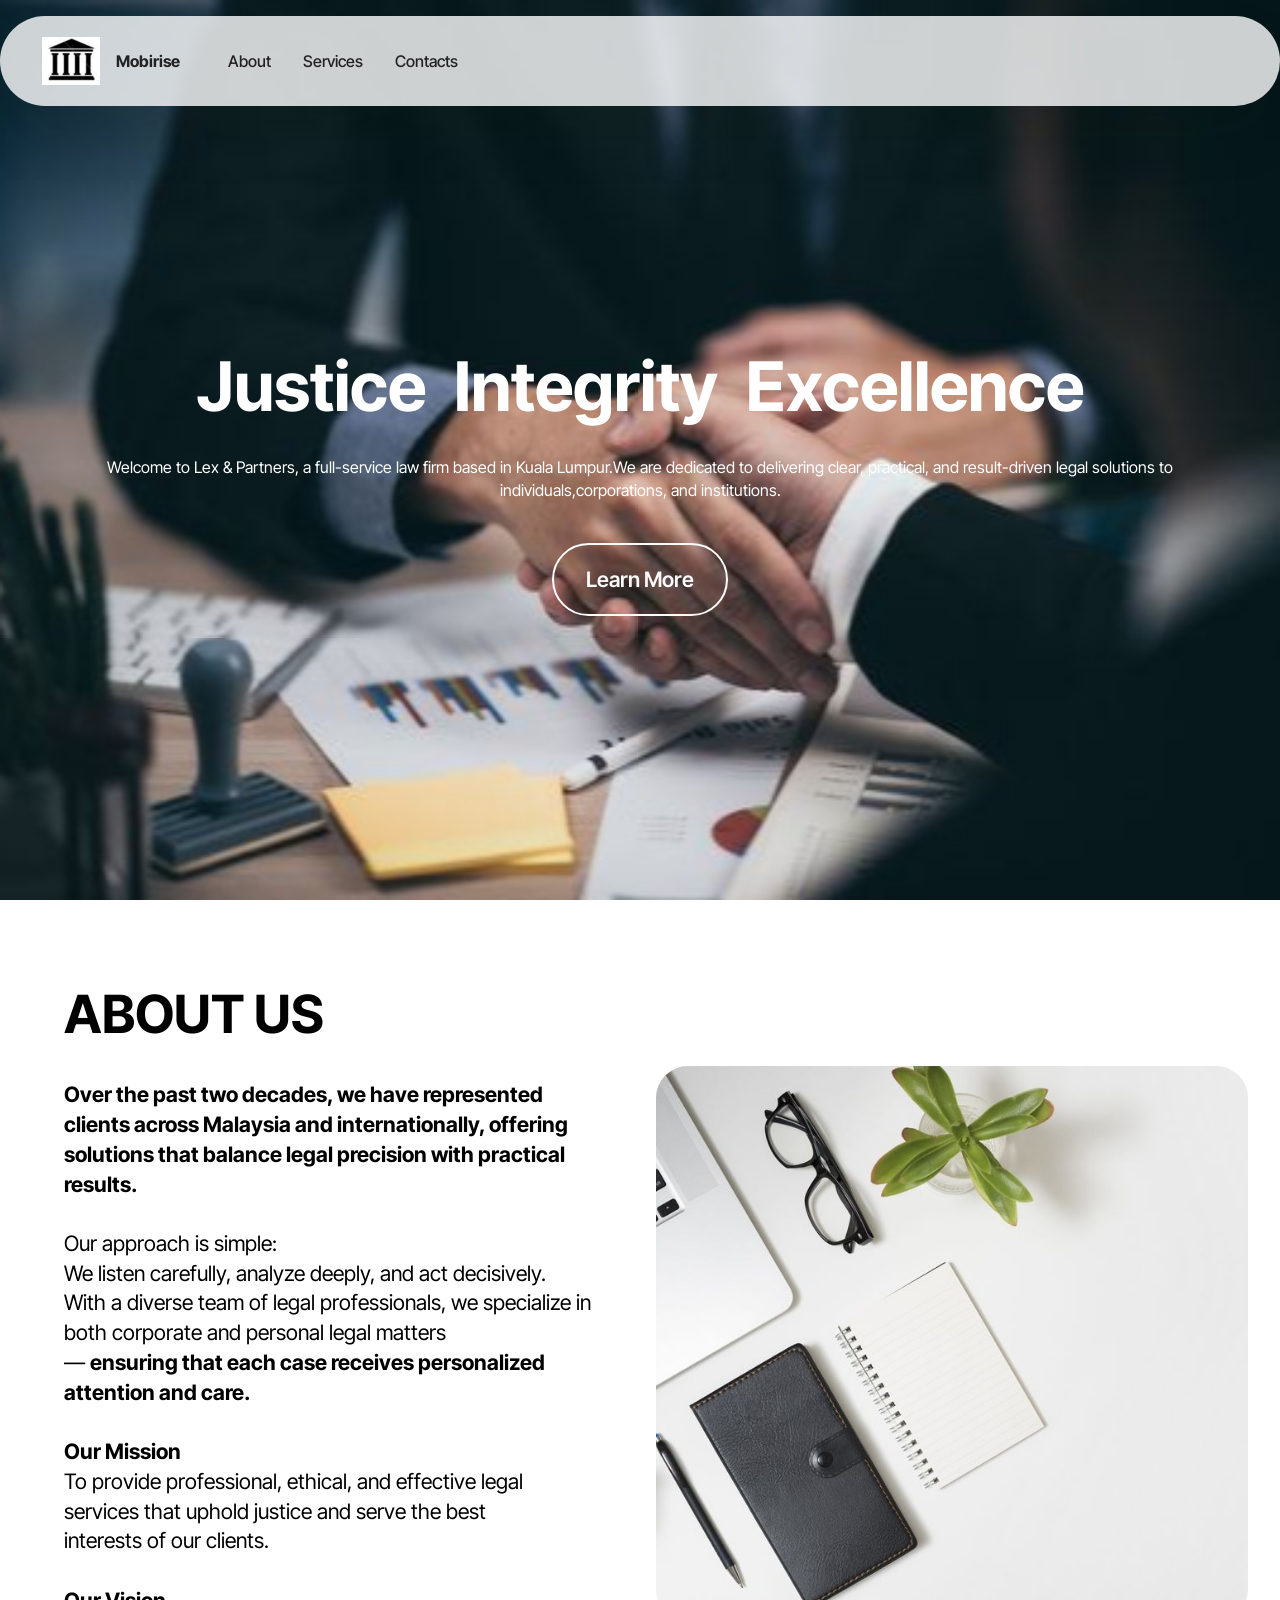
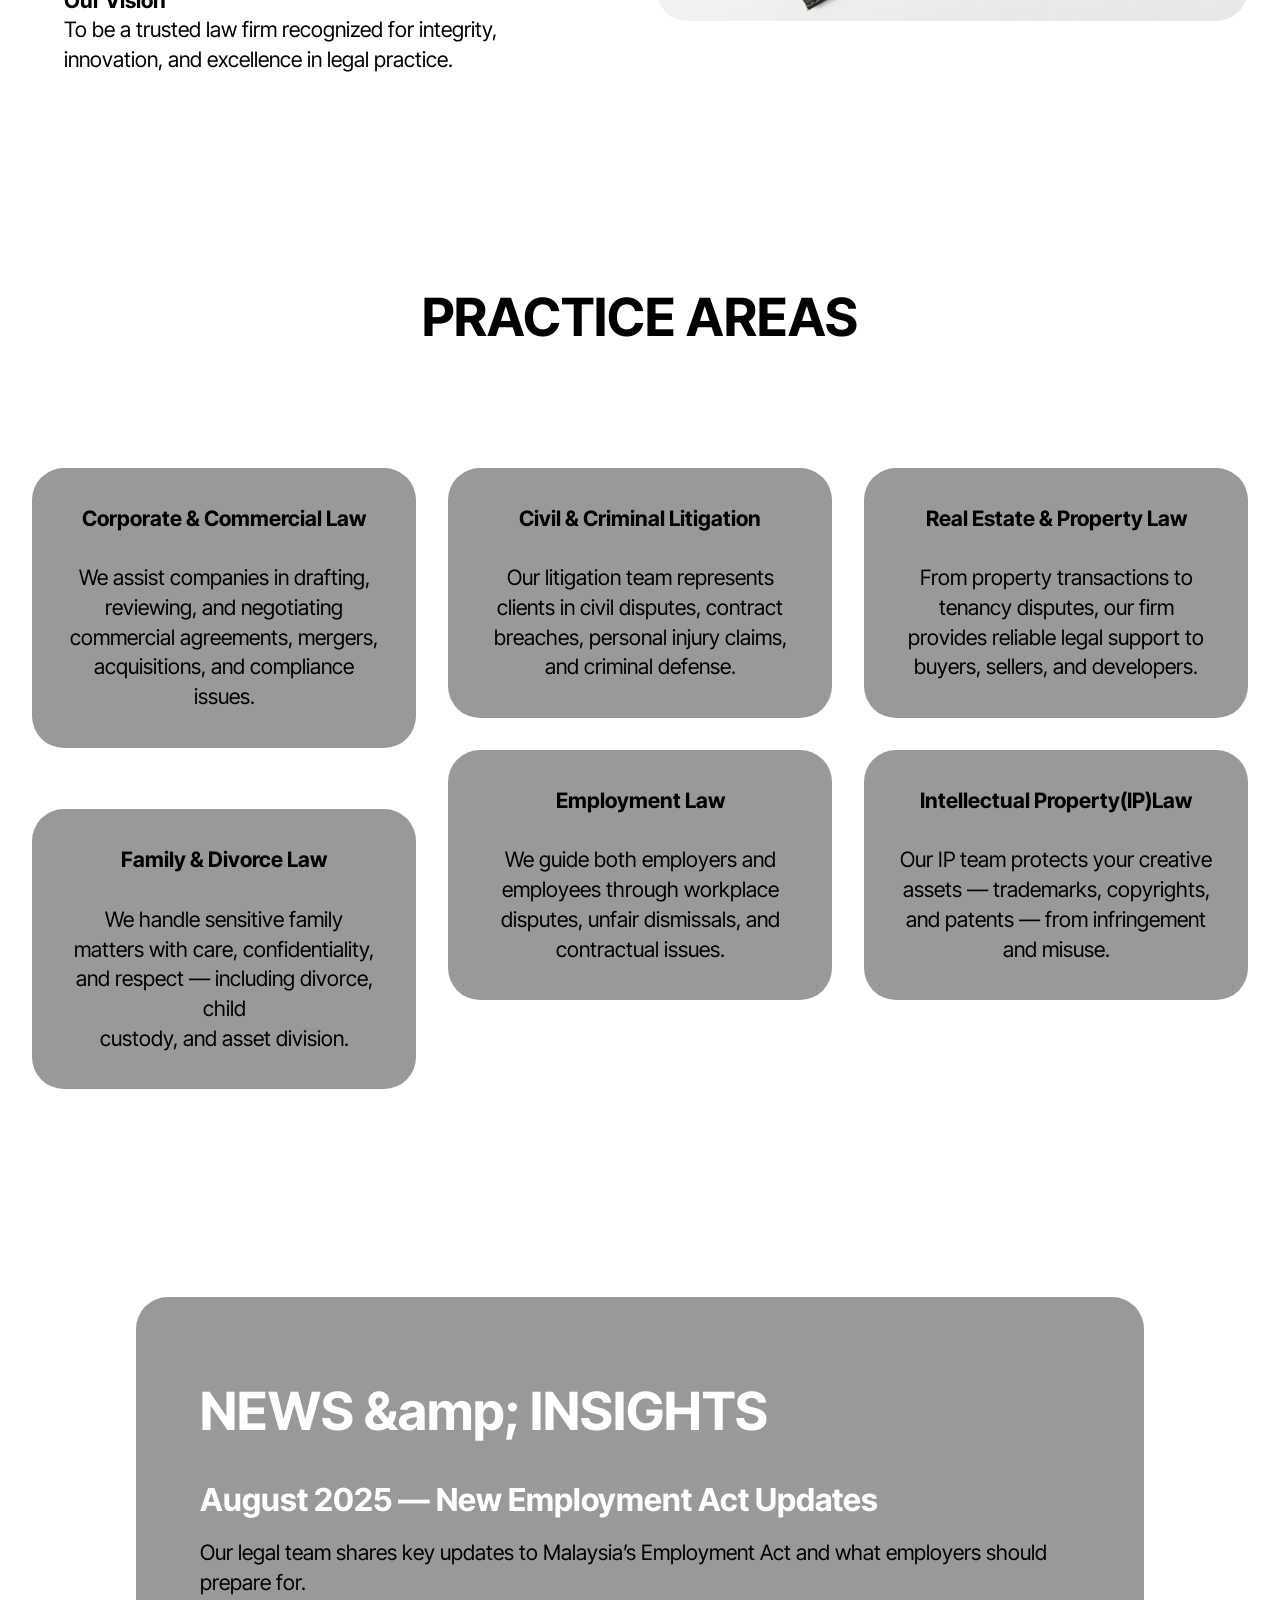
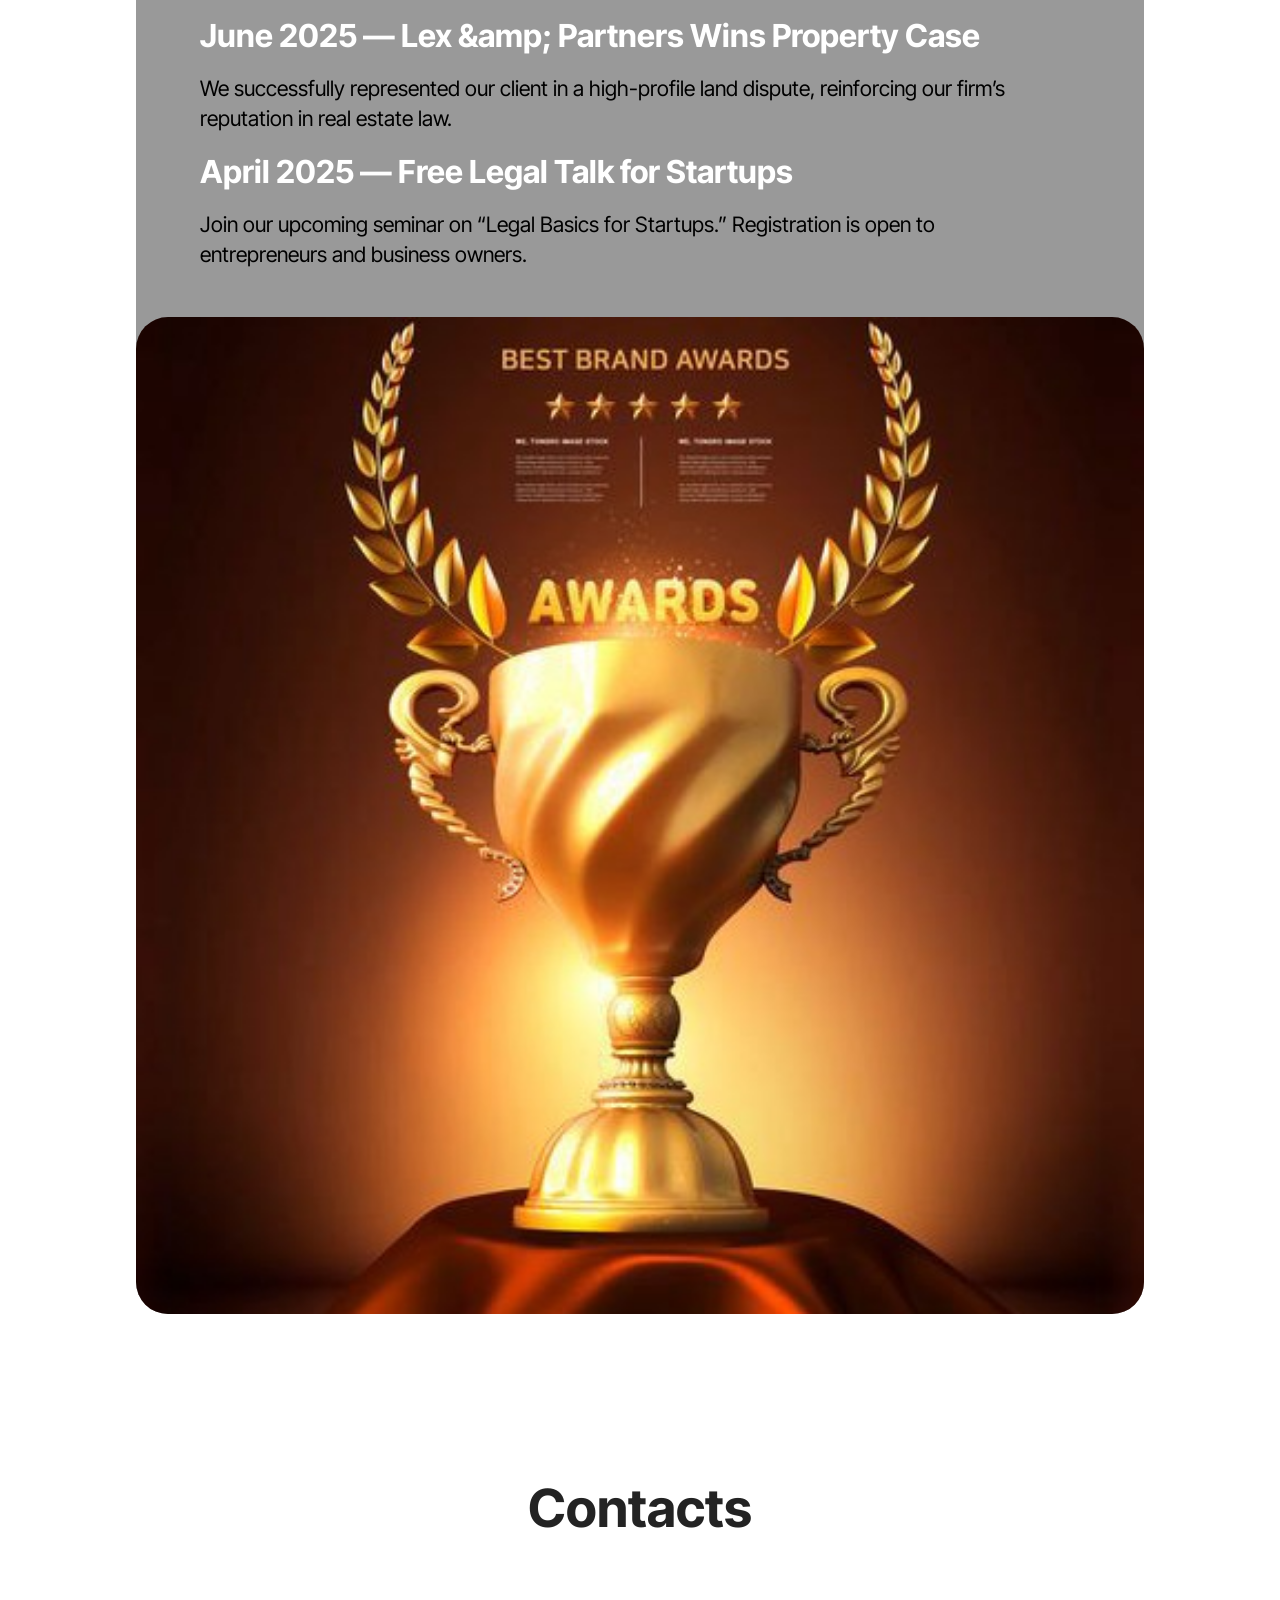
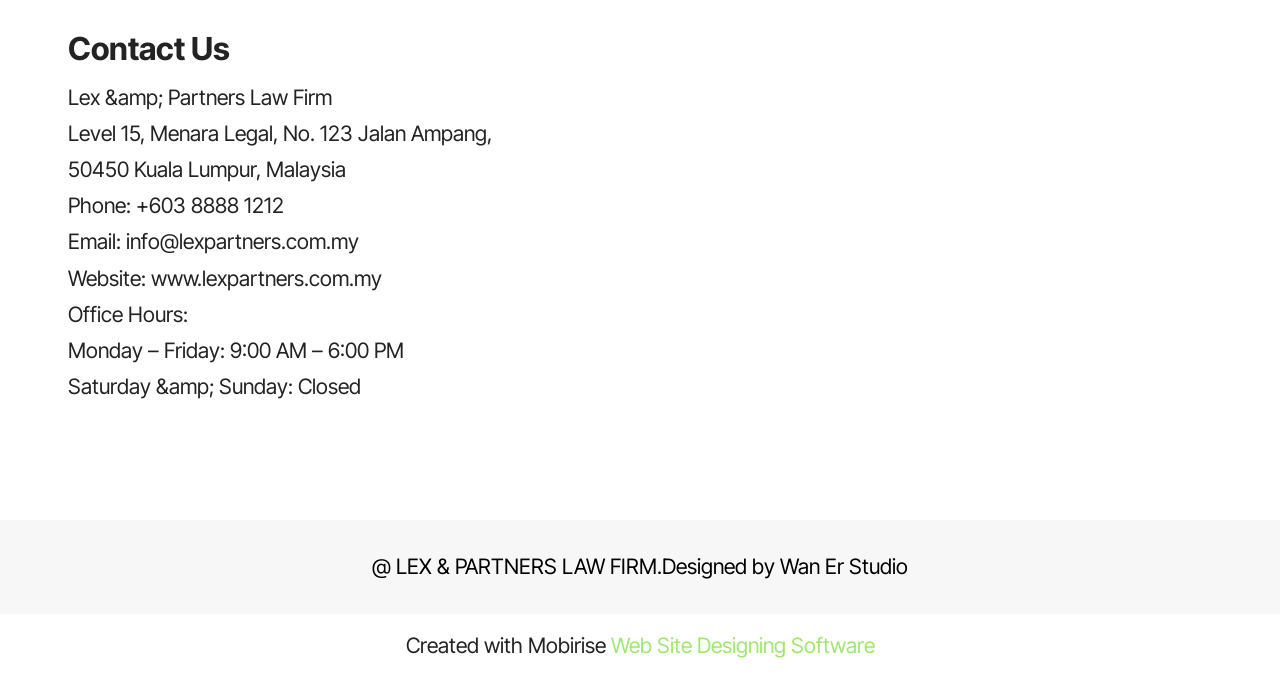
<file: index.html>
<!DOCTYPE html>
<html  >
<head>
  <!-- Site made with Mobirise Website Builder v6.1.4, https://mobirise.com -->
  <meta charset="UTF-8">
  <meta http-equiv="X-UA-Compatible" content="IE=edge">
  <meta name="generator" content="Mobirise v6.1.4, mobirise.com">
  <meta name="viewport" content="width=device-width, initial-scale=1, minimum-scale=1">
  <link rel="shortcut icon" href="assets/images/e688aae5b18f2025-10-2120e4b88be58d881.31.45-96x79.png" type="image/x-icon">
  <meta name="description" content="">
  
  
  <title>Home</title>
  <link rel="stylesheet" href="assets/web/assets/mobirise-icons2/mobirise2.css">
  <link rel="stylesheet" href="assets/bootstrap/css/bootstrap.min.css">
  <link rel="stylesheet" href="assets/parallax/jarallax.css">
  <link rel="stylesheet" href="assets/dropdown/css/style.css">
  <link rel="stylesheet" href="assets/theme/css/style.css">
  <link rel="preload" href="https://fonts.googleapis.com/css?family=Inter+Tight:100,200,300,400,500,600,700,800,900,100i,200i,300i,400i,500i,600i,700i,800i,900i&display=swap" as="style" onload="this.onload=null;this.rel='stylesheet'">
  <noscript><link rel="stylesheet" href="https://fonts.googleapis.com/css?family=Inter+Tight:100,200,300,400,500,600,700,800,900,100i,200i,300i,400i,500i,600i,700i,800i,900i&display=swap"></noscript>
  <link rel="preload" as="style" href="assets/mobirise/css/mbr-additional.css?v=xiFxvK"><link rel="stylesheet" href="assets/mobirise/css/mbr-additional.css?v=xiFxvK" type="text/css">

  
  
  
</head>
<body>
  
  <section data-bs-version="5.1" class="menu menu1 cid-uZF0cc0zAq" once="menu" id="menu01-0">
	

	<nav class="navbar navbar-dropdown navbar-fixed-top navbar-expand-lg">
		<div class="container">
			<div class="navbar-brand">
				<span class="navbar-logo">
					<a href="https://mobiri.se">
						<img src="assets/images/e688aae5b18f2025-10-2120e4b88be58d881.31.45-96x79.png" alt="Mobirise Website Builder" style="height: 3rem;">
					</a>
				</span>
				<span class="navbar-caption-wrap"><a class="navbar-caption text-black display-4" href="https://mobiri.se">Mobirise</a></span>
			</div>
			<button class="navbar-toggler" type="button" data-toggle="collapse" data-bs-toggle="collapse" data-target="#navbarSupportedContent" data-bs-target="#navbarSupportedContent" aria-controls="navbarNavAltMarkup" aria-expanded="false" aria-label="Toggle navigation">
				<div class="hamburger">
					<span></span>
					<span></span>
					<span></span>
					<span></span>
				</div>
			</button>
			<div class="collapse navbar-collapse" id="navbarSupportedContent">
				<ul class="navbar-nav nav-dropdown nav-right" data-app-modern-menu="true"><li class="nav-item">
						<a class="nav-link link text-black text-primary display-4" href="page1.html">About</a>
					</li>
					<li class="nav-item">
						<a class="nav-link link text-black text-primary display-4" href="page2.html" aria-expanded="false">Services</a>
					</li>
					<li class="nav-item">
						<a class="nav-link link text-black text-primary display-4" href="index.html#contacts02-9">Contacts</a>
					</li></ul>
				
				
			</div>
		</div>
	</nav>
</section>

<section data-bs-version="5.1" class="header16 cid-uZF0edxJl0 mbr-fullscreen mbr-parallax-background" id="header17-1">
  
  
  <div class="container-fluid">
    <div class="row">
      <div class="content-wrap col-12 col-md-12">
        <h1 class="mbr-section-title mbr-fonts-style mbr-white mb-4 display-1">
          <strong><br>Justice&nbsp; Integrity&nbsp; Excellence</strong></h1>
        
        <p class="mbr-fonts-style mbr-text mbr-white mb-4 display-4">Welcome to Lex &amp; Partners, a full-service law firm based in Kuala Lumpur.We are dedicated to delivering clear, practical, and result-driven legal solutions to individuals,corporations, and institutions.</p>
        <div class="mbr-section-btn"><a class="btn btn-white-outline display-7" href="https://mobiri.se">Learn More</a></div>
      </div>
    </div>
  </div>
</section>

<section data-bs-version="5.1" class="start article4 cid-uZF2nF1B3S" id="article04-3">
	

	
	

	<div class="container">
		<div class="row justify-content-center">
			<div class="col-12 col-md-12 col-lg-6 image-wrapper">
				<img class="w-100" src="assets/images/0.jpeg" alt="Mobirise Website Builder">
			</div>
			<div class="col-12 col-md-12 col-lg">
				<div class="text-wrapper align-left">
					<h1 class="mbr-section-title mbr-fonts-style mb-4 display-2"><strong>ABOUT US</strong></h1>
					<p class="mbr-text mbr-fonts-style mb-4 display-7"><strong>Over the past two decades, we have represented clients across Malaysia and internationally, offering</strong><br><strong>solutions that balance legal precision with practical results.</strong><strong><br></strong><br>Our approach is simple:<br>We listen carefully, analyze deeply, and act decisively.<br>With a diverse team of legal professionals, we specialize in both corporate and personal legal matters<br>— <strong>ensuring that each case receives personalized attention and care.</strong><br><br><strong>Our Mission</strong><br>To provide professional, ethical, and effective legal services that uphold justice and serve the best<br>interests of our clients.<br><br><strong>Our Vision</strong><br>To be a trusted law firm recognized for integrity, innovation, and excellence in legal practice.<br>
					</p>
					
				</div>
			</div>
		</div>
	</div>
</section>

<section data-bs-version="5.1" class="people04 cid-uZF7AALtJb" id="people04-7">
	
	
	<div class="container">
		<div class="row mb-5 justify-content-center">
			<div class="col-12 mb-0 content-head">
				<h3 class="mbr-section-title mbr-fonts-style align-center mb-0 display-2"><strong>PRACTICE AREAS</strong><br><strong><br></strong></h3>
				
			</div>
		</div>
		<div class="row mbr-masonry" data-masonry="{&quot;percentPosition&quot;: true }">
			<div class="item features-without-image col-12 col-md-6 col-lg-4 active">
				<div class="item-wrapper">
					<div class="card-box align-left">
						<p class="card-text mbr-fonts-style display-7"><strong>Corporate &amp; Commercial Law<br></strong><br>We assist companies in drafting, reviewing, and negotiating commercial agreements, mergers,<br>acquisitions, and compliance issues.</p>
						
						
					</div>
				</div>
			</div>
			<div class="item features-without-image col-12 col-md-6 col-lg-4">
				<div class="item-wrapper">
					<div class="card-box align-left">
						<p class="card-text mbr-fonts-style display-7"><strong>Civil &amp; Criminal Litigation</strong><br><br>Our litigation team represents clients in civil disputes, contract breaches, personal injury claims, and criminal defense.<strong><br></strong></p>
						
						
					</div>
				</div>
			</div>
			<div class="item features-without-image col-12 col-md-6 col-lg-4">
				<div class="item-wrapper">
					<div class="card-box align-left">
						<p class="card-text mbr-fonts-style display-7"><strong>Real Estate &amp; Property Law<br></strong><br>From property transactions to tenancy disputes, our firm provides reliable legal support to buyers, sellers, and developers.</p>
						
						
					</div>
				</div>
			</div>
			<div class="item features-without-image col-12 col-md-6 col-lg-4">
				<div class="item-wrapper">
					<div class="card-box align-left">
						<p class="card-text mbr-fonts-style display-7"><strong>Employment Law<br></strong><br>We guide both employers and employees through workplace disputes, unfair dismissals, and contractual issues.</p>
						
						
					</div>
				</div>
			</div>
			<div class="item features-without-image col-12 col-md-6 col-lg-4">
				<div class="item-wrapper">
					<div class="card-box align-left">
						<p class="card-text mbr-fonts-style display-7"><strong>Intellectual Property</strong><strong>(IP)</strong><strong>Law</strong><br><strong><br></strong>Our IP team protects your creative assets — trademarks, copyrights, and patents — from infringement<br>and misuse.</p>
						
						
					</div>
				</div>
			</div>
			<div class="item features-without-image col-12 col-md-6 col-lg-4">
				<div class="item-wrapper">
					<div class="card-box align-left">
						<p class="card-text mbr-fonts-style display-7"><strong>Family &amp; Divorce Law</strong><br><strong><br></strong>We handle sensitive family matters with care, confidentiality, and respect — including divorce, child<br>custody, and asset division.</p>
						
						
					</div>
				</div>
			</div>
		</div>
	</div>
</section>

<section data-bs-version="5.1" class="article9 cid-v0dTT51vbX" id="article09-a">
  

  
  
  <div class="container">
    <div class="row justify-content-center">
      <div class="card col-md-12 col-lg-10">
        <div class="card-wrapper">
          <div class="card-content-text">
            <h3 class="card-title mbr-fonts-style mbr-white mt-3 mb-4 display-2"><strong>NEWS &amp;amp; INSIGHTS</strong></h3>
          <div class="row card-box align-left">
            <div class="item features-without-image col-12">
              <div class="item-wrapper">
                <h4 class="mbr-section-subtitle mbr-fonts-style mb-3 display-5"><strong>August 2025 — New Employment Act Updates</strong></h4>
                <p class="mbr-text mbr-fonts-style display-7">Our legal team shares key updates to Malaysia’s Employment Act and what employers should prepare for.<br>
                </p>
              </div>
            </div>
            <div class="item features-without-image col-12">
              <div class="item-wrapper">
                <h4 class="mbr-section-subtitle mbr-fonts-style mb-3 display-5"><strong>June 2025 — Lex &amp;amp; Partners Wins Property Case</strong></h4>
                <p class="mbr-text mbr-fonts-style display-7">We successfully represented our client in a high-profile land dispute, reinforcing our firm’s reputation in real estate law.<br>
                </p>
              </div>
            </div>
            <div class="item features-without-image col-12">
              <div class="item-wrapper">
                <h4 class="mbr-section-subtitle mbr-fonts-style mb-3 display-5"><strong>April 2025 — Free Legal Talk for Startups</strong></h4>
                <p class="mbr-text mbr-fonts-style display-7">Join our upcoming seminar on “Legal Basics for Startups.” Registration is open to entrepreneurs and business owners.<br>
                </p>
              </div>
            </div>
          </div>
          </div>
          <div class="image-wrapper d-flex justify-content-center mt-3">
            <img src="assets/images/e5a596e7898c-454x600.jpeg" alt="Mobirise Website Builder">
          </div>
        </div>
      </div>
    </div>
  </div>
</section>

<section data-bs-version="5.1" class="contacts02 map1 cid-v0dTush2DK" id="contacts02-9">

    

    
    <div class="container">
        <div class="row justify-content-center">
            <div class="col-12 content-head">
                <div class="mbr-section-head mb-5">
                    <h3 class="mbr-section-title mbr-fonts-style align-center mb-0 display-2">
                        <strong>Contacts</strong>
                    </h3>
                    
                </div>
            </div>
        </div>
        <div class="row justify-content-center">
            <div class="card col-12 col-md-12 col-lg-6">
                <div class="card-wrapper">
                    <div class="text-wrapper">
                        <h5 class="cardTitle mbr-fonts-style mb-2 display-5">
                            <strong>Contact Us</strong>
                        </h5>
                        <ul class="list mbr-fonts-style display-7">
                            <li class="mbr-text item-wrap">Lex &amp;amp; Partners Law Firm</li><li class="mbr-text item-wrap">Level 15, Menara Legal, No. 123 Jalan Ampang,</li><li class="mbr-text item-wrap">50450 Kuala Lumpur, Malaysia</li><li class="mbr-text item-wrap">Phone: +603 8888 1212</li><li class="mbr-text item-wrap">Email: info@lexpartners.com.my</li><li class="mbr-text item-wrap">Website: www.lexpartners.com.my</li><li class="mbr-text item-wrap">Office Hours:</li><li class="mbr-text item-wrap">Monday – Friday: 9:00 AM – 6:00 PM</li><li class="mbr-text item-wrap">Saturday &amp;amp; Sunday: Closed</li>
                        </ul>
                    </div>
                </div>
            </div>
            <div class="map-wrapper col-md-12 col-lg-6">
                <div class="google-map"><iframe frameborder="0" style="border:0" src="https://www.google.com/maps/embed?pb=!1m14!1m8!1m3!1d6045.3003145248895!2d-73.9884657!3d40.7477229!3m2!1i1024!2i768!4f13.1!3m3!1m2!1s0x89c259a9ac1f1b85%3A0x7e33d1c0e7af3be4!2zMzUwIDV0aCBBdmUsIE5ldyBZb3JrLCBOWSAxMDExOCwg0KHQqNCQ!5e0!3m2!1sru!2sru!4v1689597362021!5m2!1sen!2sen" allowfullscreen=""></iframe></div>
            </div>
        </div>
    </div>
</section>

<section data-bs-version="5.1" class="footer4 cid-v0eIlWqM98" once="footers" id="footer04-b">

    

    

    <div class="container">
        <div class="media-container-row align-center mbr-white">
            <div class="col-12">
                <p class="mbr-text mb-0 mbr-fonts-style display-7">@ LEX &amp; PARTNERS LAW FIRM.Designed by Wan Er Studio<br></p>
            </div>
        </div>
    </div>
</section><section class="display-7" style="padding: 0;align-items: center;justify-content: center;flex-wrap: wrap;    align-content: center;display: flex;position: relative;height: 4rem;"><a href="https://mobiri.se/4250569" style="flex: 1 1;height: 4rem;position: absolute;width: 100%;z-index: 1;"><img alt="Mobirise.com" style="height: 4rem;" src="[data-uri]"></a><p style="margin: 0;text-align: center;" class="display-7">Created with Mobirise &#8204;</p><a style="z-index:1" href="https://mobirise.com/website-design-software.html">Web Site Designing Software</a></section><script src="assets/bootstrap/js/bootstrap.bundle.min.js"></script>  <script src="assets/parallax/jarallax.js"></script>  <script src="assets/smoothscroll/smooth-scroll.js"></script>  <script src="assets/ytplayer/index.js"></script>  <script src="assets/dropdown/js/navbar-dropdown.js"></script>  <script src="assets/masonry/masonry.pkgd.min.js"></script>  <script src="assets/imagesloaded/imagesloaded.pkgd.min.js"></script>  <script src="assets/theme/js/script.js"></script>  
  
  
</body>
</html>
</file>
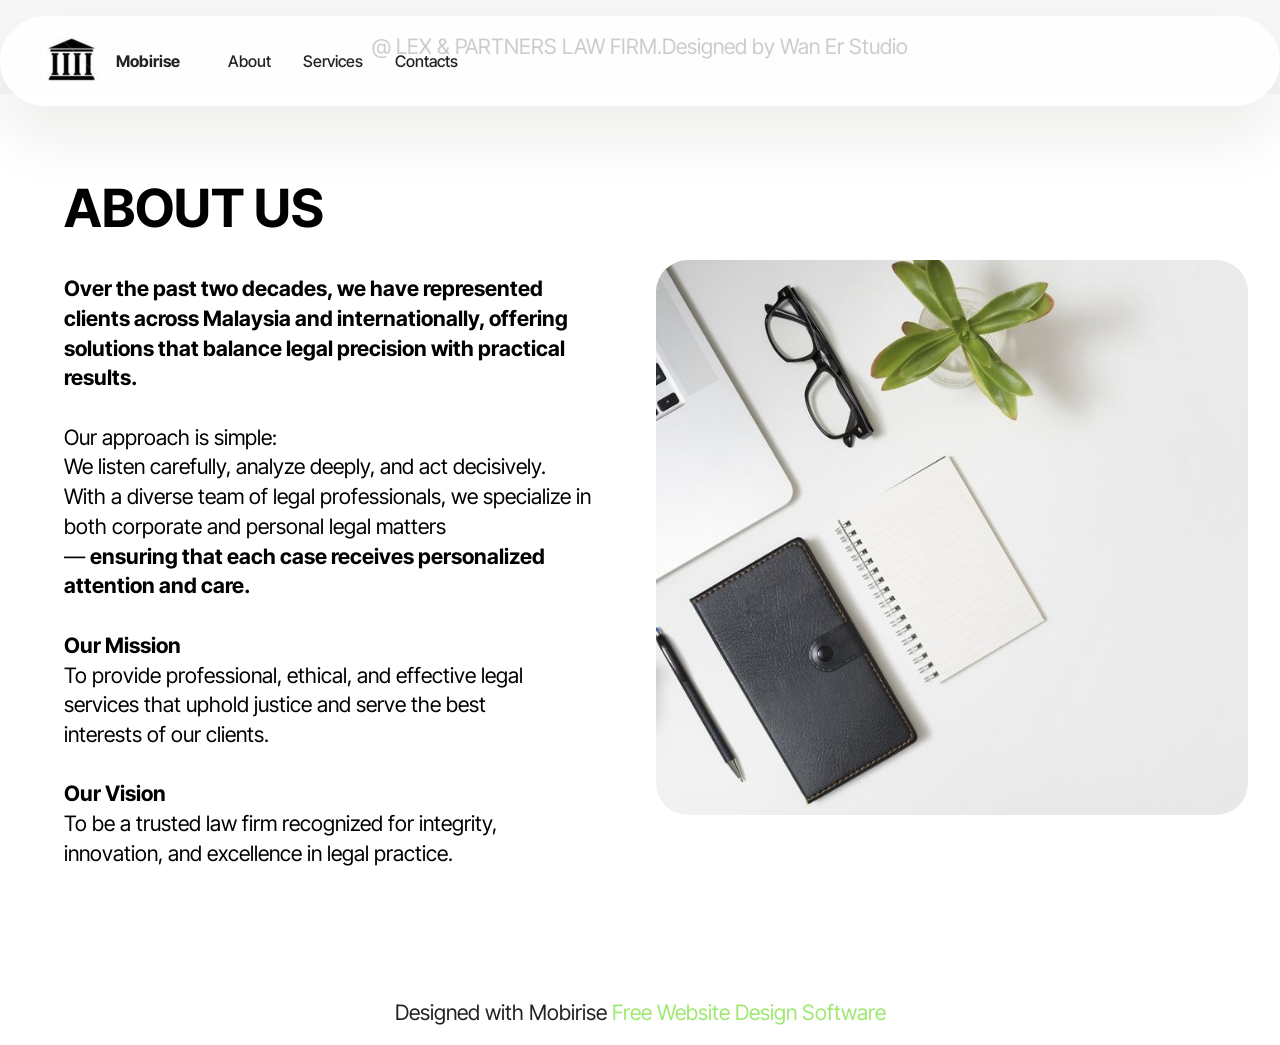
<file: page1.html>
<!DOCTYPE html>
<html  >
<head>
  <!-- Site made with Mobirise Website Builder v6.1.4, https://mobirise.com -->
  <meta charset="UTF-8">
  <meta http-equiv="X-UA-Compatible" content="IE=edge">
  <meta name="generator" content="Mobirise v6.1.4, mobirise.com">
  <meta name="viewport" content="width=device-width, initial-scale=1, minimum-scale=1">
  <link rel="shortcut icon" href="assets/images/e688aae5b18f2025-10-2120e4b88be58d881.31.45-96x79.png" type="image/x-icon">
  <meta name="description" content="">
  
  
  <title>about</title>
  <link rel="stylesheet" href="assets/web/assets/mobirise-icons2/mobirise2.css">
  <link rel="stylesheet" href="assets/bootstrap/css/bootstrap.min.css">
  <link rel="stylesheet" href="assets/dropdown/css/style.css">
  <link rel="stylesheet" href="assets/theme/css/style.css">
  <link rel="preload" href="https://fonts.googleapis.com/css?family=Inter+Tight:100,200,300,400,500,600,700,800,900,100i,200i,300i,400i,500i,600i,700i,800i,900i&display=swap" as="style" onload="this.onload=null;this.rel='stylesheet'">
  <noscript><link rel="stylesheet" href="https://fonts.googleapis.com/css?family=Inter+Tight:100,200,300,400,500,600,700,800,900,100i,200i,300i,400i,500i,600i,700i,800i,900i&display=swap"></noscript>
  <link rel="preload" as="style" href="assets/mobirise/css/mbr-additional.css?v=koozXv"><link rel="stylesheet" href="assets/mobirise/css/mbr-additional.css?v=koozXv" type="text/css">

  
  
  
</head>
<body>
  
  <section data-bs-version="5.1" class="menu menu1 cid-uZF0cc0zAq" once="menu" id="menu01-c">
	

	<nav class="navbar navbar-dropdown navbar-fixed-top navbar-expand-lg">
		<div class="container">
			<div class="navbar-brand">
				<span class="navbar-logo">
					<a href="https://mobiri.se">
						<img src="assets/images/e688aae5b18f2025-10-2120e4b88be58d881.31.45-96x79.png" alt="Mobirise Website Builder" style="height: 3rem;">
					</a>
				</span>
				<span class="navbar-caption-wrap"><a class="navbar-caption text-black display-4" href="https://mobiri.se">Mobirise</a></span>
			</div>
			<button class="navbar-toggler" type="button" data-toggle="collapse" data-bs-toggle="collapse" data-target="#navbarSupportedContent" data-bs-target="#navbarSupportedContent" aria-controls="navbarNavAltMarkup" aria-expanded="false" aria-label="Toggle navigation">
				<div class="hamburger">
					<span></span>
					<span></span>
					<span></span>
					<span></span>
				</div>
			</button>
			<div class="collapse navbar-collapse" id="navbarSupportedContent">
				<ul class="navbar-nav nav-dropdown nav-right" data-app-modern-menu="true"><li class="nav-item">
						<a class="nav-link link text-black text-primary display-4" href="page1.html">About</a>
					</li>
					<li class="nav-item">
						<a class="nav-link link text-black text-primary display-4" href="page2.html" aria-expanded="false">Services</a>
					</li>
					<li class="nav-item">
						<a class="nav-link link text-black text-primary display-4" href="index.html#contacts02-9">Contacts</a>
					</li></ul>
				
				
			</div>
		</div>
	</nav>
</section>

<section data-bs-version="5.1" class="footer4 cid-v0eIlWqM98" once="footers" id="footer04-d">

    

    

    <div class="container">
        <div class="media-container-row align-center mbr-white">
            <div class="col-12">
                <p class="mbr-text mb-0 mbr-fonts-style display-7">@ LEX &amp; PARTNERS LAW FIRM.Designed by Wan Er Studio<br></p>
            </div>
        </div>
    </div>
</section>

<section data-bs-version="5.1" class="start article4 cid-v0eKGOj9I0" id="article04-f">
	

	
	

	<div class="container">
		<div class="row justify-content-center">
			<div class="col-12 col-md-12 col-lg-6 image-wrapper">
				<img class="w-100" src="assets/images/0.jpeg" alt="Mobirise Website Builder">
			</div>
			<div class="col-12 col-md-12 col-lg">
				<div class="text-wrapper align-left">
					<h1 class="mbr-section-title mbr-fonts-style mb-4 display-2"><strong>ABOUT US</strong></h1>
					<p class="mbr-text mbr-fonts-style mb-4 display-7"><strong>Over the past two decades, we have represented clients across Malaysia and internationally, offering</strong><br><strong>solutions that balance legal precision with practical results.</strong><strong><br></strong><br>Our approach is simple:<br>We listen carefully, analyze deeply, and act decisively.<br>With a diverse team of legal professionals, we specialize in both corporate and personal legal matters<br>— <strong>ensuring that each case receives personalized attention and care.</strong><br><br><strong>Our Mission</strong><br>To provide professional, ethical, and effective legal services that uphold justice and serve the best<br>interests of our clients.<br><br><strong>Our Vision</strong><br>To be a trusted law firm recognized for integrity, innovation, and excellence in legal practice.<br>
					</p>
					
				</div>
			</div>
		</div>
	</div>
</section><section class="display-7" style="padding: 0;align-items: center;justify-content: center;flex-wrap: wrap;    align-content: center;display: flex;position: relative;height: 4rem;"><a href="https://mobiri.se/4250569" style="flex: 1 1;height: 4rem;position: absolute;width: 100%;z-index: 1;"><img alt="Mobirise.com" style="height: 4rem;" src="[data-uri]"></a><p style="margin: 0;text-align: center;" class="display-7">Designed with Mobirise &#8204;</p><a style="z-index:1" href="https://mobirise.com/website-design-software.html">Free Website Design Software</a></section><script src="assets/bootstrap/js/bootstrap.bundle.min.js"></script>  <script src="assets/smoothscroll/smooth-scroll.js"></script>  <script src="assets/ytplayer/index.js"></script>  <script src="assets/dropdown/js/navbar-dropdown.js"></script>  <script src="assets/theme/js/script.js"></script>  
  
  
</body>
</html>
</file>
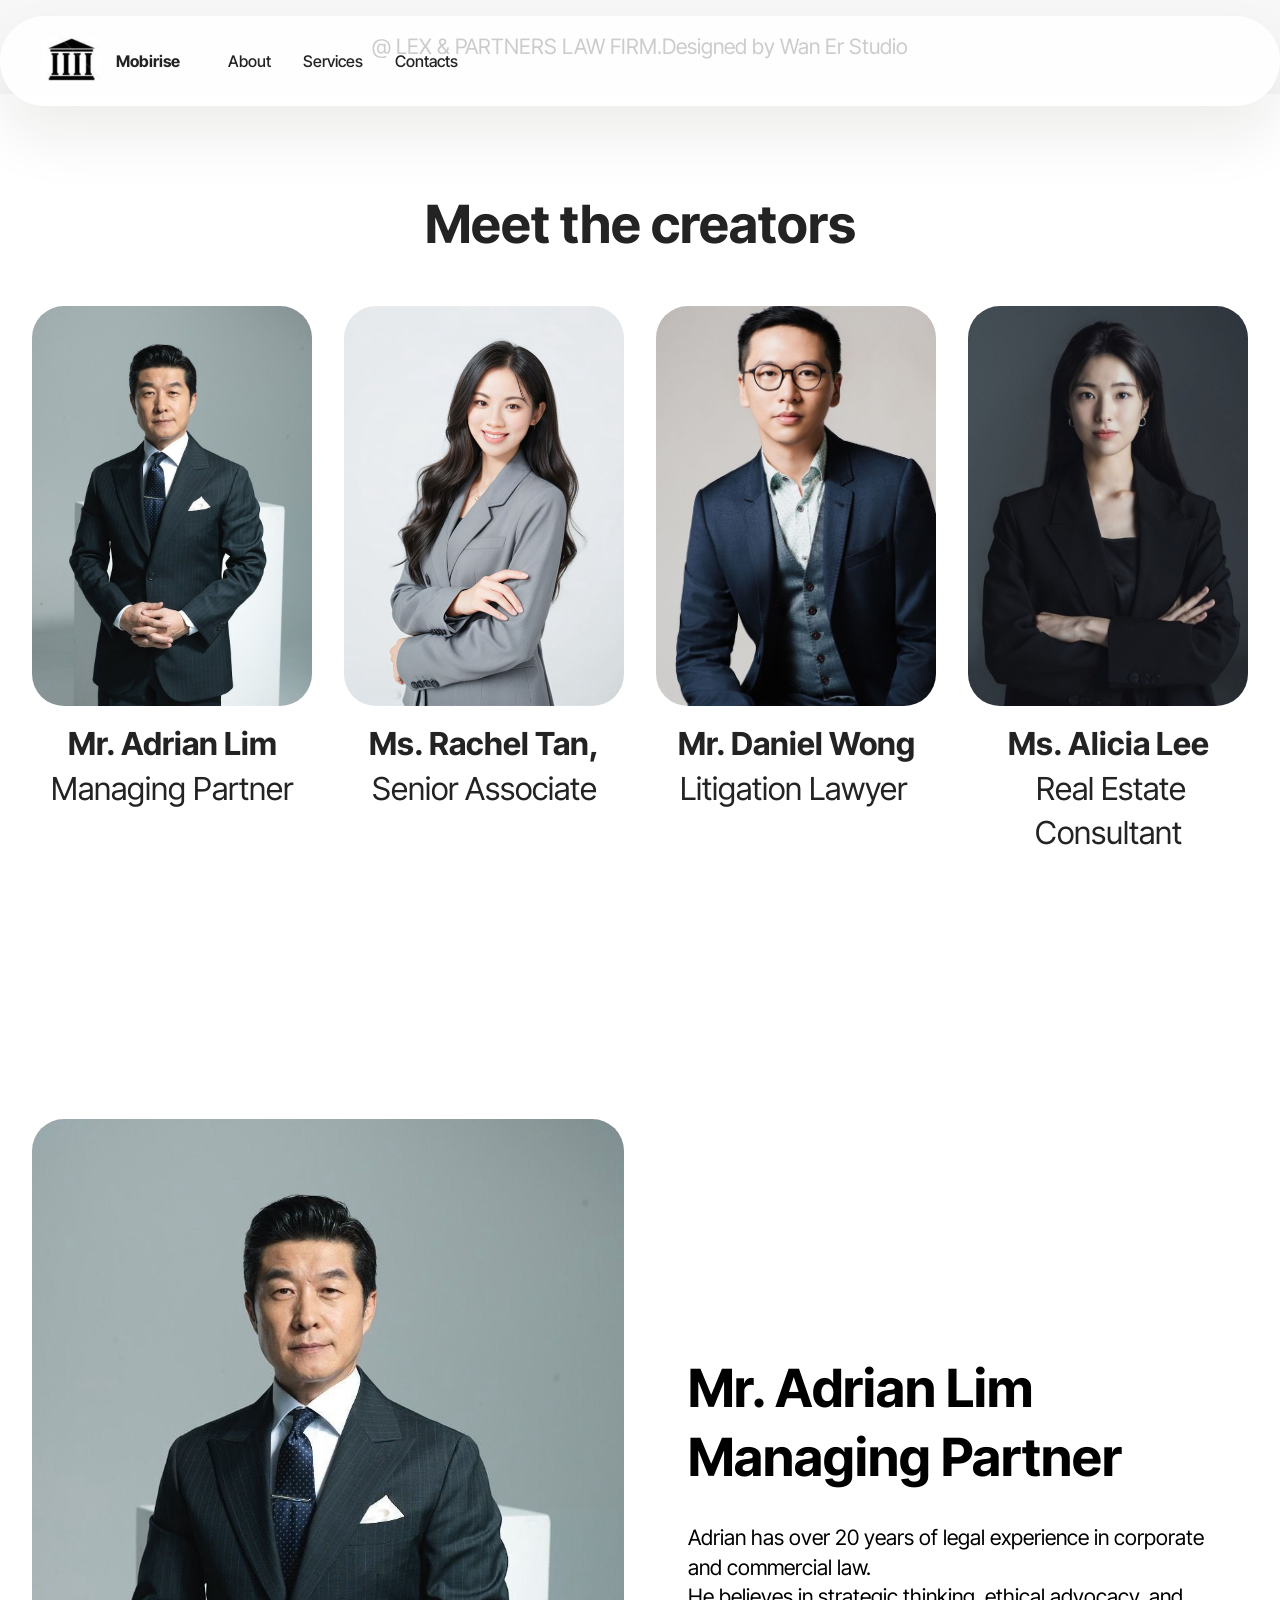
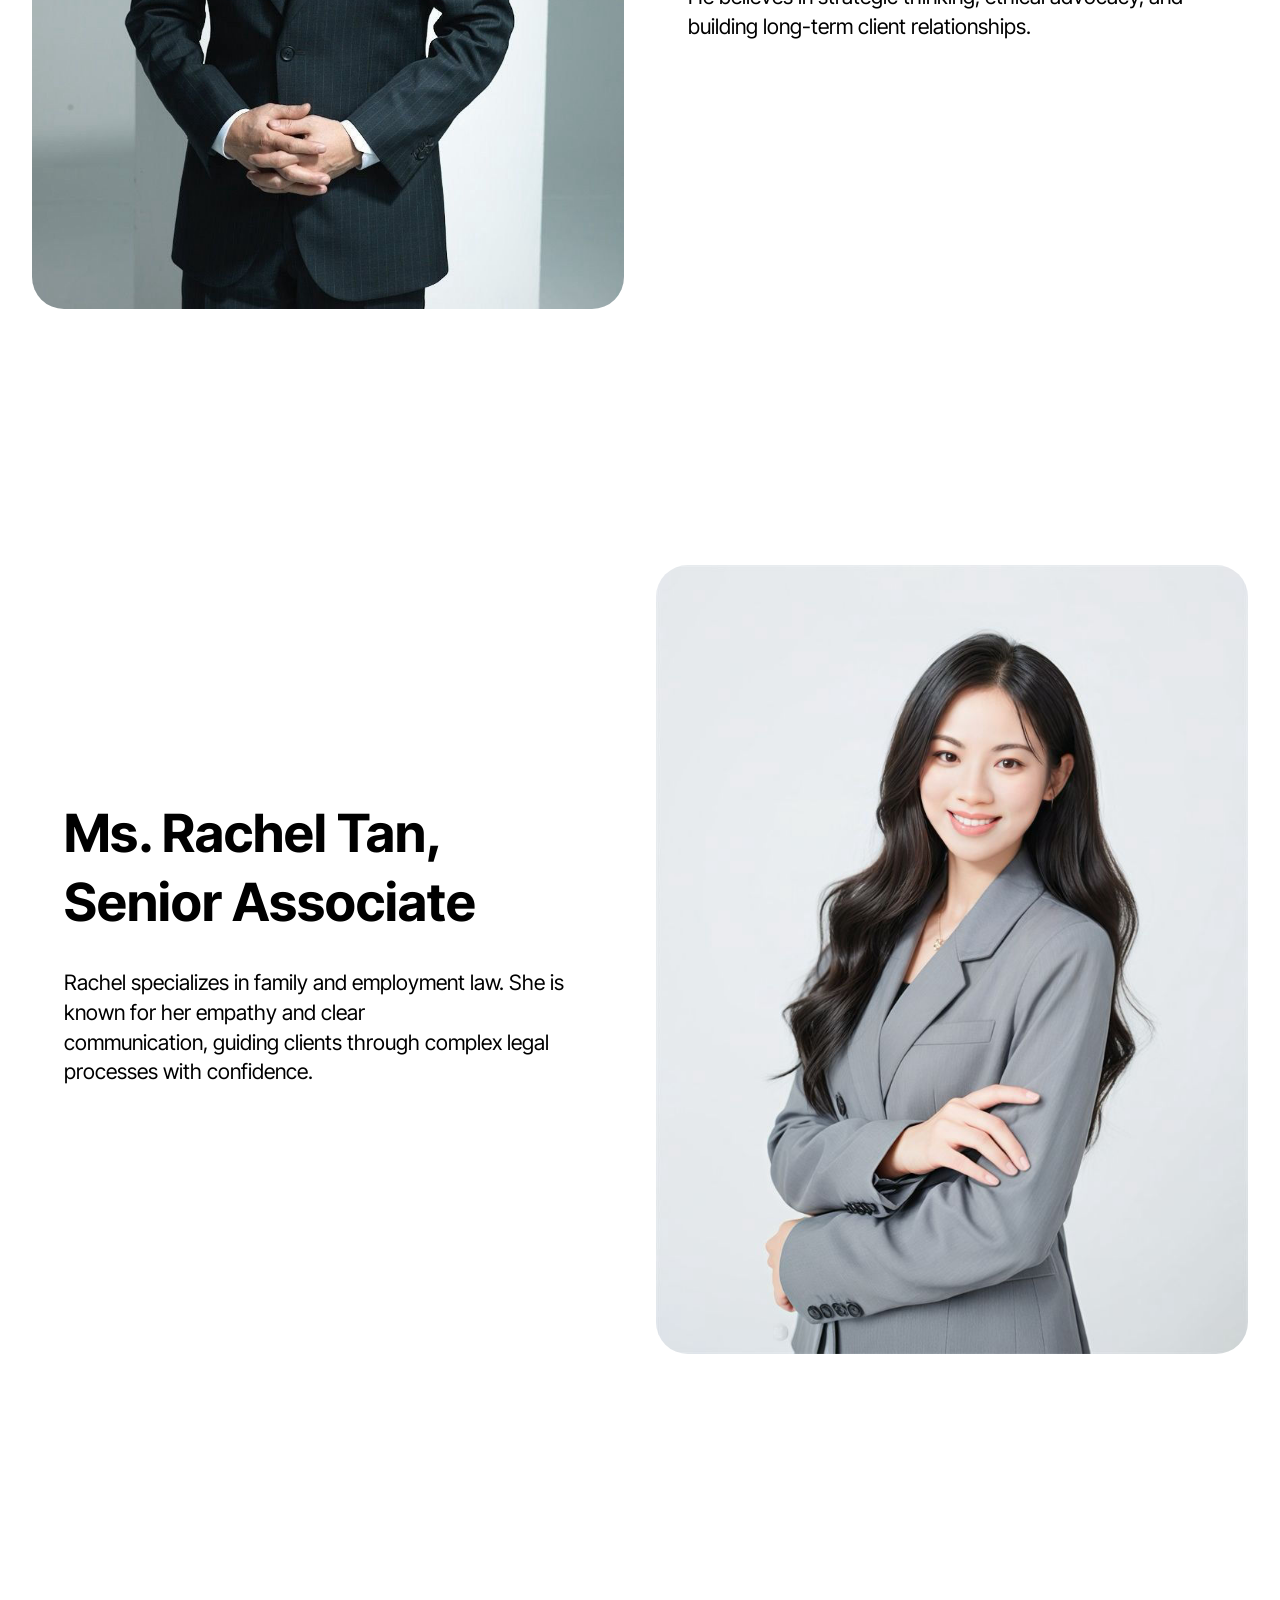
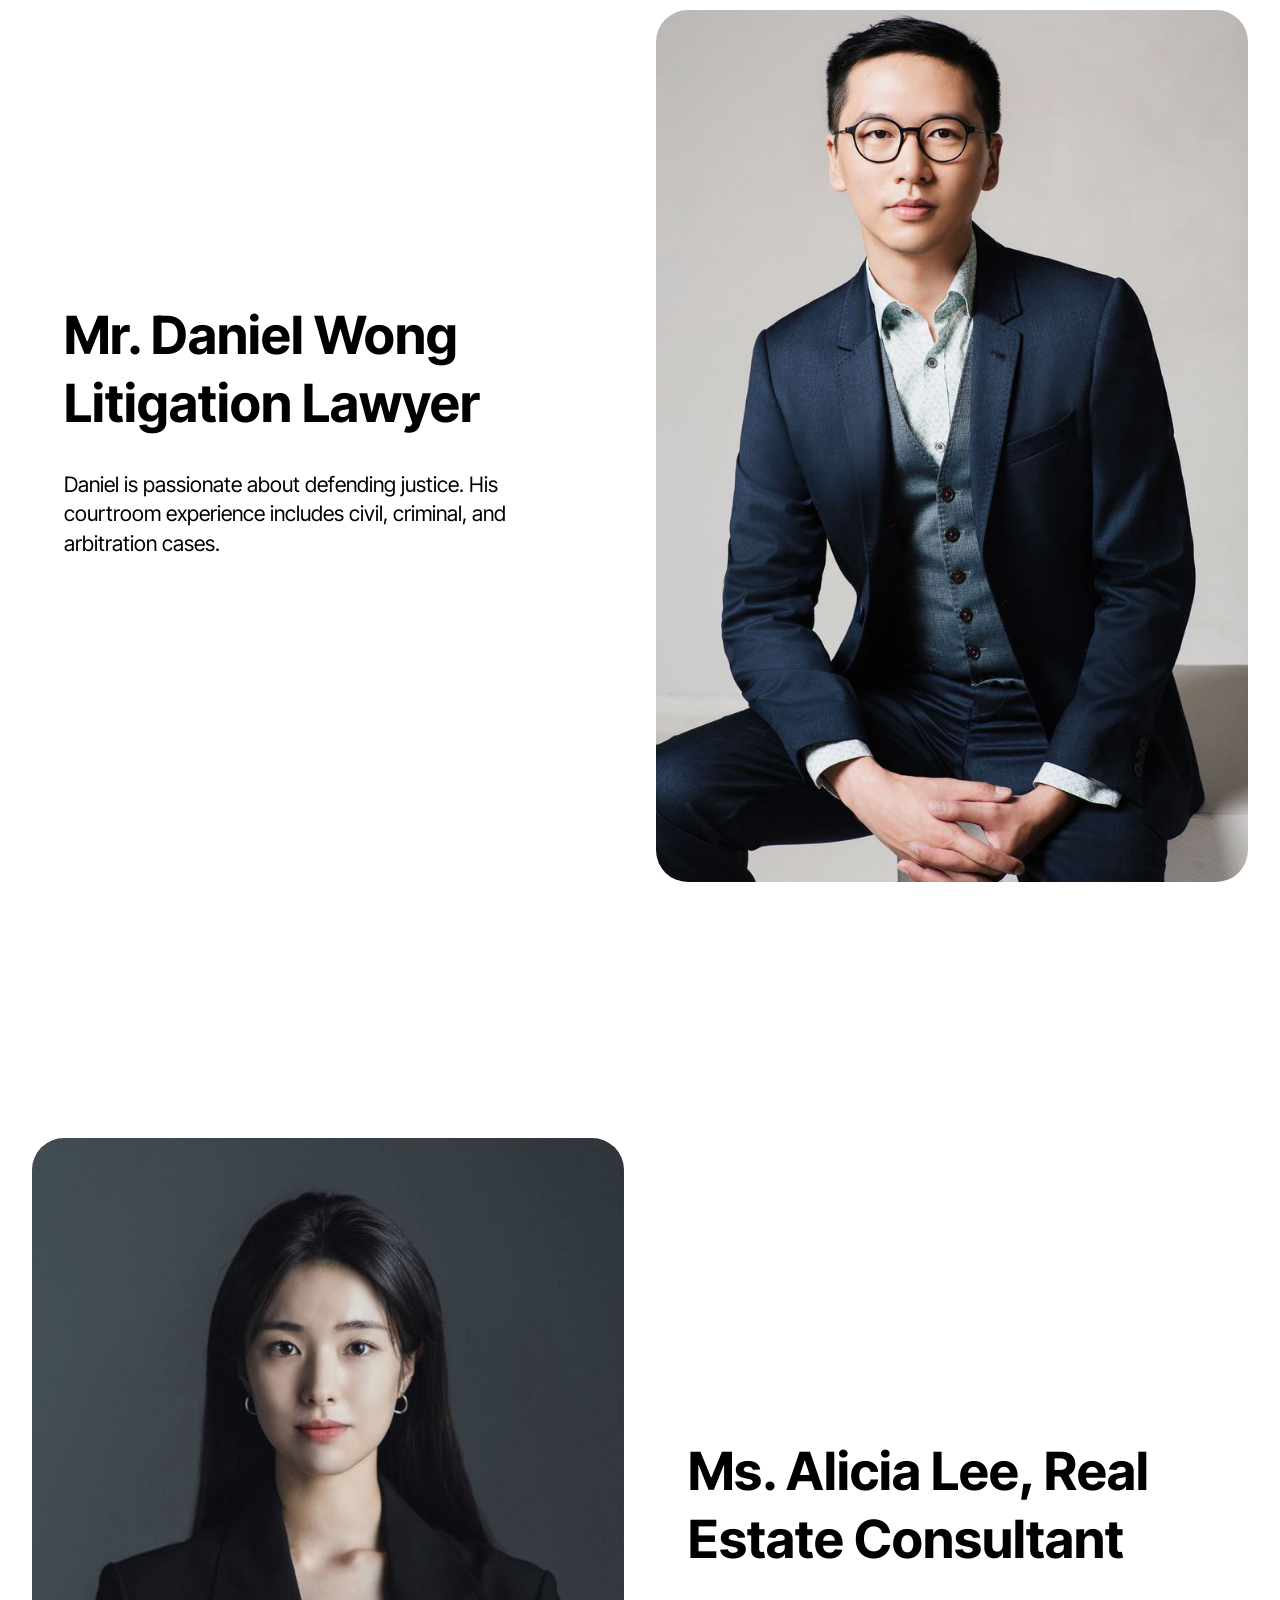
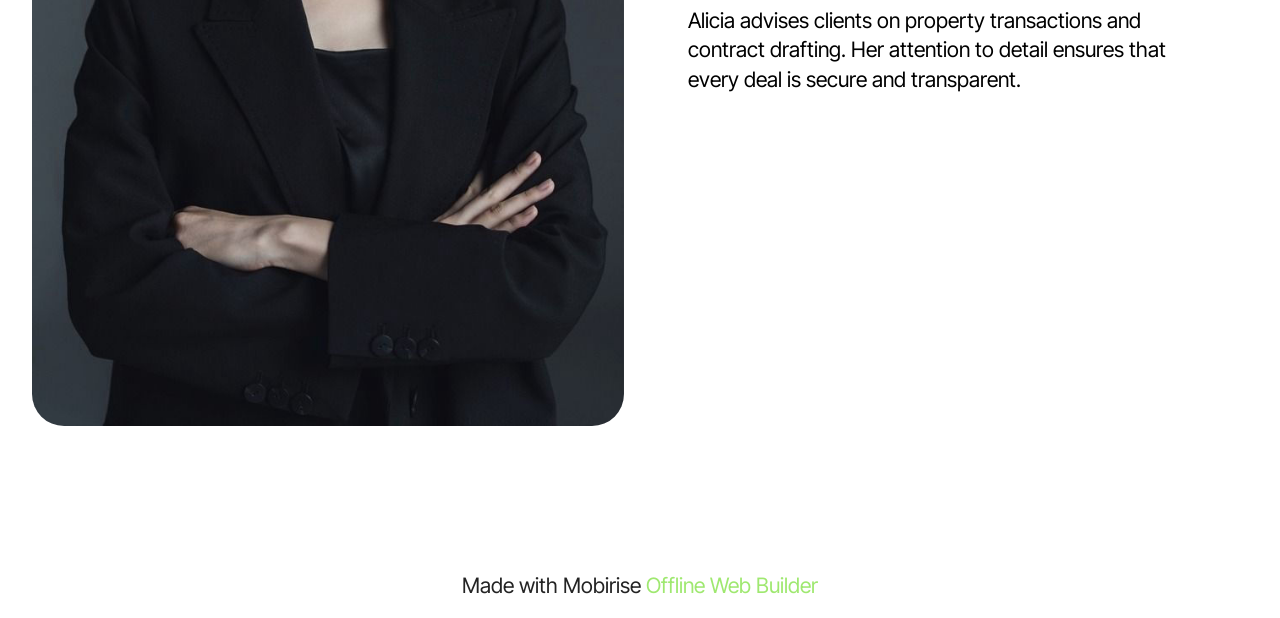
<file: page2.html>
<!DOCTYPE html>
<html  >
<head>
  <!-- Site made with Mobirise Website Builder v6.1.4, https://mobirise.com -->
  <meta charset="UTF-8">
  <meta http-equiv="X-UA-Compatible" content="IE=edge">
  <meta name="generator" content="Mobirise v6.1.4, mobirise.com">
  <meta name="viewport" content="width=device-width, initial-scale=1, minimum-scale=1">
  <link rel="shortcut icon" href="assets/images/e688aae5b18f2025-10-2120e4b88be58d881.31.45-96x79.png" type="image/x-icon">
  <meta name="description" content="">
  
  
  <title>sev</title>
  <link rel="stylesheet" href="assets/web/assets/mobirise-icons2/mobirise2.css">
  <link rel="stylesheet" href="assets/bootstrap/css/bootstrap.min.css">
  <link rel="stylesheet" href="assets/dropdown/css/style.css">
  <link rel="stylesheet" href="assets/theme/css/style.css">
  <link rel="preload" href="https://fonts.googleapis.com/css?family=Inter+Tight:100,200,300,400,500,600,700,800,900,100i,200i,300i,400i,500i,600i,700i,800i,900i&display=swap" as="style" onload="this.onload=null;this.rel='stylesheet'">
  <noscript><link rel="stylesheet" href="https://fonts.googleapis.com/css?family=Inter+Tight:100,200,300,400,500,600,700,800,900,100i,200i,300i,400i,500i,600i,700i,800i,900i&display=swap"></noscript>
  <link rel="preload" as="style" href="assets/mobirise/css/mbr-additional.css?v=zpRSp3"><link rel="stylesheet" href="assets/mobirise/css/mbr-additional.css?v=zpRSp3" type="text/css">

  
  
  
</head>
<body>
  
  <section data-bs-version="5.1" class="menu menu1 cid-uZF0cc0zAq" once="menu" id="menu01-g">
	

	<nav class="navbar navbar-dropdown navbar-fixed-top navbar-expand-lg">
		<div class="container">
			<div class="navbar-brand">
				<span class="navbar-logo">
					<a href="https://mobiri.se">
						<img src="assets/images/e688aae5b18f2025-10-2120e4b88be58d881.31.45-96x79.png" alt="Mobirise Website Builder" style="height: 3rem;">
					</a>
				</span>
				<span class="navbar-caption-wrap"><a class="navbar-caption text-black display-4" href="https://mobiri.se">Mobirise</a></span>
			</div>
			<button class="navbar-toggler" type="button" data-toggle="collapse" data-bs-toggle="collapse" data-target="#navbarSupportedContent" data-bs-target="#navbarSupportedContent" aria-controls="navbarNavAltMarkup" aria-expanded="false" aria-label="Toggle navigation">
				<div class="hamburger">
					<span></span>
					<span></span>
					<span></span>
					<span></span>
				</div>
			</button>
			<div class="collapse navbar-collapse" id="navbarSupportedContent">
				<ul class="navbar-nav nav-dropdown nav-right" data-app-modern-menu="true"><li class="nav-item">
						<a class="nav-link link text-black text-primary display-4" href="page1.html">About</a>
					</li>
					<li class="nav-item">
						<a class="nav-link link text-black text-primary display-4" href="page2.html" aria-expanded="false">Services</a>
					</li>
					<li class="nav-item">
						<a class="nav-link link text-black text-primary display-4" href="index.html#contacts02-9">Contacts</a>
					</li></ul>
				
				
			</div>
		</div>
	</nav>
</section>

<section data-bs-version="5.1" class="footer4 cid-v0eIlWqM98" once="footers" id="footer04-h">

    

    

    <div class="container">
        <div class="media-container-row align-center mbr-white">
            <div class="col-12">
                <p class="mbr-text mb-0 mbr-fonts-style display-7">@ LEX &amp; PARTNERS LAW FIRM.Designed by Wan Er Studio<br></p>
            </div>
        </div>
    </div>
</section>

<section data-bs-version="5.1" class="people03 cid-v0eKWbqVMJ" id="people03-i">
	
	
	<div class="container">
		<div class="row justify-content-center">
			<div class="col-12 content-head">
				<div class="mbr-section-head mb-5">
					<h4 class="mbr-section-title mbr-fonts-style align-center mb-0 display-2">
						<strong>Meet the creators</strong>
					</h4>
					
				</div>
			</div>
		</div>
		<div class="row">
			<div class="item features-image col-12 col-md-6 col-lg-3">
				<div class="item-wrapper">
					<div class="item-img mb-3">
						<img src="assets/images/3.jpg" alt="Mobirise Website Builder" title="" data-slide-to="0" data-bs-slide-to="0">
					</div>
					<div class="item-content align-left">
						<h5 class="item-title mbr-fonts-style display-5"><strong>Mr. Adrian Lim </strong>Managing Partner</h5>
						
						
					</div>
					
				</div>
			</div>
			<div class="item features-image col-12 col-md-6 col-lg-3">
				<div class="item-wrapper">
					<div class="item-img mb-3">
						<img src="assets/images/e5a5b3e5be8be5b8882-596x795.jpg" alt="Mobirise Website Builder" title="" data-slide-to="1" data-bs-slide-to="1">
					</div>
					<div class="item-content align-left">
						<h5 class="item-title mbr-fonts-style display-5"><strong>Ms. Rachel Tan, </strong>Senior Associate</h5>
						
						
					</div>
					
				</div>
			</div>
			<div class="item features-image col-12 col-md-6 col-lg-3">
				<div class="item-wrapper">
					<div class="item-img mb-3">
						<img src="assets/images/2-1.jpeg" alt="Mobirise Website Builder" title="" data-slide-to="2" data-bs-slide-to="2">
					</div>
					<div class="item-content align-left">
						<h5 class="item-title mbr-fonts-style display-5"><strong>Mr. Daniel Wong</strong><br>Litigation Lawyer<strong>&nbsp;</strong></h5>
						
						
					</div>
					
				</div>
			</div><div class="item features-image col-12 col-md-6 col-lg-3">
				<div class="item-wrapper">
					<div class="item-img mb-3">
						<img src="assets/images/2.jpg" alt="Mobirise Website Builder" title="" data-slide-to="3" data-bs-slide-to="3">
					</div>
					<div class="item-content align-left">
						<h5 class="item-title mbr-fonts-style display-5"><strong>Ms. Alicia Lee</strong><div><strong>&nbsp;</strong>Real Estate Consultant</div></h5>
						
						
					</div>
					
				</div>
			</div>
		</div>
	</div>
</section>

<section data-bs-version="5.1" class="start article2 cid-v0eLba85mH" id="article02-k">
	

	
	

	<div class="container">
		<div class="row justify-content-center">
			<div class="col-12 col-md-12 col-lg-6 image-wrapper">
				<img class="w-100" src="assets/images/e794b7e5be8be5b888-876x1168.jpg" alt="Mobirise Website Builder">
			</div>
			<div class="col-12 col-md-12 col-lg">
				<div class="text-wrapper align-left">
					<h1 class="mbr-section-title mbr-fonts-style mb-4 display-2"><strong>Mr. Adrian Lim Managing Partner</strong></h1>
					<p class="mbr-text align-left mbr-fonts-style mb-4 display-7">Adrian has over 20 years of legal experience in corporate and commercial law.<br>He believes in strategic thinking, ethical advocacy, and building long-term client relationships.</p>
					
				</div>
			</div>
		</div>
	</div>
</section>

<section data-bs-version="5.1" class="start article4 cid-v0eLESpdV6" id="article04-l">
	

	
	

	<div class="container">
		<div class="row justify-content-center">
			<div class="col-12 col-md-12 col-lg-6 image-wrapper">
				<img class="w-100" src="assets/images/e5a5b3e5be8be5b8882-768x1024.jpg" alt="Mobirise Website Builder">
			</div>
			<div class="col-12 col-md-12 col-lg">
				<div class="text-wrapper align-left">
					<h1 class="mbr-section-title mbr-fonts-style mb-4 display-2"><strong>Ms. Rachel Tan, Senior Associate</strong></h1>
					<p class="mbr-text mbr-fonts-style mb-4 display-7">Rachel specializes in family and employment law. She is known for her empathy and clear<br>communication, guiding clients through complex legal processes with confidence.</p>
					
				</div>
			</div>
		</div>
	</div>
</section>

<section data-bs-version="5.1" class="start article4 cid-v0eLaCvSq8" id="article04-j">
	

	
	

	<div class="container">
		<div class="row justify-content-center">
			<div class="col-12 col-md-12 col-lg-6 image-wrapper">
				<img class="w-100" src="assets/images/e794b7e5be8be5b8882-736x1084.jpg" alt="Mobirise Website Builder">
			</div>
			<div class="col-12 col-md-12 col-lg">
				<div class="text-wrapper align-left">
					<h1 class="mbr-section-title mbr-fonts-style mb-4 display-2"><strong>Mr. Daniel Wong Litigation Lawyer</strong></h1>
					<p class="mbr-text mbr-fonts-style mb-4 display-7">Daniel is passionate about defending justice. His courtroom experience includes civil, criminal, and<br>arbitration cases.</p>
					
				</div>
			</div>
		</div>
	</div>
</section>

<section data-bs-version="5.1" class="start article2 cid-v0eLL3PJ1b" id="article02-m">
	

	
	

	<div class="container">
		<div class="row justify-content-center">
			<div class="col-12 col-md-12 col-lg-6 image-wrapper">
				<img class="w-100" src="assets/images/e5a5b3e5be8be5b888-700x1050.jpg" alt="Mobirise Website Builder">
			</div>
			<div class="col-12 col-md-12 col-lg">
				<div class="text-wrapper align-left">
					<h1 class="mbr-section-title mbr-fonts-style mb-4 display-2"><strong>Ms. Alicia Lee, Real Estate Consultant</strong></h1>
					<p class="mbr-text align-left mbr-fonts-style mb-4 display-7">Alicia advises clients on property transactions and contract drafting. Her attention to detail ensures that<br>every deal is secure and transparent.</p>
					
				</div>
			</div>
		</div>
	</div>
</section><section class="display-7" style="padding: 0;align-items: center;justify-content: center;flex-wrap: wrap;    align-content: center;display: flex;position: relative;height: 4rem;"><a href="https://mobiri.se/4250569" style="flex: 1 1;height: 4rem;position: absolute;width: 100%;z-index: 1;"><img alt="Mobirise" style="height: 4rem;" src="[data-uri]"></a><p style="margin: 0;text-align: center;" class="display-7">Made with Mobirise &#8204;</p><a style="z-index:1" href="https://mobirise.com/offline-website-builder.html">Offline Web Builder</a></section><script src="assets/bootstrap/js/bootstrap.bundle.min.js"></script>  <script src="assets/smoothscroll/smooth-scroll.js"></script>  <script src="assets/ytplayer/index.js"></script>  <script src="assets/dropdown/js/navbar-dropdown.js"></script>  <script src="assets/theme/js/script.js"></script>  
  
  
</body>
</html>
</file>
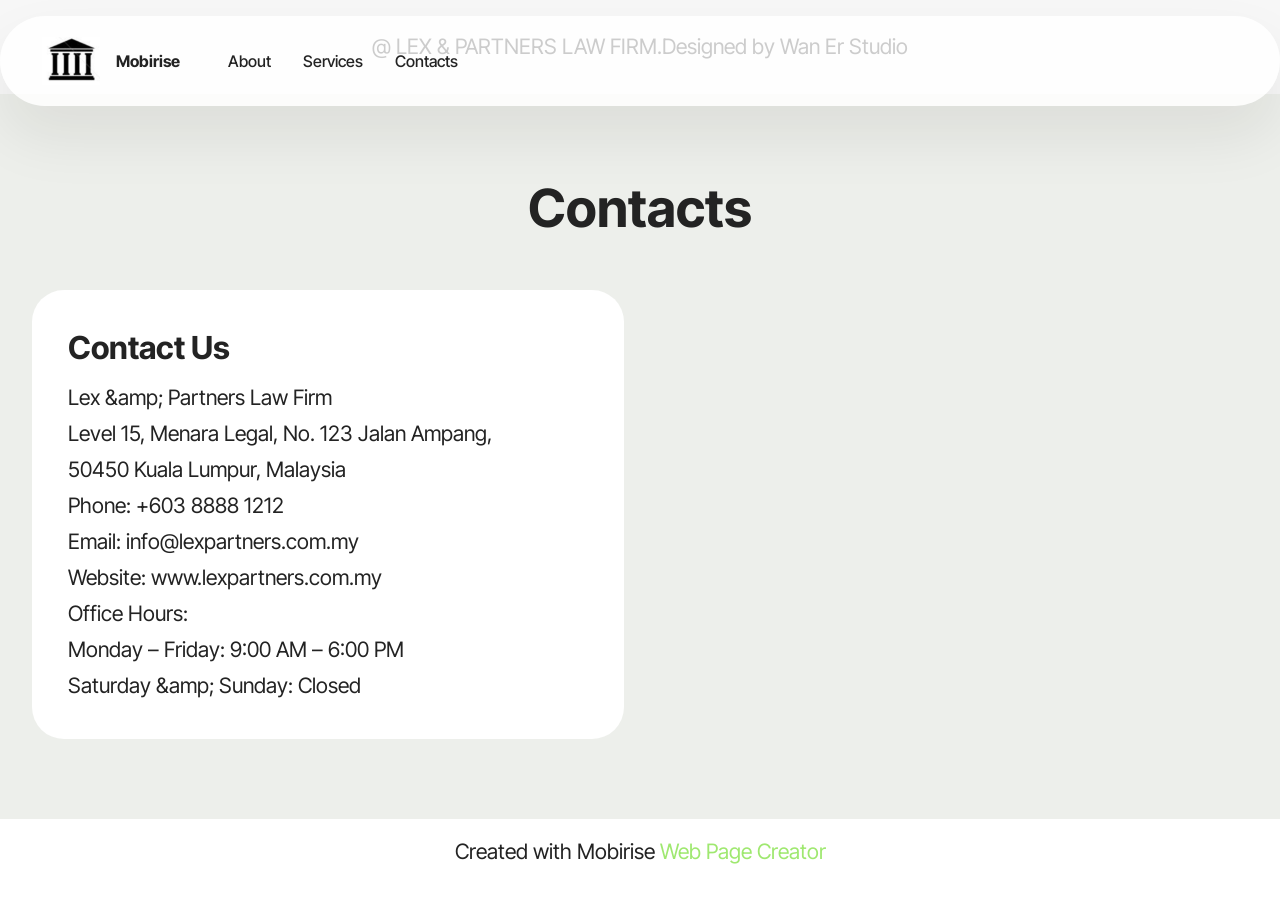
<file: page3.html>
<!DOCTYPE html>
<html  >
<head>
  <!-- Site made with Mobirise Website Builder v6.1.4, https://mobirise.com -->
  <meta charset="UTF-8">
  <meta http-equiv="X-UA-Compatible" content="IE=edge">
  <meta name="generator" content="Mobirise v6.1.4, mobirise.com">
  <meta name="viewport" content="width=device-width, initial-scale=1, minimum-scale=1">
  <link rel="shortcut icon" href="assets/images/e688aae5b18f2025-10-2120e4b88be58d881.31.45-96x79.png" type="image/x-icon">
  <meta name="description" content="">
  
  
  <title>contact</title>
  <link rel="stylesheet" href="assets/web/assets/mobirise-icons2/mobirise2.css">
  <link rel="stylesheet" href="assets/bootstrap/css/bootstrap.min.css">
  <link rel="stylesheet" href="assets/dropdown/css/style.css">
  <link rel="stylesheet" href="assets/theme/css/style.css">
  <link rel="preload" href="https://fonts.googleapis.com/css?family=Inter+Tight:100,200,300,400,500,600,700,800,900,100i,200i,300i,400i,500i,600i,700i,800i,900i&display=swap" as="style" onload="this.onload=null;this.rel='stylesheet'">
  <noscript><link rel="stylesheet" href="https://fonts.googleapis.com/css?family=Inter+Tight:100,200,300,400,500,600,700,800,900,100i,200i,300i,400i,500i,600i,700i,800i,900i&display=swap"></noscript>
  <link rel="preload" as="style" href="assets/mobirise/css/mbr-additional.css?v=Dki5kT"><link rel="stylesheet" href="assets/mobirise/css/mbr-additional.css?v=Dki5kT" type="text/css">

  
  
  
</head>
<body>
  
  <section data-bs-version="5.1" class="menu menu1 cid-uZF0cc0zAq" once="menu" id="menu01-n">
	

	<nav class="navbar navbar-dropdown navbar-fixed-top navbar-expand-lg">
		<div class="container">
			<div class="navbar-brand">
				<span class="navbar-logo">
					<a href="https://mobiri.se">
						<img src="assets/images/e688aae5b18f2025-10-2120e4b88be58d881.31.45-96x79.png" alt="Mobirise Website Builder" style="height: 3rem;">
					</a>
				</span>
				<span class="navbar-caption-wrap"><a class="navbar-caption text-black display-4" href="https://mobiri.se">Mobirise</a></span>
			</div>
			<button class="navbar-toggler" type="button" data-toggle="collapse" data-bs-toggle="collapse" data-target="#navbarSupportedContent" data-bs-target="#navbarSupportedContent" aria-controls="navbarNavAltMarkup" aria-expanded="false" aria-label="Toggle navigation">
				<div class="hamburger">
					<span></span>
					<span></span>
					<span></span>
					<span></span>
				</div>
			</button>
			<div class="collapse navbar-collapse" id="navbarSupportedContent">
				<ul class="navbar-nav nav-dropdown nav-right" data-app-modern-menu="true"><li class="nav-item">
						<a class="nav-link link text-black text-primary display-4" href="page1.html">About</a>
					</li>
					<li class="nav-item">
						<a class="nav-link link text-black text-primary display-4" href="page2.html" aria-expanded="false">Services</a>
					</li>
					<li class="nav-item">
						<a class="nav-link link text-black text-primary display-4" href="index.html#contacts02-9">Contacts</a>
					</li></ul>
				
				
			</div>
		</div>
	</nav>
</section>

<section data-bs-version="5.1" class="footer4 cid-v0eIlWqM98" once="footers" id="footer04-o">

    

    

    <div class="container">
        <div class="media-container-row align-center mbr-white">
            <div class="col-12">
                <p class="mbr-text mb-0 mbr-fonts-style display-7">@ LEX &amp; PARTNERS LAW FIRM.Designed by Wan Er Studio<br></p>
            </div>
        </div>
    </div>
</section>

<section data-bs-version="5.1" class="contacts02 map1 cid-v0eMTgu8Sh" id="contacts02-p">

    

    
    <div class="container">
        <div class="row justify-content-center">
            <div class="col-12 content-head">
                <div class="mbr-section-head mb-5">
                    <h3 class="mbr-section-title mbr-fonts-style align-center mb-0 display-2">
                        <strong>Contacts</strong>
                    </h3>
                    
                </div>
            </div>
        </div>
        <div class="row justify-content-center">
            <div class="card col-12 col-md-12 col-lg-6">
                <div class="card-wrapper">
                    <div class="text-wrapper">
                        <h5 class="cardTitle mbr-fonts-style mb-2 display-5">
                            <strong>Contact Us</strong>
                        </h5>
                        <ul class="list mbr-fonts-style display-7">
                            <li class="mbr-text item-wrap">Lex &amp;amp; Partners Law Firm</li><li class="mbr-text item-wrap">Level 15, Menara Legal, No. 123 Jalan Ampang,</li><li class="mbr-text item-wrap">50450 Kuala Lumpur, Malaysia</li><li class="mbr-text item-wrap">Phone: +603 8888 1212</li><li class="mbr-text item-wrap">Email: info@lexpartners.com.my</li><li class="mbr-text item-wrap">Website: www.lexpartners.com.my</li><li class="mbr-text item-wrap">Office Hours:</li><li class="mbr-text item-wrap">Monday – Friday: 9:00 AM – 6:00 PM</li><li class="mbr-text item-wrap">Saturday &amp;amp; Sunday: Closed</li>
                        </ul>
                    </div>
                </div>
            </div>
            <div class="map-wrapper col-md-12 col-lg-6">
                <div class="google-map"><iframe frameborder="0" style="border:0" src="https://www.google.com/maps/embed?pb=!1m14!1m8!1m3!1d6045.3003145248895!2d-73.9884657!3d40.7477229!3m2!1i1024!2i768!4f13.1!3m3!1m2!1s0x89c259a9ac1f1b85%3A0x7e33d1c0e7af3be4!2zMzUwIDV0aCBBdmUsIE5ldyBZb3JrLCBOWSAxMDExOCwg0KHQqNCQ!5e0!3m2!1sru!2sru!4v1689597362021!5m2!1sen!2sen" allowfullscreen=""></iframe></div>
            </div>
        </div>
    </div>
</section><section class="display-7" style="padding: 0;align-items: center;justify-content: center;flex-wrap: wrap;    align-content: center;display: flex;position: relative;height: 4rem;"><a href="https://mobiri.se/4250569" style="flex: 1 1;height: 4rem;position: absolute;width: 100%;z-index: 1;"><img alt="Mobirise" style="height: 4rem;" src="[data-uri]"></a><p style="margin: 0;text-align: center;" class="display-7">Created with Mobirise &#8204;</p><a style="z-index:1" href="https://mobirise.com/web-page-maker.html">Web Page Creator</a></section><script src="assets/bootstrap/js/bootstrap.bundle.min.js"></script>  <script src="assets/smoothscroll/smooth-scroll.js"></script>  <script src="assets/ytplayer/index.js"></script>  <script src="assets/dropdown/js/navbar-dropdown.js"></script>  <script src="assets/theme/js/script.js"></script>  
  
  
</body>
</html>
</file>
<file: assets/web/assets/mobirise-icons2/mobirise2.css>
@font-face {
  font-family: 'Moririse2';
  font-display: swap;
  src:  url('mobirise2.eot?f2bix4');
  src:  url('mobirise2.eot?f2bix4#iefix') format('embedded-opentype'),
    url('mobirise2.ttf?f2bix4') format('truetype'),
    url('mobirise2.woff?f2bix4') format('woff'),
    url('mobirise2.svg?f2bix4#mobirise2') format('svg');
  font-weight: normal;
  font-style: normal;
}

[class^="mobi-"], [class*=" mobi-"] {
  /* use !important to prevent issues with browser extensions that change fonts */
  font-family: 'Moririse2' !important;
  speak: none;
  font-style: normal;
  font-weight: normal;
  font-variant: normal;
  text-transform: none;
  line-height: 1;

  /* Better Font Rendering =========== */
  -webkit-font-smoothing: antialiased;
  -moz-osx-font-smoothing: grayscale;
}

.mobi-mbri-add-submenu:before {
  content: "\e900";
}
.mobi-mbri-alert:before {
  content: "\e901";
}
.mobi-mbri-align-center:before {
  content: "\e902";
}
.mobi-mbri-align-justify:before {
  content: "\e903";
}
.mobi-mbri-align-left:before {
  content: "\e904";
}
.mobi-mbri-align-right:before {
  content: "\e905";
}
.mobi-mbri-android:before {
  content: "\e906";
}
.mobi-mbri-apple:before {
  content: "\e907";
}
.mobi-mbri-arrow-down:before {
  content: "\e908";
}
.mobi-mbri-arrow-next:before {
  content: "\e909";
}
.mobi-mbri-arrow-prev:before {
  content: "\e90a";
}
.mobi-mbri-arrow-up:before {
  content: "\e90b";
}
.mobi-mbri-bold:before {
  content: "\e90c";
}
.mobi-mbri-bookmark:before {
  content: "\e90d";
}
.mobi-mbri-bootstrap:before {
  content: "\e90e";
}
.mobi-mbri-briefcase:before {
  content: "\e90f";
}
.mobi-mbri-browse:before {
  content: "\e910";
}
.mobi-mbri-bulleted-list:before {
  content: "\e911";
}
.mobi-mbri-calendar:before {
  content: "\e912";
}
.mobi-mbri-camera:before {
  content: "\e913";
}
.mobi-mbri-cart-add:before {
  content: "\e914";
}
.mobi-mbri-cart-full:before {
  content: "\e915";
}
.mobi-mbri-cash:before {
  content: "\e916";
}
.mobi-mbri-change-style:before {
  content: "\e917";
}
.mobi-mbri-chat:before {
  content: "\e918";
}
.mobi-mbri-clock:before {
  content: "\e919";
}
.mobi-mbri-close:before {
  content: "\e91a";
}
.mobi-mbri-cloud:before {
  content: "\e91b";
}
.mobi-mbri-code:before {
  content: "\e91c";
}
.mobi-mbri-contact-form:before {
  content: "\e91d";
}
.mobi-mbri-credit-card:before {
  content: "\e91e";
}
.mobi-mbri-cursor-click:before {
  content: "\e91f";
}
.mobi-mbri-cust-feedback:before {
  content: "\e920";
}
.mobi-mbri-database:before {
  content: "\e921";
}
.mobi-mbri-delivery:before {
  content: "\e922";
}
.mobi-mbri-desktop:before {
  content: "\e923";
}
.mobi-mbri-devices:before {
  content: "\e924";
}
.mobi-mbri-down:before {
  content: "\e925";
}
.mobi-mbri-download-2:before {
  content: "\e926";
}
.mobi-mbri-download:before {
  content: "\e927";
}
.mobi-mbri-drag-n-drop-2:before {
  content: "\e928";
}
.mobi-mbri-drag-n-drop:before {
  content: "\e929";
}
.mobi-mbri-edit-2:before {
  content: "\e92a";
}
.mobi-mbri-edit:before {
  content: "\e92b";
}
.mobi-mbri-error:before {
  content: "\e92c";
}
.mobi-mbri-extension:before {
  content: "\e92d";
}
.mobi-mbri-features:before {
  content: "\e92e";
}
.mobi-mbri-file:before {
  content: "\e92f";
}
.mobi-mbri-flag:before {
  content: "\e930";
}
.mobi-mbri-folder:before {
  content: "\e931";
}
.mobi-mbri-gift:before {
  content: "\e932";
}
.mobi-mbri-github:before {
  content: "\e933";
}
.mobi-mbri-globe-2:before {
  content: "\e934";
}
.mobi-mbri-globe:before {
  content: "\e935";
}
.mobi-mbri-growing-chart:before {
  content: "\e936";
}
.mobi-mbri-hearth:before {
  content: "\e937";
}
.mobi-mbri-help:before {
  content: "\e938";
}
.mobi-mbri-home:before {
  content: "\e939";
}
.mobi-mbri-hot-cup:before {
  content: "\e93a";
}
.mobi-mbri-idea:before {
  content: "\e93b";
}
.mobi-mbri-image-gallery:before {
  content: "\e93c";
}
.mobi-mbri-image-slider:before {
  content: "\e93d";
}
.mobi-mbri-info:before {
  content: "\e93e";
}
.mobi-mbri-italic:before {
  content: "\e93f";
}
.mobi-mbri-key:before {
  content: "\e940";
}
.mobi-mbri-laptop:before {
  content: "\e941";
}
.mobi-mbri-layers:before {
  content: "\e942";
}
.mobi-mbri-left-right:before {
  content: "\e943";
}
.mobi-mbri-left:before {
  content: "\e944";
}
.mobi-mbri-letter:before {
  content: "\e945";
}
.mobi-mbri-like:before {
  content: "\e946";
}
.mobi-mbri-link:before {
  content: "\e947";
}
.mobi-mbri-lock:before {
  content: "\e948";
}
.mobi-mbri-login:before {
  content: "\e949";
}
.mobi-mbri-logout:before {
  content: "\e94a";
}
.mobi-mbri-magic-stick:before {
  content: "\e94b";
}
.mobi-mbri-map-pin:before {
  content: "\e94c";
}
.mobi-mbri-menu:before {
  content: "\e94d";
}
.mobi-mbri-mobile-2:before {
  content: "\e94e";
}
.mobi-mbri-mobile-horizontal:before {
  content: "\e94f";
}
.mobi-mbri-mobile:before {
  content: "\e950";
}
.mobi-mbri-mobirise:before {
  content: "\e951";
}
.mobi-mbri-more-horizontal:before {
  content: "\e952";
}
.mobi-mbri-more-vertical:before {
  content: "\e953";
}
.mobi-mbri-music:before {
  content: "\e954";
}
.mobi-mbri-new-file:before {
  content: "\e955";
}
.mobi-mbri-numbered-list:before {
  content: "\e956";
}
.mobi-mbri-opened-folder:before {
  content: "\e957";
}
.mobi-mbri-pages:before {
  content: "\e958";
}
.mobi-mbri-paper-plane:before {
  content: "\e959";
}
.mobi-mbri-paperclip:before {
  content: "\e95a";
}
.mobi-mbri-phone:before {
  content: "\e95b";
}
.mobi-mbri-photo:before {
  content: "\e95c";
}
.mobi-mbri-photos:before {
  content: "\e95d";
}
.mobi-mbri-pin:before {
  content: "\e95e";
}
.mobi-mbri-play:before {
  content: "\e95f";
}
.mobi-mbri-plus:before {
  content: "\e960";
}
.mobi-mbri-preview:before {
  content: "\e961";
}
.mobi-mbri-print:before {
  content: "\e962";
}
.mobi-mbri-protect:before {
  content: "\e963";
}
.mobi-mbri-question:before {
  content: "\e964";
}
.mobi-mbri-quote-left:before {
  content: "\e965";
}
.mobi-mbri-quote-right:before {
  content: "\e966";
}
.mobi-mbri-redo:before {
  content: "\e967";
}
.mobi-mbri-refresh:before {
  content: "\e968";
}
.mobi-mbri-responsive-2:before {
  content: "\e969";
}
.mobi-mbri-responsive:before {
  content: "\e96a";
}
.mobi-mbri-right:before {
  content: "\e96b";
}
.mobi-mbri-rocket:before {
  content: "\e96c";
}
.mobi-mbri-sad-face:before {
  content: "\e96d";
}
.mobi-mbri-sale:before {
  content: "\e96e";
}
.mobi-mbri-save:before {
  content: "\e96f";
}
.mobi-mbri-search:before {
  content: "\e970";
}
.mobi-mbri-setting-2:before {
  content: "\e971";
}
.mobi-mbri-setting-3:before {
  content: "\e972";
}
.mobi-mbri-setting:before {
  content: "\e973";
}
.mobi-mbri-share:before {
  content: "\e974";
}
.mobi-mbri-shopping-bag:before {
  content: "\e975";
}
.mobi-mbri-shopping-basket:before {
  content: "\e976";
}
.mobi-mbri-shopping-cart:before {
  content: "\e977";
}
.mobi-mbri-sites:before {
  content: "\e978";
}
.mobi-mbri-smile-face:before {
  content: "\e979";
}
.mobi-mbri-speed:before {
  content: "\e97a";
}
.mobi-mbri-star:before {
  content: "\e97b";
}
.mobi-mbri-success:before {
  content: "\e97c";
}
.mobi-mbri-sun:before {
  content: "\e97d";
}
.mobi-mbri-sun2:before {
  content: "\e97e";
}
.mobi-mbri-tablet-vertical:before {
  content: "\e97f";
}
.mobi-mbri-tablet:before {
  content: "\e980";
}
.mobi-mbri-target:before {
  content: "\e981";
}
.mobi-mbri-timer:before {
  content: "\e982";
}
.mobi-mbri-to-ftp:before {
  content: "\e983";
}
.mobi-mbri-to-local-drive:before {
  content: "\e984";
}
.mobi-mbri-touch-swipe:before {
  content: "\e985";
}
.mobi-mbri-touch:before {
  content: "\e986";
}
.mobi-mbri-trash:before {
  content: "\e987";
}
.mobi-mbri-underline:before {
  content: "\e988";
}
.mobi-mbri-undo:before {
  content: "\e989";
}
.mobi-mbri-unlink:before {
  content: "\e98a";
}
.mobi-mbri-unlock:before {
  content: "\e98b";
}
.mobi-mbri-up-down:before {
  content: "\e98c";
}
.mobi-mbri-up:before {
  content: "\e98d";
}
.mobi-mbri-update:before {
  content: "\e98e";
}
.mobi-mbri-upload-2:before {
  content: "\e98f";
}
.mobi-mbri-upload:before {
  content: "\e990";
}
.mobi-mbri-user-2:before {
  content: "\e991";
}
.mobi-mbri-user:before {
  content: "\e992";
}
.mobi-mbri-users:before {
  content: "\e993";
}
.mobi-mbri-video-play:before {
  content: "\e994";
}
.mobi-mbri-video:before {
  content: "\e995";
}
.mobi-mbri-watch:before {
  content: "\e996";
}
.mobi-mbri-website-theme-2:before {
  content: "\e997";
}
.mobi-mbri-website-theme:before {
  content: "\e998";
}
.mobi-mbri-wifi:before {
  content: "\e999";
}
.mobi-mbri-windows:before {
  content: "\e99a";
}
.mobi-mbri-zoom-in:before {
  content: "\e99b";
}
.mobi-mbri-zoom-out:before {
  content: "\e99c";
}
</file>
<file: assets/parallax/jarallax.css>
.jarallax {
    position: relative;
    z-index: 0;
}
.jarallax > .jarallax-img {
    position: absolute;
    object-fit: cover;
    /* support for plugin https://github.com/bfred-it/object-fit-images */
    font-family: 'object-fit: cover;';
    top: 0;
    left: 0;
    width: 100%;
    height: 100%;
    z-index: -1;
}
</file>
<file: assets/dropdown/css/style.css>
.navbar-dropdown {
  left: 0;
  padding: 0;
  position: absolute;
  right: 0;
  top: 0;
  transition: all 0.45s ease;
  z-index: 1030;
  background: #282828; }
  .navbar-dropdown .navbar-logo {
    margin-right: 0.8rem;
    transition: margin 0.3s ease-in-out;
    vertical-align: middle; }
    .navbar-dropdown .navbar-logo img {
      height: 3.125rem;
      transition: all 0.3s ease-in-out; }
    .navbar-dropdown .navbar-logo.mbr-iconfont {
      font-size: 3.125rem;
      line-height: 3.125rem; }
  .navbar-dropdown .navbar-caption {
    font-weight: 700;
    white-space: normal;
    vertical-align: -4px;
    line-height: 3.125rem !important; }
    .navbar-dropdown .navbar-caption, .navbar-dropdown .navbar-caption:hover {
      color: inherit;
      text-decoration: none; }
  .navbar-dropdown .mbr-iconfont + .navbar-caption {
    vertical-align: -1px; }
  .navbar-dropdown.navbar-fixed-top {
    position: fixed; }
  .navbar-dropdown .navbar-brand span {
    vertical-align: -4px; }
  .navbar-dropdown.bg-color.transparent {
    background: none; }
  .navbar-dropdown.navbar-short .navbar-brand {
    padding: 0.625rem 0; }
    .navbar-dropdown.navbar-short .navbar-brand span {
      vertical-align: -1px; }
  .navbar-dropdown.navbar-short .navbar-caption {
    line-height: 2.375rem !important;
    vertical-align: -2px; }
  .navbar-dropdown.navbar-short .navbar-logo {
    margin-right: 0.5rem; }
    .navbar-dropdown.navbar-short .navbar-logo img {
      height: 2.375rem; }
    .navbar-dropdown.navbar-short .navbar-logo.mbr-iconfont {
      font-size: 2.375rem;
      line-height: 2.375rem; }
  .navbar-dropdown.navbar-short .mbr-table-cell {
    height: 3.625rem; }
  .navbar-dropdown .navbar-close {
    left: 0.6875rem;
    position: fixed;
    top: 0.75rem;
    z-index: 1000; }
  .navbar-dropdown .hamburger-icon {
    content: "";
    display: inline-block;
    vertical-align: middle;
    width: 16px;
    -webkit-box-shadow: 0 -6px 0 1px #282828,0 0 0 1px #282828,0 6px 0 1px #282828;
    -moz-box-shadow: 0 -6px 0 1px #282828,0 0 0 1px #282828,0 6px 0 1px #282828;
    box-shadow: 0 -6px 0 1px #282828,0 0 0 1px #282828,0 6px 0 1px #282828; }

.dropdown-menu .dropdown-toggle[data-toggle="dropdown-submenu"]::after {
  border-bottom: 0.35em solid transparent;
  border-left: 0.35em solid;
  border-right: 0;
  border-top: 0.35em solid transparent;
  margin-left: 0.3rem; }

.dropdown-menu .dropdown-item:focus {
  outline: 0; }

.nav-dropdown {
  font-size: 0.75rem;
  font-weight: 500;
  height: auto !important; }
  .nav-dropdown .nav-btn {
    padding-left: 1rem; }
  .nav-dropdown .link {
    margin: .667em 1.667em;
    font-weight: 500;
    padding: 0;
    transition: color .2s ease-in-out; }
    .nav-dropdown .link.dropdown-toggle {
      margin-right: 2.583em; }
      .nav-dropdown .link.dropdown-toggle::after {
        margin-left: .25rem;
        border-top: 0.35em solid;
        border-right: 0.35em solid transparent;
        border-left: 0.35em solid transparent;
        border-bottom: 0; }
      .nav-dropdown .link.dropdown-toggle[aria-expanded="true"] {
        margin: 0;
        padding: 0.667em 3.263em  0.667em 1.667em; }
  .nav-dropdown .link::after,
  .nav-dropdown .dropdown-item::after {
    color: inherit; }
  .nav-dropdown .btn {
    font-size: 0.75rem;
    font-weight: 700;
    letter-spacing: 0;
    margin-bottom: 0;
    padding-left: 1.25rem;
    padding-right: 1.25rem; }
  .nav-dropdown .dropdown-menu {
    border-radius: 0;
    border: 0;
    left: 0;
    margin: 0;
    padding-bottom: 1.25rem;
    padding-top: 1.25rem;
    position: relative; }
  .nav-dropdown .dropdown-submenu {
    margin-left: 0.125rem;
    top: 0; }
  .nav-dropdown .dropdown-item {
    font-weight: 500;
    line-height: 2;
    padding: 0.3846em 4.615em 0.3846em 1.5385em;
    position: relative;
    transition: color .2s ease-in-out, background-color .2s ease-in-out; }
    .nav-dropdown .dropdown-item::after {
      margin-top: -0.3077em;
      position: absolute;
      right: 1.1538em;
      top: 50%; }
    .nav-dropdown .dropdown-item:focus, .nav-dropdown .dropdown-item:hover {
      background: none; }

@media (max-width: 767px) {
  .nav-dropdown.navbar-toggleable-sm {
    bottom: 0;
    display: none;
    left: 0;
    overflow-x: hidden;
    position: fixed;
    top: 0;
    transform: translateX(-100%);
    -ms-transform: translateX(-100%);
    -webkit-transform: translateX(-100%);
    width: 18.75rem;
    z-index: 999; } }
.nav-dropdown.navbar-toggleable-xl {
  bottom: 0;
  display: none;
  left: 0;
  overflow-x: hidden;
  position: fixed;
  top: 0;
  transform: translateX(-100%);
  -ms-transform: translateX(-100%);
  -webkit-transform: translateX(-100%);
  width: 18.75rem;
  z-index: 999; }

.nav-dropdown-sm {
  display: block !important;
  overflow-x: hidden;
  overflow: auto;
  padding-top: 3.875rem; }
  .nav-dropdown-sm::after {
    content: "";
    display: block;
    height: 3rem;
    width: 100%; }
  .nav-dropdown-sm.collapse.in ~ .navbar-close {
    display: block !important; }
  .nav-dropdown-sm.collapsing, .nav-dropdown-sm.collapse.in {
    transform: translateX(0);
    -ms-transform: translateX(0);
    -webkit-transform: translateX(0);
    transition: all 0.25s ease-out;
    -webkit-transition: all 0.25s ease-out;
    background: #282828; }
  .nav-dropdown-sm.collapsing[aria-expanded="false"] {
    transform: translateX(-100%);
    -ms-transform: translateX(-100%);
    -webkit-transform: translateX(-100%); }
  .nav-dropdown-sm .nav-item {
    display: block;
    margin-left: 0 !important;
    padding-left: 0; }
  .nav-dropdown-sm .link,
  .nav-dropdown-sm .dropdown-item {
    border-top: 1px dotted rgba(255, 255, 255, 0.1);
    font-size: 0.8125rem;
    line-height: 1.6;
    margin: 0 !important;
    padding: 0.875rem 2.4rem 0.875rem 1.5625rem !important;
    position: relative;
    white-space: normal; }
    .nav-dropdown-sm .link:focus, .nav-dropdown-sm .link:hover,
    .nav-dropdown-sm .dropdown-item:focus,
    .nav-dropdown-sm .dropdown-item:hover {
      background: rgba(0, 0, 0, 0.2) !important;
      color: #c0a375; }
  .nav-dropdown-sm .nav-btn {
    position: relative;
    padding: 1.5625rem 1.5625rem 0 1.5625rem; }
    .nav-dropdown-sm .nav-btn::before {
      border-top: 1px dotted rgba(255, 255, 255, 0.1);
      content: "";
      left: 0;
      position: absolute;
      top: 0;
      width: 100%; }
    .nav-dropdown-sm .nav-btn + .nav-btn {
      padding-top: 0.625rem; }
      .nav-dropdown-sm .nav-btn + .nav-btn::before {
        display: none; }
  .nav-dropdown-sm .btn {
    padding: 0.625rem 0; }
  .nav-dropdown-sm .dropdown-toggle[data-toggle="dropdown-submenu"]::after {
    margin-left: .25rem;
    border-top: 0.35em solid;
    border-right: 0.35em solid transparent;
    border-left: 0.35em solid transparent;
    border-bottom: 0; }
  .nav-dropdown-sm .dropdown-toggle[data-toggle="dropdown-submenu"][aria-expanded="true"]::after {
    border-top: 0;
    border-right: 0.35em solid transparent;
    border-left: 0.35em solid transparent;
    border-bottom: 0.35em solid; }
  .nav-dropdown-sm .dropdown-menu {
    margin: 0;
    padding: 0;
    position: relative;
    top: 0;
    left: 0;
    width: 100%;
    border: 0;
    float: none;
    border-radius: 0;
    background: none; }
  .nav-dropdown-sm .dropdown-submenu {
    left: 100%;
    margin-left: 0.125rem;
    margin-top: -1.25rem;
    top: 0; }

.navbar-toggleable-sm .nav-dropdown .dropdown-menu {
  position: absolute; }

.navbar-toggleable-sm .nav-dropdown .dropdown-submenu {
  left: 100%;
  margin-left: 0.125rem;
  margin-top: -1.25rem;
  top: 0; }

.navbar-toggleable-sm.opened .nav-dropdown .dropdown-menu {
  position: relative; }

.navbar-toggleable-sm.opened .nav-dropdown .dropdown-submenu {
  left: 0;
  margin-left: 00rem;
  margin-top: 0rem;
  top: 0; }

.is-builder .nav-dropdown.collapsing {
  transition: none !important; }
</file>
<file: assets/theme/css/style.css>
@charset "UTF-8";
section {
  background-color: #ffffff;
}

body {
  font-style: normal;
  line-height: 1.5;
  font-weight: 400;
  color: #232323;
  position: relative;
}

button {
  background-color: transparent;
  border-color: transparent;
}

.embla__button,
.carousel-control {
  background-color: #edefea !important;
  opacity: 0.8 !important;
  color: #464845 !important;
  border-color: #edefea !important;
}

.carousel .close,
.modalWindow .close {
  background-color: #edefea !important;
  color: #464845 !important;
  border-color: #edefea !important;
  opacity: 0.8 !important;
}

.carousel .close:hover,
.modalWindow .close:hover {
  opacity: 1 !important;
}

.carousel-indicators li {
  background-color: #edefea !important;
  border: 2px solid #464845 !important;
}

.carousel-indicators li:hover,
.carousel-indicators li:active {
  opacity: 0.8 !important;
}

.embla__button:hover,
.carousel-control:hover {
  background-color: #edefea !important;
  opacity: 1 !important;
}

.modalWindow-video-container {
  height: 80%;
}

section,
.container,
.container-fluid {
  position: relative;
  word-wrap: break-word;
}

a.mbr-iconfont:hover {
  text-decoration: none;
}

.article .lead p,
.article .lead ul,
.article .lead ol,
.article .lead pre,
.article .lead blockquote {
  margin-bottom: 0;
}

a {
  font-style: normal;
  font-weight: 400;
  cursor: pointer;
}
a, a:hover {
  text-decoration: none;
}

.mbr-section-title {
  font-style: normal;
  line-height: 1.3;
}

.mbr-section-subtitle {
  line-height: 1.3;
}

.mbr-text {
  font-style: normal;
  line-height: 1.7;
}

h1,
h2,
h3,
h4,
h5,
h6,
.display-1,
.display-2,
.display-4,
.display-5,
.display-7,
span,
p,
a {
  line-height: 1;
  word-break: break-word;
  word-wrap: break-word;
  font-weight: 400;
}

b,
strong {
  font-weight: bold;
}

input:-webkit-autofill, input:-webkit-autofill:hover, input:-webkit-autofill:focus, input:-webkit-autofill:active {
  transition-delay: 9999s;
  -webkit-transition-property: background-color, color;
  transition-property: background-color, color;
}

textarea[type=hidden] {
  display: none;
}

section {
  background-position: 50% 50%;
  background-repeat: no-repeat;
  background-size: cover;
}
section .mbr-background-video,
section .mbr-background-video-preview {
  position: absolute;
  bottom: 0;
  left: 0;
  right: 0;
  top: 0;
}

.hidden {
  visibility: hidden;
}

.mbr-z-index20 {
  z-index: 20;
}

/*! Base colors */
.mbr-white {
  color: #ffffff;
}

.mbr-black {
  color: #111111;
}

.mbr-bg-white {
  background-color: #ffffff;
}

.mbr-bg-black {
  background-color: #000000;
}

/*! Text-aligns */
.align-left {
  text-align: left;
}

.align-center {
  text-align: center;
}

.align-right {
  text-align: right;
}

/*! Font-weight  */
.mbr-light {
  font-weight: 300;
}

.mbr-regular {
  font-weight: 400;
}

.mbr-semibold {
  font-weight: 500;
}

.mbr-bold {
  font-weight: 700;
}

/*! Media  */
.media-content {
  flex-basis: 100%;
}

.media-container-row {
  display: flex;
  flex-direction: row;
  flex-wrap: wrap;
  justify-content: center;
  align-content: center;
  align-items: start;
}
.media-container-row .media-size-item {
  width: 400px;
}

.media-container-column {
  display: flex;
  flex-direction: column;
  flex-wrap: wrap;
  justify-content: center;
  align-content: center;
  align-items: stretch;
}
.media-container-column > * {
  width: 100%;
}

@media (min-width: 992px) {
  .media-container-row {
    flex-wrap: nowrap;
  }
}
figure {
  margin-bottom: 0;
  overflow: hidden;
}

figure[mbr-media-size] {
  transition: width 0.1s;
}

img,
iframe {
  display: block;
  width: 100%;
}

.card {
  background-color: transparent;
  border: none;
}

.card-box {
  width: 100%;
}

.card-img {
  text-align: center;
  flex-shrink: 0;
  -webkit-flex-shrink: 0;
}

.media {
  max-width: 100%;
  margin: 0 auto;
}

.mbr-figure {
  align-self: center;
}

.media-container > div {
  max-width: 100%;
}

.mbr-figure img,
.card-img img {
  width: 100%;
}

@media (max-width: 991px) {
  .media-size-item {
    width: auto !important;
  }
  .media {
    width: auto;
  }
  .mbr-figure {
    width: 100% !important;
  }
}
/*! Buttons */
.mbr-section-btn {
  margin-left: -0.6rem;
  margin-right: -0.6rem;
  font-size: 0;
}

.btn {
  font-weight: 600;
  border-width: 1px;
  font-style: normal;
  margin: 0.6rem 0.6rem;
  white-space: normal;
  transition: all 0.2s ease-in-out;
  display: inline-flex;
  align-items: center;
  justify-content: center;
  word-break: break-word;
}

.btn-sm {
  font-weight: 600;
  letter-spacing: 0px;
  transition: all 0.3s ease-in-out;
}

.btn-md {
  font-weight: 600;
  letter-spacing: 0px;
  transition: all 0.3s ease-in-out;
}

.btn-lg {
  font-weight: 600;
  letter-spacing: 0px;
  transition: all 0.3s ease-in-out;
}

.btn-form {
  margin: 0;
}
.btn-form:hover {
  cursor: pointer;
}

nav .mbr-section-btn {
  margin-left: 0rem;
  margin-right: 0rem;
}

/*! Btn icon margin */
.btn .mbr-iconfont,
.btn.btn-sm .mbr-iconfont {
  order: 1;
  cursor: pointer;
  margin-left: 0.5rem;
  vertical-align: sub;
}

.btn.btn-md .mbr-iconfont,
.btn.btn-md .mbr-iconfont {
  margin-left: 0.8rem;
}

.mbr-regular {
  font-weight: 400;
}

.mbr-semibold {
  font-weight: 500;
}

.mbr-bold {
  font-weight: 700;
}

[type=submit] {
  -webkit-appearance: none;
}

/*! Full-screen */
.mbr-fullscreen .mbr-overlay {
  min-height: 100vh;
}

.mbr-fullscreen {
  display: flex;
  display: -moz-flex;
  display: -ms-flex;
  display: -o-flex;
  align-items: center;
  min-height: 100vh;
  padding-top: 3rem;
  padding-bottom: 3rem;
}

/*! Map */
.map {
  height: 25rem;
  position: relative;
}
.map iframe {
  width: 100%;
  height: 100%;
}

/*! Scroll to top arrow */
.mbr-arrow-up {
  bottom: 25px;
  right: 90px;
  position: fixed;
  text-align: right;
  z-index: 5000;
  color: #ffffff;
  font-size: 22px;
}

.mbr-arrow-up a {
  background: rgba(0, 0, 0, 0.2);
  border-radius: 50%;
  color: #fff;
  display: inline-block;
  height: 60px;
  width: 60px;
  border: 2px solid #fff;
  outline-style: none !important;
  position: relative;
  text-decoration: none;
  transition: all 0.3s ease-in-out;
  cursor: pointer;
  text-align: center;
}
.mbr-arrow-up a:hover {
  background-color: rgba(0, 0, 0, 0.4);
}
.mbr-arrow-up a i {
  line-height: 60px;
}

.mbr-arrow-up-icon {
  display: block;
  color: #fff;
}

.mbr-arrow-up-icon::before {
  content: "›";
  display: inline-block;
  font-family: serif;
  font-size: 22px;
  line-height: 1;
  font-style: normal;
  position: relative;
  top: 6px;
  left: -4px;
  transform: rotate(-90deg);
}

/*! Arrow Down */
.mbr-arrow {
  position: absolute;
  bottom: 45px;
  left: 50%;
  width: 60px;
  height: 60px;
  cursor: pointer;
  background-color: rgba(80, 80, 80, 0.5);
  border-radius: 50%;
  transform: translateX(-50%);
}
@media (max-width: 767px) {
  .mbr-arrow {
    display: none;
  }
}
.mbr-arrow > a {
  display: inline-block;
  text-decoration: none;
  outline-style: none;
  animation: arrowdown 1.7s ease-in-out infinite;
  color: #ffffff;
}
.mbr-arrow > a > i {
  position: absolute;
  top: -2px;
  left: 15px;
  font-size: 2rem;
}

#scrollToTop a i::before {
  content: "";
  position: absolute;
  display: block;
  border-bottom: 2.5px solid #fff;
  border-left: 2.5px solid #fff;
  width: 27.8%;
  height: 27.8%;
  left: 50%;
  top: 51%;
  transform: translateY(-30%) translateX(-50%) rotate(135deg);
}

@keyframes arrowdown {
  0% {
    transform: translateY(0px);
  }
  50% {
    transform: translateY(-5px);
  }
  100% {
    transform: translateY(0px);
  }
}
@media (max-width: 500px) {
  .mbr-arrow-up {
    left: 0;
    right: 0;
    text-align: center;
  }
}
/*Gradients animation*/
@keyframes gradient-animation {
  from {
    background-position: 0% 100%;
    animation-timing-function: ease-in-out;
  }
  to {
    background-position: 100% 0%;
    animation-timing-function: ease-in-out;
  }
}
.bg-gradient {
  background-size: 200% 200%;
  animation: gradient-animation 5s infinite alternate;
  -webkit-animation: gradient-animation 5s infinite alternate;
}

.menu .navbar-brand {
  display: -webkit-flex;
}
.menu .navbar-brand span {
  display: flex;
  display: -webkit-flex;
}
.menu .navbar-brand .navbar-caption-wrap {
  display: -webkit-flex;
}
.menu .navbar-brand .navbar-logo img {
  display: -webkit-flex;
  width: auto;
}
@media (min-width: 768px) and (max-width: 991px) {
  .menu .navbar-toggleable-sm .navbar-nav {
    display: -ms-flexbox;
  }
}
@media (max-width: 991px) {
  .menu .navbar-collapse {
    max-height: 93.5vh;
  }
  .menu .navbar-collapse.show {
    overflow: auto;
  }
}
@media (min-width: 992px) {
  .menu .navbar-nav.nav-dropdown {
    display: -webkit-flex;
  }
  .menu .navbar-toggleable-sm .navbar-collapse {
    display: -webkit-flex !important;
  }
  .menu .collapsed .navbar-collapse {
    max-height: 93.5vh;
  }
  .menu .collapsed .navbar-collapse.show {
    overflow: auto;
  }
}
@media (max-width: 767px) {
  .menu .navbar-collapse {
    max-height: 80vh;
  }
}

.nav-link .mbr-iconfont {
  margin-right: 0.5rem;
}

.navbar {
  display: -webkit-flex;
  -webkit-flex-wrap: wrap;
  -webkit-align-items: center;
  -webkit-justify-content: space-between;
}

.navbar-collapse {
  -webkit-flex-basis: 100%;
  -webkit-flex-grow: 1;
  -webkit-align-items: center;
}

.nav-dropdown .link {
  padding: 0.667em 1.667em !important;
  margin: 0 !important;
}

.nav {
  display: -webkit-flex;
  -webkit-flex-wrap: wrap;
}

.row {
  display: -webkit-flex;
  -webkit-flex-wrap: wrap;
}

.justify-content-center {
  -webkit-justify-content: center;
}

.form-inline {
  display: -webkit-flex;
}

.card-wrapper {
  -webkit-flex: 1;
}

.carousel-control {
  z-index: 10;
  display: -webkit-flex;
}

.carousel-controls {
  display: -webkit-flex;
}

.media {
  display: -webkit-flex;
}

.form-group:focus {
  outline: none;
}

.jq-selectbox__select {
  padding: 7px 0;
  position: relative;
}

.jq-selectbox__dropdown {
  overflow: hidden;
  border-radius: 10px;
  position: absolute;
  top: 100%;
  left: 0 !important;
  width: 100% !important;
}

.jq-selectbox__trigger-arrow {
  right: 0;
  transform: translateY(-50%);
}

.jq-selectbox li {
  padding: 1.07em 0.5em;
}

input[type=range] {
  padding-left: 0 !important;
  padding-right: 0 !important;
}

.modal-dialog,
.modal-content {
  height: 100%;
}

.modal-dialog .carousel-inner {
  height: calc(100vh - 1.75rem);
}
@media (max-width: 575px) {
  .modal-dialog .carousel-inner {
    height: calc(100vh - 1rem);
  }
}

.carousel-item {
  text-align: center;
}

.carousel-item img {
  margin: auto;
}

.navbar-toggler {
  align-self: flex-start;
  padding: 0.25rem 0.75rem;
  font-size: 1.25rem;
  line-height: 1;
  background: transparent;
  border: 1px solid transparent;
  border-radius: 0.25rem;
}

.navbar-toggler:focus,
.navbar-toggler:hover {
  text-decoration: none;
  box-shadow: none;
}

.navbar-toggler-icon {
  display: inline-block;
  width: 1.5em;
  height: 1.5em;
  vertical-align: middle;
  content: "";
  background: no-repeat center center;
  background-size: 100% 100%;
}

.navbar-toggler-left {
  position: absolute;
  left: 1rem;
}

.navbar-toggler-right {
  position: absolute;
  right: 1rem;
}

.card-img {
  width: auto;
}

.menu .navbar.collapsed:not(.beta-menu) {
  flex-direction: column;
}

.carousel-item.active,
.carousel-item-next,
.carousel-item-prev {
  display: flex;
}

.note-air-layout .dropup .dropdown-menu,
.note-air-layout .navbar-fixed-bottom .dropdown .dropdown-menu {
  bottom: initial !important;
}

html,
body {
  height: auto;
  min-height: 100vh;
}

.dropup .dropdown-toggle::after {
  display: none;
}

.form-asterisk {
  font-family: initial;
  position: absolute;
  top: -2px;
  font-weight: normal;
}

.form-control-label {
  position: relative;
  cursor: pointer;
  margin-bottom: 0.357em;
  padding: 0;
}

.alert {
  color: #ffffff;
  border-radius: 0;
  border: 0;
  font-size: 1.1rem;
  line-height: 1.5;
  margin-bottom: 1.875rem;
  padding: 1.25rem;
  position: relative;
  text-align: center;
}
.alert.alert-form::after {
  background-color: inherit;
  bottom: -7px;
  content: "";
  display: block;
  height: 14px;
  left: 50%;
  margin-left: -7px;
  position: absolute;
  transform: rotate(45deg);
  width: 14px;
}

.form-control {
  background-color: #ffffff;
  background-clip: border-box;
  color: #232323;
  line-height: 1rem !important;
  height: auto;
  padding: 1.2rem 2rem;
  transition: border-color 0.25s ease 0s;
  border: 1px solid transparent !important;
  border-radius: 4px;
  box-shadow: rgba(0, 0, 0, 0.07) 0px 1px 1px 0px, rgba(0, 0, 0, 0.07) 0px 1px 3px 0px, rgba(0, 0, 0, 0.03) 0px 0px 0px 1px;
}
.form-active .form-control:invalid {
  border-color: red;
}

.row > * {
  padding-right: 1rem;
  padding-left: 1rem;
}

form .row {
  margin-left: -0.6rem;
  margin-right: -0.6rem;
}
form .row [class*=col] {
  padding-left: 0.6rem;
  padding-right: 0.6rem;
}

form .mbr-section-btn {
  padding-left: 0.6rem;
  padding-right: 0.6rem;
}

form .form-check-input {
  margin-top: 0.5;
}

textarea.form-control {
  line-height: 1.5rem !important;
}

.form-group {
  margin-bottom: 1.2rem;
}

.form-control,
form .btn {
  min-height: 48px;
}

.gdpr-block label span.textGDPR input[name=gdpr] {
  top: 7px;
}

.form-control:focus {
  box-shadow: none;
}

:focus {
  outline: none;
}

.mbr-overlay {
  background-color: #000;
  bottom: 0;
  left: 0;
  opacity: 0.5;
  position: absolute;
  right: 0;
  top: 0;
  z-index: 0;
  pointer-events: none;
}

blockquote {
  font-style: italic;
  padding: 3rem;
  font-size: 1.09rem;
  position: relative;
  border-left: 3px solid;
}

ul,
ol,
pre,
blockquote {
  margin-bottom: 2.3125rem;
}

.mt-4 {
  margin-top: 2rem !important;
}

.mb-4 {
  margin-bottom: 2rem !important;
}

.container,
.container-fluid {
  padding-left: 16px;
  padding-right: 16px;
}

.row {
  margin-left: -16px;
  margin-right: -16px;
}
.row > [class*=col] {
  padding-left: 16px;
  padding-right: 16px;
}

@media (min-width: 992px) {
  .container-fluid {
    padding-left: 32px;
    padding-right: 32px;
  }
}
@media (max-width: 991px) {
  .mbr-container {
    padding-left: 16px;
    padding-right: 16px;
  }
}
.app-video-wrapper > img {
  opacity: 1;
}

.app-video-wrapper {
  background: transparent;
}

.item {
  position: relative;
}

.dropdown-menu .dropdown-menu {
  left: 100%;
}

.dropdown-item + .dropdown-menu {
  display: none;
}

.dropdown-item:hover + .dropdown-menu,
.dropdown-menu:hover {
  display: block;
}

@media (min-aspect-ratio: 16/9) {
  .mbr-video-foreground {
    height: 300% !important;
    top: -100% !important;
  }
}
@media (max-aspect-ratio: 16/9) {
  .mbr-video-foreground {
    width: 300% !important;
    left: -100% !important;
  }
}.engine {
	position: absolute;
	text-indent: -2400px;
	text-align: center;
	padding: 0;
	top: 0;
	left: -2400px;
}
</file>
<file: assets/mobirise/css/mbr-additional.css>
.btn {
  border-width: 2px;
}
img,
.card-wrap,
.card-wrapper,
.video-wrapper,
.mbr-figure iframe,
.google-map iframe,
.slide-content,
.plan,
.card,
.item-wrapper {
  border-radius: 2rem !important;
}
.video-wrapper {
  overflow: hidden;
}
body {
  font-family: Inter Tight;
}
.display-1 {
  font-family: 'Inter Tight', sans-serif;
  font-size: 5rem;
  line-height: 1;
}
.display-1 > .mbr-iconfont {
  font-size: 6.25rem;
}
.display-2 {
  font-family: 'Inter Tight', sans-serif;
  font-size: 3.8rem;
  line-height: 1;
}
.display-2 > .mbr-iconfont {
  font-size: 4.75rem;
}
.display-4 {
  font-family: 'Inter Tight', sans-serif;
  font-size: 1rem;
  line-height: 1.5;
}
.display-4 > .mbr-iconfont {
  font-size: 1.25rem;
}
.display-5 {
  font-family: 'Inter Tight', sans-serif;
  font-size: 2.2rem;
  line-height: 1.5;
}
.display-5 > .mbr-iconfont {
  font-size: 2.75rem;
}
.display-7 {
  font-family: 'Inter Tight', sans-serif;
  font-size: 1.4rem;
  line-height: 1.3;
}
.display-7 > .mbr-iconfont {
  font-size: 1.75rem;
}
/* ---- Fluid typography for mobile devices ---- */
/* 1.4 - font scale ratio ( bootstrap == 1.42857 ) */
/* 100vw - current viewport width */
/* (48 - 20)  48 == 48rem == 768px, 20 == 20rem == 320px(minimal supported viewport) */
/* 0.65 - min scale variable, may vary */
@media (max-width: 992px) {
  .display-1 {
    font-size: 4rem;
  }
}
@media (max-width: 768px) {
  .display-1 {
    font-size: 3.5rem;
    font-size: calc( 2.4rem + (5 - 2.4) * ((100vw - 20rem) / (48 - 20)));
    line-height: calc( 1.1 * (2.4rem + (5 - 2.4) * ((100vw - 20rem) / (48 - 20))));
  }
  .display-2 {
    font-size: 3.04rem;
    font-size: calc( 1.98rem + (3.8 - 1.98) * ((100vw - 20rem) / (48 - 20)));
    line-height: calc( 1.3 * (1.98rem + (3.8 - 1.98) * ((100vw - 20rem) / (48 - 20))));
  }
  .display-4 {
    font-size: 0.8rem;
    font-size: calc( 1rem + (1 - 1) * ((100vw - 20rem) / (48 - 20)));
    line-height: calc( 1.4 * (1rem + (1 - 1) * ((100vw - 20rem) / (48 - 20))));
  }
  .display-5 {
    font-size: 1.76rem;
    font-size: calc( 1.42rem + (2.2 - 1.42) * ((100vw - 20rem) / (48 - 20)));
    line-height: calc( 1.4 * (1.42rem + (2.2 - 1.42) * ((100vw - 20rem) / (48 - 20))));
  }
  .display-7 {
    font-size: 1.12rem;
    font-size: calc( 1.14rem + (1.4 - 1.14) * ((100vw - 20rem) / (48 - 20)));
    line-height: calc( 1.4 * (1.14rem + (1.4 - 1.14) * ((100vw - 20rem) / (48 - 20))));
  }
}
@media (min-width: 992px) and (max-width: 1400px) {
  .display-1 {
    font-size: 3.5rem;
    font-size: calc( 2.4rem + (5 - 2.4) * ((100vw - 62rem) / (87 - 62)));
    line-height: calc( 1.1 * (2.4rem + (5 - 2.4) * ((100vw - 62rem) / (87 - 62))));
  }
  .display-2 {
    font-size: 3.04rem;
    font-size: calc( 1.98rem + (3.8 - 1.98) * ((100vw - 62rem) / (87 - 62)));
    line-height: calc( 1.3 * (1.98rem + (3.8 - 1.98) * ((100vw - 62rem) / (87 - 62))));
  }
  .display-4 {
    font-size: 0.8rem;
    font-size: calc( 1rem + (1 - 1) * ((100vw - 62rem) / (87 - 62)));
    line-height: calc( 1.4 * (1rem + (1 - 1) * ((100vw - 62rem) / (87 - 62))));
  }
  .display-5 {
    font-size: 1.76rem;
    font-size: calc( 1.42rem + (2.2 - 1.42) * ((100vw - 62rem) / (87 - 62)));
    line-height: calc( 1.4 * (1.42rem + (2.2 - 1.42) * ((100vw - 62rem) / (87 - 62))));
  }
  .display-7 {
    font-size: 1.12rem;
    font-size: calc( 1.14rem + (1.4 - 1.14) * ((100vw - 62rem) / (87 - 62)));
    line-height: calc( 1.4 * (1.14rem + (1.4 - 1.14) * ((100vw - 62rem) / (87 - 62))));
  }
}
/* Buttons */
.btn {
  padding: 1.25rem 2rem;
  border-radius: 4px;
}
@media (max-width: 767px) {
  .btn {
    padding: 0.75rem 1.5rem;
  }
}
.btn-sm {
  padding: 0.6rem 1.2rem;
  border-radius: 4px;
}
.btn-md {
  padding: 0.6rem 1.2rem;
  border-radius: 4px;
}
.btn-lg {
  padding: 1.25rem 2rem;
  border-radius: 4px;
}
.bg-primary {
  background-color: #9fe870 !important;
}
.bg-success {
  background-color: #3a341c !important;
}
.bg-info {
  background-color: #320707 !important;
}
.bg-warning {
  background-color: #a0e2e1 !important;
}
.bg-danger {
  background-color: #ffea64 !important;
}
.btn-primary,
.btn-primary:active {
  background-color: #9fe870 !important;
  border-color: #9fe870 !important;
  color: #264d0c !important;
  box-shadow: none;
}
.btn-primary:hover,
.btn-primary:focus,
.btn-primary.focus,
.btn-primary.active {
  color: inherit;
  background-color: #bcef9c !important;
  border-color: #bcef9c !important;
  box-shadow: none;
}
.btn-primary.disabled,
.btn-primary:disabled {
  color: #264d0c !important;
  background-color: #bcef9c !important;
  border-color: #bcef9c !important;
}
.btn-secondary,
.btn-secondary:active {
  background-color: #ffd7ef !important;
  border-color: #ffd7ef !important;
  color: #d70081 !important;
  box-shadow: none;
}
.btn-secondary:hover,
.btn-secondary:focus,
.btn-secondary.focus,
.btn-secondary.active {
  color: inherit;
  background-color: #ffffff !important;
  border-color: #ffffff !important;
  box-shadow: none;
}
.btn-secondary.disabled,
.btn-secondary:disabled {
  color: #d70081 !important;
  background-color: #ffffff !important;
  border-color: #ffffff !important;
}
.btn-info,
.btn-info:active {
  background-color: #320707 !important;
  border-color: #320707 !important;
  color: #ffffff !important;
  box-shadow: none;
}
.btn-info:hover,
.btn-info:focus,
.btn-info.focus,
.btn-info.active {
  color: inherit;
  background-color: #5f0d0d !important;
  border-color: #5f0d0d !important;
  box-shadow: none;
}
.btn-info.disabled,
.btn-info:disabled {
  color: #ffffff !important;
  background-color: #5f0d0d !important;
  border-color: #5f0d0d !important;
}
.btn-success,
.btn-success:active {
  background-color: #3a341c !important;
  border-color: #3a341c !important;
  color: #ffffff !important;
  box-shadow: none;
}
.btn-success:hover,
.btn-success:focus,
.btn-success.focus,
.btn-success.active {
  color: inherit;
  background-color: #5c532d !important;
  border-color: #5c532d !important;
  box-shadow: none;
}
.btn-success.disabled,
.btn-success:disabled {
  color: #ffffff !important;
  background-color: #5c532d !important;
  border-color: #5c532d !important;
}
.btn-warning,
.btn-warning:active {
  background-color: #a0e2e1 !important;
  border-color: #a0e2e1 !important;
  color: #1f6463 !important;
  box-shadow: none;
}
.btn-warning:hover,
.btn-warning:focus,
.btn-warning.focus,
.btn-warning.active {
  color: inherit;
  background-color: #c7eeed !important;
  border-color: #c7eeed !important;
  box-shadow: none;
}
.btn-warning.disabled,
.btn-warning:disabled {
  color: #1f6463 !important;
  background-color: #c7eeed !important;
  border-color: #c7eeed !important;
}
.btn-danger,
.btn-danger:active {
  background-color: #ffea64 !important;
  border-color: #ffea64 !important;
  color: #645600 !important;
  box-shadow: none;
}
.btn-danger:hover,
.btn-danger:focus,
.btn-danger.focus,
.btn-danger.active {
  color: inherit;
  background-color: #fff197 !important;
  border-color: #fff197 !important;
  box-shadow: none;
}
.btn-danger.disabled,
.btn-danger:disabled {
  color: #645600 !important;
  background-color: #fff197 !important;
  border-color: #fff197 !important;
}
.btn-white,
.btn-white:active {
  background-color: #eff0ec !important;
  border-color: #eff0ec !important;
  color: #757b62 !important;
  box-shadow: none;
}
.btn-white:hover,
.btn-white:focus,
.btn-white.focus,
.btn-white.active {
  color: inherit;
  background-color: #ffffff !important;
  border-color: #ffffff !important;
  box-shadow: none;
}
.btn-white.disabled,
.btn-white:disabled {
  color: #757b62 !important;
  background-color: #ffffff !important;
  border-color: #ffffff !important;
}
.btn-black,
.btn-black:active {
  background-color: #232323 !important;
  border-color: #232323 !important;
  color: #ffffff !important;
  box-shadow: none;
}
.btn-black:hover,
.btn-black:focus,
.btn-black.focus,
.btn-black.active {
  color: inherit;
  background-color: #3d3d3d !important;
  border-color: #3d3d3d !important;
  box-shadow: none;
}
.btn-black.disabled,
.btn-black:disabled {
  color: #ffffff !important;
  background-color: #3d3d3d !important;
  border-color: #3d3d3d !important;
}
.btn-primary-outline,
.btn-primary-outline:active {
  background-color: transparent !important;
  border-color: #9fe870;
  color: #9fe870;
}
.btn-primary-outline:hover,
.btn-primary-outline:focus,
.btn-primary-outline.focus,
.btn-primary-outline.active {
  color: #6ddc25 !important;
  background-color: transparent !important;
  border-color: #6ddc25 !important;
  box-shadow: none !important;
}
.btn-primary-outline.disabled,
.btn-primary-outline:disabled {
  color: #264d0c !important;
  background-color: #9fe870 !important;
  border-color: #9fe870 !important;
}
.btn-secondary-outline,
.btn-secondary-outline:active {
  background-color: transparent !important;
  border-color: #ffd7ef;
  color: #ffd7ef;
}
.btn-secondary-outline:hover,
.btn-secondary-outline:focus,
.btn-secondary-outline.focus,
.btn-secondary-outline.active {
  color: #ff80cc !important;
  background-color: transparent !important;
  border-color: #ff80cc !important;
  box-shadow: none !important;
}
.btn-secondary-outline.disabled,
.btn-secondary-outline:disabled {
  color: #d70081 !important;
  background-color: #ffd7ef !important;
  border-color: #ffd7ef !important;
}
.btn-info-outline,
.btn-info-outline:active {
  background-color: transparent !important;
  border-color: #320707;
  color: #320707;
}
.btn-info-outline:hover,
.btn-info-outline:focus,
.btn-info-outline.focus,
.btn-info-outline.active {
  color: #000000 !important;
  background-color: transparent !important;
  border-color: #000000 !important;
  box-shadow: none !important;
}
.btn-info-outline.disabled,
.btn-info-outline:disabled {
  color: #ffffff !important;
  background-color: #320707 !important;
  border-color: #320707 !important;
}
.btn-success-outline,
.btn-success-outline:active {
  background-color: transparent !important;
  border-color: #3a341c;
  color: #3a341c;
}
.btn-success-outline:hover,
.btn-success-outline:focus,
.btn-success-outline.focus,
.btn-success-outline.active {
  color: #000000 !important;
  background-color: transparent !important;
  border-color: #000000 !important;
  box-shadow: none !important;
}
.btn-success-outline.disabled,
.btn-success-outline:disabled {
  color: #ffffff !important;
  background-color: #3a341c !important;
  border-color: #3a341c !important;
}
.btn-warning-outline,
.btn-warning-outline:active {
  background-color: transparent !important;
  border-color: #a0e2e1;
  color: #a0e2e1;
}
.btn-warning-outline:hover,
.btn-warning-outline:focus,
.btn-warning-outline.focus,
.btn-warning-outline.active {
  color: #5ececc !important;
  background-color: transparent !important;
  border-color: #5ececc !important;
  box-shadow: none !important;
}
.btn-warning-outline.disabled,
.btn-warning-outline:disabled {
  color: #1f6463 !important;
  background-color: #a0e2e1 !important;
  border-color: #a0e2e1 !important;
}
.btn-danger-outline,
.btn-danger-outline:active {
  background-color: transparent !important;
  border-color: #ffea64;
  color: #ffea64;
}
.btn-danger-outline:hover,
.btn-danger-outline:focus,
.btn-danger-outline.focus,
.btn-danger-outline.active {
  color: #ffde0d !important;
  background-color: transparent !important;
  border-color: #ffde0d !important;
  box-shadow: none !important;
}
.btn-danger-outline.disabled,
.btn-danger-outline:disabled {
  color: #645600 !important;
  background-color: #ffea64 !important;
  border-color: #ffea64 !important;
}
.btn-black-outline,
.btn-black-outline:active {
  background-color: transparent !important;
  border-color: #232323;
  color: #232323;
}
.btn-black-outline:hover,
.btn-black-outline:focus,
.btn-black-outline.focus,
.btn-black-outline.active {
  color: #000000 !important;
  background-color: transparent !important;
  border-color: #000000 !important;
  box-shadow: none !important;
}
.btn-black-outline.disabled,
.btn-black-outline:disabled {
  color: #ffffff !important;
  background-color: #232323 !important;
  border-color: #232323 !important;
}
.btn-white-outline,
.btn-white-outline:active {
  background-color: transparent !important;
  border-color: #fafafa;
  color: #fafafa;
}
.btn-white-outline:hover,
.btn-white-outline:focus,
.btn-white-outline.focus,
.btn-white-outline.active {
  color: #cfcfcf !important;
  background-color: transparent !important;
  border-color: #cfcfcf !important;
  box-shadow: none !important;
}
.btn-white-outline.disabled,
.btn-white-outline:disabled {
  color: #7a7a7a !important;
  background-color: #fafafa !important;
  border-color: #fafafa !important;
}
.text-primary {
  color: #9fe870 !important;
}
.text-secondary {
  color: #ffd7ef !important;
}
.text-success {
  color: #3a341c !important;
}
.text-info {
  color: #320707 !important;
}
.text-warning {
  color: #a0e2e1 !important;
}
.text-danger {
  color: #ffea64 !important;
}
.text-white {
  color: #fafafa !important;
}
.text-black {
  color: #232323 !important;
}
a.text-primary:hover,
a.text-primary:focus,
a.text-primary.active {
  color: #66d022 !important;
}
a.text-secondary:hover,
a.text-secondary:focus,
a.text-secondary.active {
  color: #ff71c6 !important;
}
a.text-success:hover,
a.text-success:focus,
a.text-success.active {
  color: #000000 !important;
}
a.text-info:hover,
a.text-info:focus,
a.text-info.active {
  color: #000000 !important;
}
a.text-warning:hover,
a.text-warning:focus,
a.text-warning.active {
  color: #52cac8 !important;
}
a.text-danger:hover,
a.text-danger:focus,
a.text-danger.active {
  color: #fddb00 !important;
}
a.text-white:hover,
a.text-white:focus,
a.text-white.active {
  color: #c7c7c7 !important;
}
a.text-black:hover,
a.text-black:focus,
a.text-black.active {
  color: #000000 !important;
}
a[class*="text-"]:not(.nav-link):not(.dropdown-item):not([role]):not(.navbar-caption) {
  position: relative;
  background-image: transparent;
  background-size: 10000px 2px;
  background-repeat: no-repeat;
  background-position: 0px 1.2em;
  background-position: -10000px 1.2em;
}
a[class*="text-"]:not(.nav-link):not(.dropdown-item):not([role]):not(.navbar-caption):hover {
  transition: background-position 2s ease-in-out;
  background-image: linear-gradient(currentColor 50%, currentColor 50%);
  background-position: 0px 1.2em;
}
.nav-tabs .nav-link.active {
  color: #9fe870;
}
.nav-tabs .nav-link:not(.active) {
  color: #232323;
}
.alert-success {
  background-color: #70c770;
}
.alert-info {
  background-color: #320707;
}
.alert-warning {
  background-color: #a0e2e1;
}
.alert-danger {
  background-color: #ffea64;
}
.mbr-section-btn .btn:not(.btn-form) {
  border-radius: 100px;
}
.mbr-gallery-filter li a {
  border-radius: 100px !important;
}
.mbr-gallery-filter li.active .btn {
  background-color: #9fe870;
  border-color: #9fe870;
  color: #306310;
}
.mbr-gallery-filter li.active .btn:focus {
  box-shadow: none;
}
.nav-tabs .nav-link {
  border-radius: 100px !important;
}
a,
a:hover {
  color: #9fe870;
}
.mbr-plan-header.bg-primary .mbr-plan-subtitle,
.mbr-plan-header.bg-primary .mbr-plan-price-desc {
  color: #ffffff;
}
.mbr-plan-header.bg-success .mbr-plan-subtitle,
.mbr-plan-header.bg-success .mbr-plan-price-desc {
  color: #c0b27c;
}
.mbr-plan-header.bg-info .mbr-plan-subtitle,
.mbr-plan-header.bg-info .mbr-plan-price-desc {
  color: #f3abab;
}
.mbr-plan-header.bg-warning .mbr-plan-subtitle,
.mbr-plan-header.bg-warning .mbr-plan-price-desc {
  color: #ffffff;
}
.mbr-plan-header.bg-danger .mbr-plan-subtitle,
.mbr-plan-header.bg-danger .mbr-plan-price-desc {
  color: #ffffff;
}
/* Scroll to top button*/
.scrollToTop_wraper {
  display: none;
}
.form-control {
  font-family: 'Inter Tight', sans-serif;
  font-size: 1.4rem;
  line-height: 1.3;
  font-weight: 400;
  border-radius: 40px !important;
}
.form-control > .mbr-iconfont {
  font-size: 1.75rem;
}
.form-control:hover,
.form-control:focus {
  box-shadow: rgba(0, 0, 0, 0.07) 0px 1px 1px 0px, rgba(0, 0, 0, 0.07) 0px 1px 3px 0px, rgba(0, 0, 0, 0.03) 0px 0px 0px 1px;
  border-color: #9fe870 !important;
}
.form-control:-webkit-input-placeholder {
  font-family: 'Inter Tight', sans-serif;
  font-size: 1.4rem;
  line-height: 1.3;
  font-weight: 400;
}
.form-control:-webkit-input-placeholder > .mbr-iconfont {
  font-size: 1.75rem;
}
blockquote {
  border-color: #9fe870;
}
/* Forms */
.mbr-form .input-group-btn .btn {
  border-radius: 100px !important;
}
.mbr-form .input-group-btn .btn:hover {
  box-shadow: 0 10px 40px 0 rgba(0, 0, 0, 0.2);
}
.mbr-form .input-group-btn button[type="submit"] {
  border-radius: 100px !important;
  padding: 1rem 3rem;
}
.mbr-form .input-group-btn button[type="submit"]:hover {
  box-shadow: 0 10px 40px 0 rgba(0, 0, 0, 0.2);
}
.jq-selectbox li:hover,
.jq-selectbox li.selected {
  background-color: #9fe870;
  color: #000000;
}
.jq-number__spin {
  transition: 0.25s ease;
}
.jq-number__spin:hover {
  border-color: #9fe870;
}
.jq-selectbox .jq-selectbox__trigger-arrow,
.jq-number__spin.minus:after,
.jq-number__spin.plus:after {
  transition: 0.4s;
  border-top-color: #232323;
  border-bottom-color: #232323;
}
.jq-selectbox:hover .jq-selectbox__trigger-arrow,
.jq-number__spin.minus:hover:after,
.jq-number__spin.plus:hover:after {
  border-top-color: #9fe870;
  border-bottom-color: #9fe870;
}
.xdsoft_datetimepicker .xdsoft_calendar td.xdsoft_default,
.xdsoft_datetimepicker .xdsoft_calendar td.xdsoft_current,
.xdsoft_datetimepicker .xdsoft_timepicker .xdsoft_time_box > div > div.xdsoft_current {
  color: #000000 !important;
  background-color: #9fe870 !important;
  box-shadow: none !important;
}
.xdsoft_datetimepicker .xdsoft_calendar td:hover,
.xdsoft_datetimepicker .xdsoft_timepicker .xdsoft_time_box > div > div:hover {
  color: #000000 !important;
  background: #ffd7ef !important;
  box-shadow: none !important;
}
.lazy-bg {
  background-image: none !important;
}
.lazy-placeholder:not(section),
.lazy-none {
  display: block;
  position: relative;
  padding-bottom: 56.25%;
  width: 100%;
  height: auto;
}
iframe.lazy-placeholder,
.lazy-placeholder:after {
  content: '';
  position: absolute;
  width: 200px;
  height: 200px;
  background: transparent no-repeat center;
  background-size: contain;
  top: 50%;
  left: 50%;
  transform: translateX(-50%) translateY(-50%);
  background-image: url("data:image/svg+xml;charset=UTF-8,%3csvg width='32' height='32' viewBox='0 0 64 64' xmlns='http://www.w3.org/2000/svg' stroke='%239fe870' %3e%3cg fill='none' fill-rule='evenodd'%3e%3cg transform='translate(16 16)' stroke-width='2'%3e%3ccircle stroke-opacity='.5' cx='16' cy='16' r='16'/%3e%3cpath d='M32 16c0-9.94-8.06-16-16-16'%3e%3canimateTransform attributeName='transform' type='rotate' from='0 16 16' to='360 16 16' dur='1s' repeatCount='indefinite'/%3e%3c/path%3e%3c/g%3e%3c/g%3e%3c/svg%3e");
}
section.lazy-placeholder:after {
  opacity: 0.5;
}
body {
  overflow-x: hidden;
}
a {
  transition: color 0.6s;
}
@media (max-width: 1400px) {
  .container {
    max-width: 100%;
  }
}
@media (max-width: 1400px) and (min-width: 768px) {
  .container {
    padding-left: 32px;
    padding-right: 32px;
  }
}
@media (max-width: 1400px) and (min-width: 768px) {
  .container-fluid {
    padding-left: 32px;
    padding-right: 32px;
  }
}
@media (max-width: 767px) {
  .container-fluid {
    padding-left: 16px;
    padding-right: 16px;
  }
}
*:focus-visible {
  outline: red solid 2px !important;
  outline-offset: 2px !important;
  transition: outline 0.2s ease-in-out;
}
.cid-uZF0cc0zAq {
  z-index: 1000;
  width: 100%;
  position: relative;
}
.cid-uZF0cc0zAq .dropdown-item:before {
  font-family: Moririse2 !important;
  content: "\e966";
  display: inline-block;
  width: 0;
  position: absolute;
  left: 1rem;
  top: 0.5rem;
  margin-right: 0.5rem;
  line-height: 1;
  font-size: inherit;
  vertical-align: middle;
  text-align: center;
  overflow: hidden;
  transform: scale(0, 1);
  transition: all 0.25s ease-in-out;
}
@media (max-width: 767px) {
  .cid-uZF0cc0zAq .navbar-toggler {
    transform: scale(0.8);
  }
}
.cid-uZF0cc0zAq .navbar-brand {
  flex-shrink: 0;
  align-items: center;
  margin-right: 0;
  padding: 10px 0;
  transition: all 0.3s;
  word-break: break-word;
  z-index: 1;
}
.cid-uZF0cc0zAq .navbar-brand img {
  max-width: 100%;
  max-height: 100%;
  border-radius: 0px !important;
}
.cid-uZF0cc0zAq .navbar-brand .navbar-caption {
  line-height: inherit !important;
}
.cid-uZF0cc0zAq .navbar-brand .navbar-logo a {
  outline: none;
}
.cid-uZF0cc0zAq .navbar-nav {
  margin: auto;
  margin-left: 0;
}
.cid-uZF0cc0zAq .navbar-nav .nav-item {
  padding: 0 !important;
  transition: .3s all !important;
}
.cid-uZF0cc0zAq .navbar-nav .nav-item .nav-link {
  padding: 16px !important;
  margin: 0 !important;
  border-radius: 1rem !important;
  transition: .3s all !important;
}
.cid-uZF0cc0zAq .navbar-nav .nav-item .nav-link:hover {
  background-color: rgba(27, 31, 10, 0.06);
}
.cid-uZF0cc0zAq .navbar-nav .open .nav-link::after {
  transform: rotate(180deg);
}
@media (min-width: 992px) {
  .cid-uZF0cc0zAq .navbar-nav .open .nav-link::before {
    content: "";
    width: 100%;
    height: 20px;
    top: 100%;
    background: transparent;
    position: absolute;
  }
}
.cid-uZF0cc0zAq .navbar-nav .dropdown-item {
  padding: 12px !important;
  border-radius: 0.5rem !important;
  margin: 0 8px !important;
  transition: .3s all !important;
}
.cid-uZF0cc0zAq .navbar-nav .dropdown-item:hover {
  background-color: rgba(27, 31, 10, 0.06);
}
@media (min-width: 992px) {
  .cid-uZF0cc0zAq .navbar-nav {
    padding-left: 1.5rem;
  }
}
.cid-uZF0cc0zAq .nav-link {
  width: fit-content;
  position: relative;
}
.cid-uZF0cc0zAq .navbar-logo {
  padding-left: 2rem;
  margin: 0 !important;
}
@media (max-width: 767px) {
  .cid-uZF0cc0zAq .navbar-logo {
    padding-left: 1rem;
  }
}
.cid-uZF0cc0zAq .navbar-caption {
  padding-left: 1rem;
  padding-right: .5rem;
}
@media (max-width: 767px) {
  .cid-uZF0cc0zAq .nav-dropdown {
    padding-bottom: 0.5rem;
  }
}
.cid-uZF0cc0zAq .nav-dropdown .link.dropdown-toggle::after {
  margin-left: 0.5rem;
  margin-top: 0.2rem;
  transition: .3s all;
}
.cid-uZF0cc0zAq .container {
  display: flex;
  height: 90px;
  padding: 0.5rem 0.6rem;
  flex-wrap: nowrap;
  background: rgba(255, 255, 255, 0.8) !important;
  left: 0;
  right: 0;
  -webkit-box-pack: justify;
  -ms-flex-pack: justify;
  justify-content: flex-end;
  -webkit-box-align: center;
  -webkit-align-items: center;
  -ms-flex-align: center;
  align-items: center;
  border-radius: 100vw;
  margin-top: 1rem;
  background-color: #ffffff;
  box-shadow: 0 30px 60px 0 rgba(27, 31, 10, 0.08);
}
@media (max-width: 992px) {
  .cid-uZF0cc0zAq .container {
    padding-right: 2rem;
  }
}
@media (max-width: 767px) {
  .cid-uZF0cc0zAq .container {
    width: 95%;
    height: 56px !important;
    padding-right: 1rem;
    margin-top: 0rem;
  }
}
.cid-uZF0cc0zAq .iconfont-wrapper {
  color: #000000 !important;
  font-size: 1.5rem;
  padding-right: 0.5rem;
}
.cid-uZF0cc0zAq .dropdown-menu {
  flex-wrap: wrap;
  flex-direction: column;
  max-width: 100%;
  padding: 12px 4px !important;
  border-radius: 1.5rem;
  transition: .3s all !important;
  min-width: auto;
  background: #ffffff;
  background: rgba(255, 255, 255, 0.8) !important;
}
.cid-uZF0cc0zAq .nav-item:focus,
.cid-uZF0cc0zAq .nav-link:focus {
  outline: none;
}
.cid-uZF0cc0zAq .dropdown .dropdown-menu .dropdown-item {
  width: auto;
  transition: all 0.25s ease-in-out;
}
.cid-uZF0cc0zAq .dropdown .dropdown-menu .dropdown-item::after {
  right: 0.5rem;
}
.cid-uZF0cc0zAq .dropdown .dropdown-menu .dropdown-item .mbr-iconfont {
  margin-right: 0.5rem;
  vertical-align: sub;
}
.cid-uZF0cc0zAq .dropdown .dropdown-menu .dropdown-item .mbr-iconfont:before {
  display: inline-block;
  transform: scale(1, 1);
  transition: all 0.25s ease-in-out;
}
.cid-uZF0cc0zAq .collapsed .dropdown-menu .dropdown-item:before {
  display: none;
}
.cid-uZF0cc0zAq .collapsed .dropdown .dropdown-menu .dropdown-item {
  padding: 0.235em 1.5em 0.235em 1.5em !important;
  transition: none;
  margin: 0 !important;
}
.cid-uZF0cc0zAq .navbar {
  min-height: 90px;
  transition: all 0.3s;
  border-bottom: 1px solid transparent;
  background: transparent !important;
  padding: 0 !important;
  border: none !important;
  box-shadow: none !important;
  border-radius: 0 !important;
}
.cid-uZF0cc0zAq .navbar.opened {
  transition: all 0.3s;
}
.cid-uZF0cc0zAq .navbar .dropdown-item {
  padding: 0.5rem 1.8rem;
}
.cid-uZF0cc0zAq .navbar .navbar-logo img {
  width: auto;
}
.cid-uZF0cc0zAq .navbar .navbar-collapse {
  z-index: 1;
  justify-content: flex-end;
}
.cid-uZF0cc0zAq .navbar.collapsed {
  justify-content: center;
}
.cid-uZF0cc0zAq .navbar.collapsed .nav-item .nav-link::before {
  display: none;
}
.cid-uZF0cc0zAq .navbar.collapsed.opened .dropdown-menu {
  top: 0;
}
@media (min-width: 992px) {
  .cid-uZF0cc0zAq .navbar.collapsed.opened:not(.navbar-short) .navbar-collapse {
    max-height: calc(98.5vh - 3rem);
  }
}
.cid-uZF0cc0zAq .navbar.collapsed .dropdown-menu .dropdown-submenu {
  left: 0 !important;
}
.cid-uZF0cc0zAq .navbar.collapsed .dropdown-menu .dropdown-item:after {
  right: auto;
}
.cid-uZF0cc0zAq .navbar.collapsed .dropdown-menu .dropdown-toggle[data-toggle="dropdown-submenu"]:after {
  margin-left: 0.5rem;
  margin-top: 0.2rem;
  border-top: 0.35em solid;
  border-right: 0.35em solid transparent;
  border-left: 0.35em solid transparent;
  border-bottom: 0;
  top: 41%;
}
.cid-uZF0cc0zAq .navbar.collapsed ul.navbar-nav li {
  margin: auto;
}
.cid-uZF0cc0zAq .navbar.collapsed .dropdown-menu .dropdown-item {
  padding: 0.25rem 1.5rem;
  text-align: center;
}
.cid-uZF0cc0zAq .navbar.collapsed .icons-menu {
  padding-left: 0;
  padding-right: 0;
  padding-top: 0.5rem;
  padding-bottom: 0.5rem;
}
@media (max-width: 767px) {
  .cid-uZF0cc0zAq .navbar {
    min-height: 72px;
  }
  .cid-uZF0cc0zAq .navbar .navbar-logo img {
    height: 2rem !important;
  }
}
@media (max-width: 991px) {
  .cid-uZF0cc0zAq .navbar .nav-item .nav-link::before {
    display: none;
  }
  .cid-uZF0cc0zAq .navbar.opened .dropdown-menu {
    top: 0;
  }
  .cid-uZF0cc0zAq .navbar .dropdown-menu .dropdown-submenu {
    left: 0 !important;
  }
  .cid-uZF0cc0zAq .navbar .dropdown-menu .dropdown-item:after {
    right: auto;
  }
  .cid-uZF0cc0zAq .navbar .dropdown-menu .dropdown-toggle[data-toggle="dropdown-submenu"]:after {
    margin-left: 0.5rem;
    margin-top: 0.2rem;
    border-top: 0.35em solid;
    border-right: 0.35em solid transparent;
    border-left: 0.35em solid transparent;
    border-bottom: 0;
    top: 40%;
  }
  .cid-uZF0cc0zAq .navbar .dropdown-menu .dropdown-item {
    padding: 0.25rem 1.5rem !important;
    text-align: center;
  }
  .cid-uZF0cc0zAq .navbar .navbar-brand {
    flex-shrink: initial;
    flex-basis: auto;
    word-break: break-word;
    padding-right: 10px;
  }
  .cid-uZF0cc0zAq .navbar .navbar-toggler {
    flex-basis: auto;
  }
  .cid-uZF0cc0zAq .navbar .icons-menu {
    padding-left: 0;
    padding-top: 0.5rem;
    padding-bottom: 0.5rem;
  }
}
.cid-uZF0cc0zAq .navbar.navbar-short .navbar-logo img {
  height: 2rem;
}
.cid-uZF0cc0zAq .dropdown-item.active,
.cid-uZF0cc0zAq .dropdown-item:active {
  background-color: transparent;
}
.cid-uZF0cc0zAq .navbar-expand-lg .navbar-nav .nav-link {
  padding: 0;
}
.cid-uZF0cc0zAq .nav-dropdown .link.dropdown-toggle {
  margin-right: 1.667em;
}
.cid-uZF0cc0zAq .nav-dropdown .link.dropdown-toggle[aria-expanded="true"] {
  margin-right: 0;
  padding: 0.667em 1.667em;
}
.cid-uZF0cc0zAq .navbar.navbar-expand-lg .dropdown .dropdown-menu {
  background: #ffffff;
}
.cid-uZF0cc0zAq .navbar.navbar-expand-lg .dropdown .dropdown-menu .dropdown-submenu {
  margin: 0;
  left: 105%;
  transform: none;
  top: -12px;
}
.cid-uZF0cc0zAq .navbar .dropdown.open > .dropdown-menu {
  display: flex;
}
.cid-uZF0cc0zAq ul.navbar-nav {
  flex-wrap: wrap;
}
.cid-uZF0cc0zAq .navbar-buttons {
  text-align: center;
  min-width: 140px;
}
@media (max-width: 992px) {
  .cid-uZF0cc0zAq .navbar-buttons {
    text-align: left;
  }
}
.cid-uZF0cc0zAq button.navbar-toggler {
  outline: none;
  width: 31px;
  height: 20px;
  cursor: pointer;
  transition: all 0.2s;
  position: relative;
  align-self: center;
}
.cid-uZF0cc0zAq button.navbar-toggler .hamburger span {
  position: absolute;
  right: 0;
  width: 30px;
  height: 2px;
  border-right: 5px;
  background-color: #999999;
}
.cid-uZF0cc0zAq button.navbar-toggler .hamburger span:nth-child(1) {
  top: 0;
  transition: all 0.2s;
}
.cid-uZF0cc0zAq button.navbar-toggler .hamburger span:nth-child(2) {
  top: 8px;
  transition: all 0.15s;
}
.cid-uZF0cc0zAq button.navbar-toggler .hamburger span:nth-child(3) {
  top: 8px;
  transition: all 0.15s;
}
.cid-uZF0cc0zAq button.navbar-toggler .hamburger span:nth-child(4) {
  top: 16px;
  transition: all 0.2s;
}
.cid-uZF0cc0zAq nav.opened .hamburger span:nth-child(1) {
  top: 8px;
  width: 0;
  opacity: 0;
  right: 50%;
  transition: all 0.2s;
}
.cid-uZF0cc0zAq nav.opened .hamburger span:nth-child(2) {
  transform: rotate(45deg);
  transition: all 0.25s;
}
.cid-uZF0cc0zAq nav.opened .hamburger span:nth-child(3) {
  transform: rotate(-45deg);
  transition: all 0.25s;
}
.cid-uZF0cc0zAq nav.opened .hamburger span:nth-child(4) {
  top: 8px;
  width: 0;
  opacity: 0;
  right: 50%;
  transition: all 0.2s;
}
.cid-uZF0cc0zAq .navbar-dropdown {
  padding: 0 1rem;
}
.cid-uZF0cc0zAq a.nav-link {
  display: flex;
  align-items: center;
  justify-content: center;
}
.cid-uZF0cc0zAq .icons-menu {
  flex-wrap: nowrap;
  display: flex;
  justify-content: center;
  padding-left: 1rem;
  padding-right: 1rem;
  padding-top: 0.3rem;
  text-align: center;
}
@media (max-width: 992px) {
  .cid-uZF0cc0zAq .icons-menu {
    justify-content: flex-start;
    margin-bottom: .5rem;
  }
}
@media screen and (-ms-high-contrast: active), (-ms-high-contrast: none) {
  .cid-uZF0cc0zAq .navbar {
    height: 70px;
  }
  .cid-uZF0cc0zAq .navbar.opened {
    height: auto;
  }
  .cid-uZF0cc0zAq .nav-item .nav-link:hover::before {
    width: 175%;
    max-width: calc(100% + 2rem);
    left: -1rem;
  }
}
.cid-uZF0cc0zAq .navbar .dropdown > .dropdown-menu {
  display: none;
  width: max-content;
  max-width: 500px !important;
  transform: translateX(-50%);
  top: calc(100% + 20px);
  left: 50%;
}
.cid-uZF0cc0zAq .navbar .dropdown > .dropdown-menu .dropdown-item {
  line-height: 1 !important;
}
.cid-uZF0cc0zAq .navbar .dropdown > .dropdown-menu .dropdown .dropdown-item {
  align-items: center;
  display: flex;
  height: max-content !important;
  min-height: max-content !important;
}
.cid-uZF0cc0zAq .navbar .dropdown > .dropdown-menu .dropdown .dropdown-item::after {
  display: inline-block;
  position: static;
  margin-left: 0.5rem;
  margin-top: 0;
  margin-right: 0;
  margin-bottom: 0;
  transition: .3s all;
  transform: rotate(-90deg);
}
.cid-uZF0cc0zAq .navbar .dropdown > .dropdown-menu .dropdown.open .dropdown-item::after {
  transform: rotate(0deg);
}
.cid-uZF0cc0zAq .mbr-section-btn {
  margin: -0.6rem -0.6rem;
}
.cid-uZF0cc0zAq .navbar-toggler {
  margin-left: 12px;
  margin-right: 8px;
  order: 1000;
}
@media (max-width: 991px) {
  .cid-uZF0cc0zAq .navbar-brand {
    margin-right: auto;
  }
  .cid-uZF0cc0zAq .navbar-collapse {
    z-index: -1 !important;
    position: absolute;
    top: 110%;
    left: 0;
    width: 100%;
    padding: 1rem;
    border-radius: 1.5rem;
    background: #ffffff;
    opacity: 1;
    border-color: rgba(255, 255, 255, 0.8) !important;
    background: rgba(255, 255, 255, 0.8) !important;
    backdrop-filter: blur(8px);
  }
  .cid-uZF0cc0zAq .navbar-nav .nav-item .nav-link::after {
    margin-left: 10px;
  }
  .cid-uZF0cc0zAq .navbar-nav .dropdown-item:hover {
    background-color: rgba(27, 31, 10, 0.06);
  }
  .cid-uZF0cc0zAq .navbar .dropdown > .dropdown-menu {
    max-width: 100% !important;
    transform: translateX(0);
    top: 10px;
    left: 0;
    padding: 8px !important;
    border-radius: 1rem;
    background-color: rgba(27, 31, 10, 0.04) !important;
  }
  .cid-uZF0cc0zAq .navbar .dropdown > .dropdown-menu .dropdown-item {
    padding: 8px !important;
    line-height: 1 !important;
    margin-bottom: 4px !important;
  }
  .cid-uZF0cc0zAq .navbar .dropdown > .dropdown-menu .dropdown .dropdown-item {
    align-items: center;
    display: flex;
    height: max-content !important;
    min-height: max-content !important;
  }
  .cid-uZF0cc0zAq .navbar .dropdown > .dropdown-menu .dropdown .dropdown-item::after {
    display: inline-block;
    position: static;
    margin-left: 0.5rem;
    margin-top: 0;
    margin-right: 0;
    margin-bottom: 0;
    transition: .3s all;
    transform: rotate(0deg);
  }
  .cid-uZF0cc0zAq .navbar .dropdown > .dropdown-menu .dropdown.open .dropdown-item::after {
    transform: rotate(180deg);
  }
  .cid-uZF0cc0zAq .navbar .dropdown > .dropdown-menu .dropdown-submenu {
    position: static;
    width: 100%;
    max-width: 100% !important;
    transform: translateX(0) !important;
    top: 0;
    left: 0;
    padding: 8px !important;
    border-radius: 1rem;
    background-color: rgba(27, 31, 10, 0.04) !important;
  }
  .cid-uZF0cc0zAq .navbar .dropdown.open > .dropdown-menu {
    display: flex !important;
    flex-direction: column;
    align-items: flex-start;
  }
}
@media (max-width: 575px) {
  .cid-uZF0cc0zAq .navbar-collapse {
    padding: 1rem;
  }
}
.cid-uZF0edxJl0 {
  display: flex;
  background-image: url("../../../assets/images/0.jpg");
}
.cid-uZF0edxJl0 .mbr-overlay {
  background-color: #000000;
  opacity: 0.5;
}
@media (min-width: 768px) {
  .cid-uZF0edxJl0 {
    align-items: center;
  }
  .cid-uZF0edxJl0 .row {
    justify-content: center;
  }
  .cid-uZF0edxJl0 .content-wrap {
    padding: 1rem 3rem;
  }
}
@media (max-width: 991px) and (min-width: 768px) {
  .cid-uZF0edxJl0 .content-wrap {
    min-width: 50%;
  }
}
@media (max-width: 767px) {
  .cid-uZF0edxJl0 {
    -webkit-align-items: center;
    align-items: center;
  }
  .cid-uZF0edxJl0 .mbr-row {
    -webkit-justify-content: center;
    justify-content: center;
  }
  .cid-uZF0edxJl0 .content-wrap {
    width: 100%;
  }
}
.cid-uZF0edxJl0 .mbr-section-title,
.cid-uZF0edxJl0 .mbr-section-subtitle {
  text-align: center;
}
.cid-uZF0edxJl0 .mbr-text,
.cid-uZF0edxJl0 .mbr-section-btn {
  text-align: center;
}
.cid-uZF2nF1B3S {
  padding-top: 5rem;
  padding-bottom: 5rem;
  background-color: #ffffff;
}
.cid-uZF2nF1B3S .mbr-fallback-image.disabled {
  display: none;
}
.cid-uZF2nF1B3S .mbr-fallback-image {
  display: block;
  background-size: cover;
  background-position: center center;
  width: 100%;
  height: 100%;
  position: absolute;
  top: 0;
}
@media (max-width: 991px) {
  .cid-uZF2nF1B3S .image-wrapper {
    margin-bottom: 1rem;
  }
}
.cid-uZF2nF1B3S .row {
  flex-direction: row-reverse;
}
.cid-uZF2nF1B3S .row {
  align-items: center;
}
@media (max-width: 991px) {
  .cid-uZF2nF1B3S .image-wrapper {
    padding: 1rem;
  }
}
@media (min-width: 992px) {
  .cid-uZF2nF1B3S .text-wrapper {
    padding: 0 2rem;
  }
}
.cid-uZF2nF1B3S .mbr-section-title {
  color: #000000;
}
.cid-uZF2nF1B3S .mbr-text,
.cid-uZF2nF1B3S .mbr-section-btn {
  color: #000000;
}
.cid-uZF7AALtJb {
  padding-top: 6rem;
  padding-bottom: 6rem;
  background-color: #ffffff;
}
.cid-uZF7AALtJb .item-wrapper img {
  width: 80px;
  height: 80px;
  object-fit: cover;
  border-radius: 50% !important;
}
.cid-uZF7AALtJb .item-wrapper {
  background: #999999;
  margin-bottom: 2rem;
  padding: 2.25rem;
}
@media (min-width: 992px) and (max-width: 1200px) {
  .cid-uZF7AALtJb .item-wrapper {
    padding: 1.5rem;
    margin-bottom: 2rem;
  }
}
@media (max-width: 767px) {
  .cid-uZF7AALtJb .item-wrapper {
    padding: 1.5rem;
    margin-bottom: 1rem;
  }
}
.cid-uZF7AALtJb .card-title,
.cid-uZF7AALtJb .iconfont-wrapper {
  color: #000000;
}
.cid-uZF7AALtJb .card-text {
  color: #000000;
  text-align: center;
}
.cid-uZF7AALtJb .content-head {
  max-width: 800px;
}
.cid-uZF7AALtJb .mbr-section-title {
  color: #000000;
}
.cid-uZF7AALtJb .card-title,
.cid-uZF7AALtJb .img-wrapper {
  text-align: center;
}
.cid-uZF7AALtJb .img-wrapper {
  display: flex;
  justify-content: center;
}
.cid-v0dTT51vbX {
  padding-top: 5rem;
  padding-bottom: 5rem;
  background-color: #ffffff;
}
.cid-v0dTT51vbX .mbr-fallback-image.disabled {
  display: none;
}
.cid-v0dTT51vbX .mbr-fallback-image {
  display: block;
  background-size: cover;
  background-position: center center;
  width: 100%;
  height: 100%;
  position: absolute;
  top: 0;
}
@media (max-width: 767px) {
  .cid-v0dTT51vbX .card-content-text {
    padding: 1.5rem 1.5rem 0 1.5rem;
  }
}
@media (min-width: 768px) {
  .cid-v0dTT51vbX .card-content-text {
    padding: 2.25rem 2.25rem 0 2.25rem;
  }
}
@media (min-width: 992px) {
  .cid-v0dTT51vbX .card-content-text {
    padding: 4rem 4rem 1rem 4rem;
  }
}
.cid-v0dTT51vbX .card-wrapper {
  background: #999999;
}
.cid-v0dTT51vbX .mbr-text,
.cid-v0dTT51vbX .mbr-section-btn {
  color: #000000;
  text-align: left;
}
.cid-v0dTT51vbX .card-title,
.cid-v0dTT51vbX .card-box {
  text-align: left;
  color: #ffffff;
}
.cid-v0dTT51vbX .image-wrapper img {
  width: 100%;
}
.cid-v0dTT51vbX .mbr-section-subtitle {
  color: #ffffff;
}
.cid-v0dTush2DK {
  padding-top: 5rem;
  padding-bottom: 5rem;
  background: #ffffff;
}
.cid-v0dTush2DK .mbr-fallback-image.disabled {
  display: none;
}
.cid-v0dTush2DK .mbr-fallback-image {
  display: block;
  background-size: cover;
  background-position: center center;
  width: 100%;
  height: 100%;
  position: absolute;
  top: 0;
}
@media (max-width: 992px) {
  .cid-v0dTush2DK .row .map-wrapper {
    margin-top: 2rem;
  }
}
@media (max-width: 767px) {
  .cid-v0dTush2DK .row .map-wrapper {
    margin-top: 1rem;
  }
}
.cid-v0dTush2DK .google-map {
  height: 100%;
  position: relative;
}
.cid-v0dTush2DK .google-map iframe {
  height: 100%;
  width: 100%;
}
@media (max-width: 992px) {
  .cid-v0dTush2DK .google-map iframe {
    min-height: 350px;
  }
}
.cid-v0dTush2DK .google-map [data-state-details] {
  color: #6b6763;
  height: 1.5em;
  margin-top: -0.75em;
  padding-left: 1.25rem;
  padding-right: 1.25rem;
  position: absolute;
  text-align: center;
  top: 50%;
  width: 100%;
}
.cid-v0dTush2DK .google-map[data-state] {
  background: #e9e5dc;
}
.cid-v0dTush2DK .google-map[data-state="loading"] [data-state-details] {
  display: none;
}
.cid-v0dTush2DK .card-wrapper {
  padding: 2.25rem;
  background: #ffffff;
}
@media (min-width: 992px) and (max-width: 1200px) {
  .cid-v0dTush2DK .card-wrapper {
    padding: 1.5rem;
  }
}
@media (max-width: 767px) {
  .cid-v0dTush2DK .card-wrapper {
    padding: 2rem 1.5rem;
  }
}
.cid-v0dTush2DK ul {
  list-style-type: none;
  padding: 0;
  margin: 0;
}
.cid-v0dTush2DK .content-head {
  max-width: 800px;
}
.cid-v0eIlWqM98 {
  padding-top: 2rem;
  padding-bottom: 2rem;
  background-color: #f7f7f7;
  overflow: hidden;
}
.cid-v0eIlWqM98 .media-container-row .mbr-text {
  color: #000000;
}
.cid-uZF0cc0zAq {
  z-index: 1000;
  width: 100%;
  position: relative;
}
.cid-uZF0cc0zAq .dropdown-item:before {
  font-family: Moririse2 !important;
  content: "\e966";
  display: inline-block;
  width: 0;
  position: absolute;
  left: 1rem;
  top: 0.5rem;
  margin-right: 0.5rem;
  line-height: 1;
  font-size: inherit;
  vertical-align: middle;
  text-align: center;
  overflow: hidden;
  transform: scale(0, 1);
  transition: all 0.25s ease-in-out;
}
@media (max-width: 767px) {
  .cid-uZF0cc0zAq .navbar-toggler {
    transform: scale(0.8);
  }
}
.cid-uZF0cc0zAq .navbar-brand {
  flex-shrink: 0;
  align-items: center;
  margin-right: 0;
  padding: 10px 0;
  transition: all 0.3s;
  word-break: break-word;
  z-index: 1;
}
.cid-uZF0cc0zAq .navbar-brand img {
  max-width: 100%;
  max-height: 100%;
  border-radius: 0px !important;
}
.cid-uZF0cc0zAq .navbar-brand .navbar-caption {
  line-height: inherit !important;
}
.cid-uZF0cc0zAq .navbar-brand .navbar-logo a {
  outline: none;
}
.cid-uZF0cc0zAq .navbar-nav {
  margin: auto;
  margin-left: 0;
}
.cid-uZF0cc0zAq .navbar-nav .nav-item {
  padding: 0 !important;
  transition: .3s all !important;
}
.cid-uZF0cc0zAq .navbar-nav .nav-item .nav-link {
  padding: 16px !important;
  margin: 0 !important;
  border-radius: 1rem !important;
  transition: .3s all !important;
}
.cid-uZF0cc0zAq .navbar-nav .nav-item .nav-link:hover {
  background-color: rgba(27, 31, 10, 0.06);
}
.cid-uZF0cc0zAq .navbar-nav .open .nav-link::after {
  transform: rotate(180deg);
}
@media (min-width: 992px) {
  .cid-uZF0cc0zAq .navbar-nav .open .nav-link::before {
    content: "";
    width: 100%;
    height: 20px;
    top: 100%;
    background: transparent;
    position: absolute;
  }
}
.cid-uZF0cc0zAq .navbar-nav .dropdown-item {
  padding: 12px !important;
  border-radius: 0.5rem !important;
  margin: 0 8px !important;
  transition: .3s all !important;
}
.cid-uZF0cc0zAq .navbar-nav .dropdown-item:hover {
  background-color: rgba(27, 31, 10, 0.06);
}
@media (min-width: 992px) {
  .cid-uZF0cc0zAq .navbar-nav {
    padding-left: 1.5rem;
  }
}
.cid-uZF0cc0zAq .nav-link {
  width: fit-content;
  position: relative;
}
.cid-uZF0cc0zAq .navbar-logo {
  padding-left: 2rem;
  margin: 0 !important;
}
@media (max-width: 767px) {
  .cid-uZF0cc0zAq .navbar-logo {
    padding-left: 1rem;
  }
}
.cid-uZF0cc0zAq .navbar-caption {
  padding-left: 1rem;
  padding-right: .5rem;
}
@media (max-width: 767px) {
  .cid-uZF0cc0zAq .nav-dropdown {
    padding-bottom: 0.5rem;
  }
}
.cid-uZF0cc0zAq .nav-dropdown .link.dropdown-toggle::after {
  margin-left: 0.5rem;
  margin-top: 0.2rem;
  transition: .3s all;
}
.cid-uZF0cc0zAq .container {
  display: flex;
  height: 90px;
  padding: 0.5rem 0.6rem;
  flex-wrap: nowrap;
  background: rgba(255, 255, 255, 0.8) !important;
  left: 0;
  right: 0;
  -webkit-box-pack: justify;
  -ms-flex-pack: justify;
  justify-content: flex-end;
  -webkit-box-align: center;
  -webkit-align-items: center;
  -ms-flex-align: center;
  align-items: center;
  border-radius: 100vw;
  margin-top: 1rem;
  background-color: #ffffff;
  box-shadow: 0 30px 60px 0 rgba(27, 31, 10, 0.08);
}
@media (max-width: 992px) {
  .cid-uZF0cc0zAq .container {
    padding-right: 2rem;
  }
}
@media (max-width: 767px) {
  .cid-uZF0cc0zAq .container {
    width: 95%;
    height: 56px !important;
    padding-right: 1rem;
    margin-top: 0rem;
  }
}
.cid-uZF0cc0zAq .iconfont-wrapper {
  color: #000000 !important;
  font-size: 1.5rem;
  padding-right: 0.5rem;
}
.cid-uZF0cc0zAq .dropdown-menu {
  flex-wrap: wrap;
  flex-direction: column;
  max-width: 100%;
  padding: 12px 4px !important;
  border-radius: 1.5rem;
  transition: .3s all !important;
  min-width: auto;
  background: #ffffff;
  background: rgba(255, 255, 255, 0.8) !important;
}
.cid-uZF0cc0zAq .nav-item:focus,
.cid-uZF0cc0zAq .nav-link:focus {
  outline: none;
}
.cid-uZF0cc0zAq .dropdown .dropdown-menu .dropdown-item {
  width: auto;
  transition: all 0.25s ease-in-out;
}
.cid-uZF0cc0zAq .dropdown .dropdown-menu .dropdown-item::after {
  right: 0.5rem;
}
.cid-uZF0cc0zAq .dropdown .dropdown-menu .dropdown-item .mbr-iconfont {
  margin-right: 0.5rem;
  vertical-align: sub;
}
.cid-uZF0cc0zAq .dropdown .dropdown-menu .dropdown-item .mbr-iconfont:before {
  display: inline-block;
  transform: scale(1, 1);
  transition: all 0.25s ease-in-out;
}
.cid-uZF0cc0zAq .collapsed .dropdown-menu .dropdown-item:before {
  display: none;
}
.cid-uZF0cc0zAq .collapsed .dropdown .dropdown-menu .dropdown-item {
  padding: 0.235em 1.5em 0.235em 1.5em !important;
  transition: none;
  margin: 0 !important;
}
.cid-uZF0cc0zAq .navbar {
  min-height: 90px;
  transition: all 0.3s;
  border-bottom: 1px solid transparent;
  background: transparent !important;
  padding: 0 !important;
  border: none !important;
  box-shadow: none !important;
  border-radius: 0 !important;
}
.cid-uZF0cc0zAq .navbar.opened {
  transition: all 0.3s;
}
.cid-uZF0cc0zAq .navbar .dropdown-item {
  padding: 0.5rem 1.8rem;
}
.cid-uZF0cc0zAq .navbar .navbar-logo img {
  width: auto;
}
.cid-uZF0cc0zAq .navbar .navbar-collapse {
  z-index: 1;
  justify-content: flex-end;
}
.cid-uZF0cc0zAq .navbar.collapsed {
  justify-content: center;
}
.cid-uZF0cc0zAq .navbar.collapsed .nav-item .nav-link::before {
  display: none;
}
.cid-uZF0cc0zAq .navbar.collapsed.opened .dropdown-menu {
  top: 0;
}
@media (min-width: 992px) {
  .cid-uZF0cc0zAq .navbar.collapsed.opened:not(.navbar-short) .navbar-collapse {
    max-height: calc(98.5vh - 3rem);
  }
}
.cid-uZF0cc0zAq .navbar.collapsed .dropdown-menu .dropdown-submenu {
  left: 0 !important;
}
.cid-uZF0cc0zAq .navbar.collapsed .dropdown-menu .dropdown-item:after {
  right: auto;
}
.cid-uZF0cc0zAq .navbar.collapsed .dropdown-menu .dropdown-toggle[data-toggle="dropdown-submenu"]:after {
  margin-left: 0.5rem;
  margin-top: 0.2rem;
  border-top: 0.35em solid;
  border-right: 0.35em solid transparent;
  border-left: 0.35em solid transparent;
  border-bottom: 0;
  top: 41%;
}
.cid-uZF0cc0zAq .navbar.collapsed ul.navbar-nav li {
  margin: auto;
}
.cid-uZF0cc0zAq .navbar.collapsed .dropdown-menu .dropdown-item {
  padding: 0.25rem 1.5rem;
  text-align: center;
}
.cid-uZF0cc0zAq .navbar.collapsed .icons-menu {
  padding-left: 0;
  padding-right: 0;
  padding-top: 0.5rem;
  padding-bottom: 0.5rem;
}
@media (max-width: 767px) {
  .cid-uZF0cc0zAq .navbar {
    min-height: 72px;
  }
  .cid-uZF0cc0zAq .navbar .navbar-logo img {
    height: 2rem !important;
  }
}
@media (max-width: 991px) {
  .cid-uZF0cc0zAq .navbar .nav-item .nav-link::before {
    display: none;
  }
  .cid-uZF0cc0zAq .navbar.opened .dropdown-menu {
    top: 0;
  }
  .cid-uZF0cc0zAq .navbar .dropdown-menu .dropdown-submenu {
    left: 0 !important;
  }
  .cid-uZF0cc0zAq .navbar .dropdown-menu .dropdown-item:after {
    right: auto;
  }
  .cid-uZF0cc0zAq .navbar .dropdown-menu .dropdown-toggle[data-toggle="dropdown-submenu"]:after {
    margin-left: 0.5rem;
    margin-top: 0.2rem;
    border-top: 0.35em solid;
    border-right: 0.35em solid transparent;
    border-left: 0.35em solid transparent;
    border-bottom: 0;
    top: 40%;
  }
  .cid-uZF0cc0zAq .navbar .dropdown-menu .dropdown-item {
    padding: 0.25rem 1.5rem !important;
    text-align: center;
  }
  .cid-uZF0cc0zAq .navbar .navbar-brand {
    flex-shrink: initial;
    flex-basis: auto;
    word-break: break-word;
    padding-right: 10px;
  }
  .cid-uZF0cc0zAq .navbar .navbar-toggler {
    flex-basis: auto;
  }
  .cid-uZF0cc0zAq .navbar .icons-menu {
    padding-left: 0;
    padding-top: 0.5rem;
    padding-bottom: 0.5rem;
  }
}
.cid-uZF0cc0zAq .navbar.navbar-short .navbar-logo img {
  height: 2rem;
}
.cid-uZF0cc0zAq .dropdown-item.active,
.cid-uZF0cc0zAq .dropdown-item:active {
  background-color: transparent;
}
.cid-uZF0cc0zAq .navbar-expand-lg .navbar-nav .nav-link {
  padding: 0;
}
.cid-uZF0cc0zAq .nav-dropdown .link.dropdown-toggle {
  margin-right: 1.667em;
}
.cid-uZF0cc0zAq .nav-dropdown .link.dropdown-toggle[aria-expanded="true"] {
  margin-right: 0;
  padding: 0.667em 1.667em;
}
.cid-uZF0cc0zAq .navbar.navbar-expand-lg .dropdown .dropdown-menu {
  background: #ffffff;
}
.cid-uZF0cc0zAq .navbar.navbar-expand-lg .dropdown .dropdown-menu .dropdown-submenu {
  margin: 0;
  left: 105%;
  transform: none;
  top: -12px;
}
.cid-uZF0cc0zAq .navbar .dropdown.open > .dropdown-menu {
  display: flex;
}
.cid-uZF0cc0zAq ul.navbar-nav {
  flex-wrap: wrap;
}
.cid-uZF0cc0zAq .navbar-buttons {
  text-align: center;
  min-width: 140px;
}
@media (max-width: 992px) {
  .cid-uZF0cc0zAq .navbar-buttons {
    text-align: left;
  }
}
.cid-uZF0cc0zAq button.navbar-toggler {
  outline: none;
  width: 31px;
  height: 20px;
  cursor: pointer;
  transition: all 0.2s;
  position: relative;
  align-self: center;
}
.cid-uZF0cc0zAq button.navbar-toggler .hamburger span {
  position: absolute;
  right: 0;
  width: 30px;
  height: 2px;
  border-right: 5px;
  background-color: #999999;
}
.cid-uZF0cc0zAq button.navbar-toggler .hamburger span:nth-child(1) {
  top: 0;
  transition: all 0.2s;
}
.cid-uZF0cc0zAq button.navbar-toggler .hamburger span:nth-child(2) {
  top: 8px;
  transition: all 0.15s;
}
.cid-uZF0cc0zAq button.navbar-toggler .hamburger span:nth-child(3) {
  top: 8px;
  transition: all 0.15s;
}
.cid-uZF0cc0zAq button.navbar-toggler .hamburger span:nth-child(4) {
  top: 16px;
  transition: all 0.2s;
}
.cid-uZF0cc0zAq nav.opened .hamburger span:nth-child(1) {
  top: 8px;
  width: 0;
  opacity: 0;
  right: 50%;
  transition: all 0.2s;
}
.cid-uZF0cc0zAq nav.opened .hamburger span:nth-child(2) {
  transform: rotate(45deg);
  transition: all 0.25s;
}
.cid-uZF0cc0zAq nav.opened .hamburger span:nth-child(3) {
  transform: rotate(-45deg);
  transition: all 0.25s;
}
.cid-uZF0cc0zAq nav.opened .hamburger span:nth-child(4) {
  top: 8px;
  width: 0;
  opacity: 0;
  right: 50%;
  transition: all 0.2s;
}
.cid-uZF0cc0zAq .navbar-dropdown {
  padding: 0 1rem;
}
.cid-uZF0cc0zAq a.nav-link {
  display: flex;
  align-items: center;
  justify-content: center;
}
.cid-uZF0cc0zAq .icons-menu {
  flex-wrap: nowrap;
  display: flex;
  justify-content: center;
  padding-left: 1rem;
  padding-right: 1rem;
  padding-top: 0.3rem;
  text-align: center;
}
@media (max-width: 992px) {
  .cid-uZF0cc0zAq .icons-menu {
    justify-content: flex-start;
    margin-bottom: .5rem;
  }
}
@media screen and (-ms-high-contrast: active), (-ms-high-contrast: none) {
  .cid-uZF0cc0zAq .navbar {
    height: 70px;
  }
  .cid-uZF0cc0zAq .navbar.opened {
    height: auto;
  }
  .cid-uZF0cc0zAq .nav-item .nav-link:hover::before {
    width: 175%;
    max-width: calc(100% + 2rem);
    left: -1rem;
  }
}
.cid-uZF0cc0zAq .navbar .dropdown > .dropdown-menu {
  display: none;
  width: max-content;
  max-width: 500px !important;
  transform: translateX(-50%);
  top: calc(100% + 20px);
  left: 50%;
}
.cid-uZF0cc0zAq .navbar .dropdown > .dropdown-menu .dropdown-item {
  line-height: 1 !important;
}
.cid-uZF0cc0zAq .navbar .dropdown > .dropdown-menu .dropdown .dropdown-item {
  align-items: center;
  display: flex;
  height: max-content !important;
  min-height: max-content !important;
}
.cid-uZF0cc0zAq .navbar .dropdown > .dropdown-menu .dropdown .dropdown-item::after {
  display: inline-block;
  position: static;
  margin-left: 0.5rem;
  margin-top: 0;
  margin-right: 0;
  margin-bottom: 0;
  transition: .3s all;
  transform: rotate(-90deg);
}
.cid-uZF0cc0zAq .navbar .dropdown > .dropdown-menu .dropdown.open .dropdown-item::after {
  transform: rotate(0deg);
}
.cid-uZF0cc0zAq .mbr-section-btn {
  margin: -0.6rem -0.6rem;
}
.cid-uZF0cc0zAq .navbar-toggler {
  margin-left: 12px;
  margin-right: 8px;
  order: 1000;
}
@media (max-width: 991px) {
  .cid-uZF0cc0zAq .navbar-brand {
    margin-right: auto;
  }
  .cid-uZF0cc0zAq .navbar-collapse {
    z-index: -1 !important;
    position: absolute;
    top: 110%;
    left: 0;
    width: 100%;
    padding: 1rem;
    border-radius: 1.5rem;
    background: #ffffff;
    opacity: 1;
    border-color: rgba(255, 255, 255, 0.8) !important;
    background: rgba(255, 255, 255, 0.8) !important;
    backdrop-filter: blur(8px);
  }
  .cid-uZF0cc0zAq .navbar-nav .nav-item .nav-link::after {
    margin-left: 10px;
  }
  .cid-uZF0cc0zAq .navbar-nav .dropdown-item:hover {
    background-color: rgba(27, 31, 10, 0.06);
  }
  .cid-uZF0cc0zAq .navbar .dropdown > .dropdown-menu {
    max-width: 100% !important;
    transform: translateX(0);
    top: 10px;
    left: 0;
    padding: 8px !important;
    border-radius: 1rem;
    background-color: rgba(27, 31, 10, 0.04) !important;
  }
  .cid-uZF0cc0zAq .navbar .dropdown > .dropdown-menu .dropdown-item {
    padding: 8px !important;
    line-height: 1 !important;
    margin-bottom: 4px !important;
  }
  .cid-uZF0cc0zAq .navbar .dropdown > .dropdown-menu .dropdown .dropdown-item {
    align-items: center;
    display: flex;
    height: max-content !important;
    min-height: max-content !important;
  }
  .cid-uZF0cc0zAq .navbar .dropdown > .dropdown-menu .dropdown .dropdown-item::after {
    display: inline-block;
    position: static;
    margin-left: 0.5rem;
    margin-top: 0;
    margin-right: 0;
    margin-bottom: 0;
    transition: .3s all;
    transform: rotate(0deg);
  }
  .cid-uZF0cc0zAq .navbar .dropdown > .dropdown-menu .dropdown.open .dropdown-item::after {
    transform: rotate(180deg);
  }
  .cid-uZF0cc0zAq .navbar .dropdown > .dropdown-menu .dropdown-submenu {
    position: static;
    width: 100%;
    max-width: 100% !important;
    transform: translateX(0) !important;
    top: 0;
    left: 0;
    padding: 8px !important;
    border-radius: 1rem;
    background-color: rgba(27, 31, 10, 0.04) !important;
  }
  .cid-uZF0cc0zAq .navbar .dropdown.open > .dropdown-menu {
    display: flex !important;
    flex-direction: column;
    align-items: flex-start;
  }
}
@media (max-width: 575px) {
  .cid-uZF0cc0zAq .navbar-collapse {
    padding: 1rem;
  }
}
.cid-v0eIlWqM98 {
  padding-top: 2rem;
  padding-bottom: 2rem;
  background-color: #f7f7f7;
  overflow: hidden;
}
.cid-v0eIlWqM98 .media-container-row .mbr-text {
  color: #000000;
}
.cid-v0eKGOj9I0 {
  padding-top: 5rem;
  padding-bottom: 5rem;
  background-color: #ffffff;
}
.cid-v0eKGOj9I0 .mbr-fallback-image.disabled {
  display: none;
}
.cid-v0eKGOj9I0 .mbr-fallback-image {
  display: block;
  background-size: cover;
  background-position: center center;
  width: 100%;
  height: 100%;
  position: absolute;
  top: 0;
}
@media (max-width: 991px) {
  .cid-v0eKGOj9I0 .image-wrapper {
    margin-bottom: 1rem;
  }
}
.cid-v0eKGOj9I0 .row {
  flex-direction: row-reverse;
}
.cid-v0eKGOj9I0 .row {
  align-items: center;
}
@media (max-width: 991px) {
  .cid-v0eKGOj9I0 .image-wrapper {
    padding: 1rem;
  }
}
@media (min-width: 992px) {
  .cid-v0eKGOj9I0 .text-wrapper {
    padding: 0 2rem;
  }
}
.cid-v0eKGOj9I0 .mbr-section-title {
  color: #000000;
}
.cid-v0eKGOj9I0 .mbr-text,
.cid-v0eKGOj9I0 .mbr-section-btn {
  color: #000000;
}
.cid-uZF0cc0zAq {
  z-index: 1000;
  width: 100%;
  position: relative;
}
.cid-uZF0cc0zAq .dropdown-item:before {
  font-family: Moririse2 !important;
  content: "\e966";
  display: inline-block;
  width: 0;
  position: absolute;
  left: 1rem;
  top: 0.5rem;
  margin-right: 0.5rem;
  line-height: 1;
  font-size: inherit;
  vertical-align: middle;
  text-align: center;
  overflow: hidden;
  transform: scale(0, 1);
  transition: all 0.25s ease-in-out;
}
@media (max-width: 767px) {
  .cid-uZF0cc0zAq .navbar-toggler {
    transform: scale(0.8);
  }
}
.cid-uZF0cc0zAq .navbar-brand {
  flex-shrink: 0;
  align-items: center;
  margin-right: 0;
  padding: 10px 0;
  transition: all 0.3s;
  word-break: break-word;
  z-index: 1;
}
.cid-uZF0cc0zAq .navbar-brand img {
  max-width: 100%;
  max-height: 100%;
  border-radius: 0px !important;
}
.cid-uZF0cc0zAq .navbar-brand .navbar-caption {
  line-height: inherit !important;
}
.cid-uZF0cc0zAq .navbar-brand .navbar-logo a {
  outline: none;
}
.cid-uZF0cc0zAq .navbar-nav {
  margin: auto;
  margin-left: 0;
}
.cid-uZF0cc0zAq .navbar-nav .nav-item {
  padding: 0 !important;
  transition: .3s all !important;
}
.cid-uZF0cc0zAq .navbar-nav .nav-item .nav-link {
  padding: 16px !important;
  margin: 0 !important;
  border-radius: 1rem !important;
  transition: .3s all !important;
}
.cid-uZF0cc0zAq .navbar-nav .nav-item .nav-link:hover {
  background-color: rgba(27, 31, 10, 0.06);
}
.cid-uZF0cc0zAq .navbar-nav .open .nav-link::after {
  transform: rotate(180deg);
}
@media (min-width: 992px) {
  .cid-uZF0cc0zAq .navbar-nav .open .nav-link::before {
    content: "";
    width: 100%;
    height: 20px;
    top: 100%;
    background: transparent;
    position: absolute;
  }
}
.cid-uZF0cc0zAq .navbar-nav .dropdown-item {
  padding: 12px !important;
  border-radius: 0.5rem !important;
  margin: 0 8px !important;
  transition: .3s all !important;
}
.cid-uZF0cc0zAq .navbar-nav .dropdown-item:hover {
  background-color: rgba(27, 31, 10, 0.06);
}
@media (min-width: 992px) {
  .cid-uZF0cc0zAq .navbar-nav {
    padding-left: 1.5rem;
  }
}
.cid-uZF0cc0zAq .nav-link {
  width: fit-content;
  position: relative;
}
.cid-uZF0cc0zAq .navbar-logo {
  padding-left: 2rem;
  margin: 0 !important;
}
@media (max-width: 767px) {
  .cid-uZF0cc0zAq .navbar-logo {
    padding-left: 1rem;
  }
}
.cid-uZF0cc0zAq .navbar-caption {
  padding-left: 1rem;
  padding-right: .5rem;
}
@media (max-width: 767px) {
  .cid-uZF0cc0zAq .nav-dropdown {
    padding-bottom: 0.5rem;
  }
}
.cid-uZF0cc0zAq .nav-dropdown .link.dropdown-toggle::after {
  margin-left: 0.5rem;
  margin-top: 0.2rem;
  transition: .3s all;
}
.cid-uZF0cc0zAq .container {
  display: flex;
  height: 90px;
  padding: 0.5rem 0.6rem;
  flex-wrap: nowrap;
  background: rgba(255, 255, 255, 0.8) !important;
  left: 0;
  right: 0;
  -webkit-box-pack: justify;
  -ms-flex-pack: justify;
  justify-content: flex-end;
  -webkit-box-align: center;
  -webkit-align-items: center;
  -ms-flex-align: center;
  align-items: center;
  border-radius: 100vw;
  margin-top: 1rem;
  background-color: #ffffff;
  box-shadow: 0 30px 60px 0 rgba(27, 31, 10, 0.08);
}
@media (max-width: 992px) {
  .cid-uZF0cc0zAq .container {
    padding-right: 2rem;
  }
}
@media (max-width: 767px) {
  .cid-uZF0cc0zAq .container {
    width: 95%;
    height: 56px !important;
    padding-right: 1rem;
    margin-top: 0rem;
  }
}
.cid-uZF0cc0zAq .iconfont-wrapper {
  color: #000000 !important;
  font-size: 1.5rem;
  padding-right: 0.5rem;
}
.cid-uZF0cc0zAq .dropdown-menu {
  flex-wrap: wrap;
  flex-direction: column;
  max-width: 100%;
  padding: 12px 4px !important;
  border-radius: 1.5rem;
  transition: .3s all !important;
  min-width: auto;
  background: #ffffff;
  background: rgba(255, 255, 255, 0.8) !important;
}
.cid-uZF0cc0zAq .nav-item:focus,
.cid-uZF0cc0zAq .nav-link:focus {
  outline: none;
}
.cid-uZF0cc0zAq .dropdown .dropdown-menu .dropdown-item {
  width: auto;
  transition: all 0.25s ease-in-out;
}
.cid-uZF0cc0zAq .dropdown .dropdown-menu .dropdown-item::after {
  right: 0.5rem;
}
.cid-uZF0cc0zAq .dropdown .dropdown-menu .dropdown-item .mbr-iconfont {
  margin-right: 0.5rem;
  vertical-align: sub;
}
.cid-uZF0cc0zAq .dropdown .dropdown-menu .dropdown-item .mbr-iconfont:before {
  display: inline-block;
  transform: scale(1, 1);
  transition: all 0.25s ease-in-out;
}
.cid-uZF0cc0zAq .collapsed .dropdown-menu .dropdown-item:before {
  display: none;
}
.cid-uZF0cc0zAq .collapsed .dropdown .dropdown-menu .dropdown-item {
  padding: 0.235em 1.5em 0.235em 1.5em !important;
  transition: none;
  margin: 0 !important;
}
.cid-uZF0cc0zAq .navbar {
  min-height: 90px;
  transition: all 0.3s;
  border-bottom: 1px solid transparent;
  background: transparent !important;
  padding: 0 !important;
  border: none !important;
  box-shadow: none !important;
  border-radius: 0 !important;
}
.cid-uZF0cc0zAq .navbar.opened {
  transition: all 0.3s;
}
.cid-uZF0cc0zAq .navbar .dropdown-item {
  padding: 0.5rem 1.8rem;
}
.cid-uZF0cc0zAq .navbar .navbar-logo img {
  width: auto;
}
.cid-uZF0cc0zAq .navbar .navbar-collapse {
  z-index: 1;
  justify-content: flex-end;
}
.cid-uZF0cc0zAq .navbar.collapsed {
  justify-content: center;
}
.cid-uZF0cc0zAq .navbar.collapsed .nav-item .nav-link::before {
  display: none;
}
.cid-uZF0cc0zAq .navbar.collapsed.opened .dropdown-menu {
  top: 0;
}
@media (min-width: 992px) {
  .cid-uZF0cc0zAq .navbar.collapsed.opened:not(.navbar-short) .navbar-collapse {
    max-height: calc(98.5vh - 3rem);
  }
}
.cid-uZF0cc0zAq .navbar.collapsed .dropdown-menu .dropdown-submenu {
  left: 0 !important;
}
.cid-uZF0cc0zAq .navbar.collapsed .dropdown-menu .dropdown-item:after {
  right: auto;
}
.cid-uZF0cc0zAq .navbar.collapsed .dropdown-menu .dropdown-toggle[data-toggle="dropdown-submenu"]:after {
  margin-left: 0.5rem;
  margin-top: 0.2rem;
  border-top: 0.35em solid;
  border-right: 0.35em solid transparent;
  border-left: 0.35em solid transparent;
  border-bottom: 0;
  top: 41%;
}
.cid-uZF0cc0zAq .navbar.collapsed ul.navbar-nav li {
  margin: auto;
}
.cid-uZF0cc0zAq .navbar.collapsed .dropdown-menu .dropdown-item {
  padding: 0.25rem 1.5rem;
  text-align: center;
}
.cid-uZF0cc0zAq .navbar.collapsed .icons-menu {
  padding-left: 0;
  padding-right: 0;
  padding-top: 0.5rem;
  padding-bottom: 0.5rem;
}
@media (max-width: 767px) {
  .cid-uZF0cc0zAq .navbar {
    min-height: 72px;
  }
  .cid-uZF0cc0zAq .navbar .navbar-logo img {
    height: 2rem !important;
  }
}
@media (max-width: 991px) {
  .cid-uZF0cc0zAq .navbar .nav-item .nav-link::before {
    display: none;
  }
  .cid-uZF0cc0zAq .navbar.opened .dropdown-menu {
    top: 0;
  }
  .cid-uZF0cc0zAq .navbar .dropdown-menu .dropdown-submenu {
    left: 0 !important;
  }
  .cid-uZF0cc0zAq .navbar .dropdown-menu .dropdown-item:after {
    right: auto;
  }
  .cid-uZF0cc0zAq .navbar .dropdown-menu .dropdown-toggle[data-toggle="dropdown-submenu"]:after {
    margin-left: 0.5rem;
    margin-top: 0.2rem;
    border-top: 0.35em solid;
    border-right: 0.35em solid transparent;
    border-left: 0.35em solid transparent;
    border-bottom: 0;
    top: 40%;
  }
  .cid-uZF0cc0zAq .navbar .dropdown-menu .dropdown-item {
    padding: 0.25rem 1.5rem !important;
    text-align: center;
  }
  .cid-uZF0cc0zAq .navbar .navbar-brand {
    flex-shrink: initial;
    flex-basis: auto;
    word-break: break-word;
    padding-right: 10px;
  }
  .cid-uZF0cc0zAq .navbar .navbar-toggler {
    flex-basis: auto;
  }
  .cid-uZF0cc0zAq .navbar .icons-menu {
    padding-left: 0;
    padding-top: 0.5rem;
    padding-bottom: 0.5rem;
  }
}
.cid-uZF0cc0zAq .navbar.navbar-short .navbar-logo img {
  height: 2rem;
}
.cid-uZF0cc0zAq .dropdown-item.active,
.cid-uZF0cc0zAq .dropdown-item:active {
  background-color: transparent;
}
.cid-uZF0cc0zAq .navbar-expand-lg .navbar-nav .nav-link {
  padding: 0;
}
.cid-uZF0cc0zAq .nav-dropdown .link.dropdown-toggle {
  margin-right: 1.667em;
}
.cid-uZF0cc0zAq .nav-dropdown .link.dropdown-toggle[aria-expanded="true"] {
  margin-right: 0;
  padding: 0.667em 1.667em;
}
.cid-uZF0cc0zAq .navbar.navbar-expand-lg .dropdown .dropdown-menu {
  background: #ffffff;
}
.cid-uZF0cc0zAq .navbar.navbar-expand-lg .dropdown .dropdown-menu .dropdown-submenu {
  margin: 0;
  left: 105%;
  transform: none;
  top: -12px;
}
.cid-uZF0cc0zAq .navbar .dropdown.open > .dropdown-menu {
  display: flex;
}
.cid-uZF0cc0zAq ul.navbar-nav {
  flex-wrap: wrap;
}
.cid-uZF0cc0zAq .navbar-buttons {
  text-align: center;
  min-width: 140px;
}
@media (max-width: 992px) {
  .cid-uZF0cc0zAq .navbar-buttons {
    text-align: left;
  }
}
.cid-uZF0cc0zAq button.navbar-toggler {
  outline: none;
  width: 31px;
  height: 20px;
  cursor: pointer;
  transition: all 0.2s;
  position: relative;
  align-self: center;
}
.cid-uZF0cc0zAq button.navbar-toggler .hamburger span {
  position: absolute;
  right: 0;
  width: 30px;
  height: 2px;
  border-right: 5px;
  background-color: #999999;
}
.cid-uZF0cc0zAq button.navbar-toggler .hamburger span:nth-child(1) {
  top: 0;
  transition: all 0.2s;
}
.cid-uZF0cc0zAq button.navbar-toggler .hamburger span:nth-child(2) {
  top: 8px;
  transition: all 0.15s;
}
.cid-uZF0cc0zAq button.navbar-toggler .hamburger span:nth-child(3) {
  top: 8px;
  transition: all 0.15s;
}
.cid-uZF0cc0zAq button.navbar-toggler .hamburger span:nth-child(4) {
  top: 16px;
  transition: all 0.2s;
}
.cid-uZF0cc0zAq nav.opened .hamburger span:nth-child(1) {
  top: 8px;
  width: 0;
  opacity: 0;
  right: 50%;
  transition: all 0.2s;
}
.cid-uZF0cc0zAq nav.opened .hamburger span:nth-child(2) {
  transform: rotate(45deg);
  transition: all 0.25s;
}
.cid-uZF0cc0zAq nav.opened .hamburger span:nth-child(3) {
  transform: rotate(-45deg);
  transition: all 0.25s;
}
.cid-uZF0cc0zAq nav.opened .hamburger span:nth-child(4) {
  top: 8px;
  width: 0;
  opacity: 0;
  right: 50%;
  transition: all 0.2s;
}
.cid-uZF0cc0zAq .navbar-dropdown {
  padding: 0 1rem;
}
.cid-uZF0cc0zAq a.nav-link {
  display: flex;
  align-items: center;
  justify-content: center;
}
.cid-uZF0cc0zAq .icons-menu {
  flex-wrap: nowrap;
  display: flex;
  justify-content: center;
  padding-left: 1rem;
  padding-right: 1rem;
  padding-top: 0.3rem;
  text-align: center;
}
@media (max-width: 992px) {
  .cid-uZF0cc0zAq .icons-menu {
    justify-content: flex-start;
    margin-bottom: .5rem;
  }
}
@media screen and (-ms-high-contrast: active), (-ms-high-contrast: none) {
  .cid-uZF0cc0zAq .navbar {
    height: 70px;
  }
  .cid-uZF0cc0zAq .navbar.opened {
    height: auto;
  }
  .cid-uZF0cc0zAq .nav-item .nav-link:hover::before {
    width: 175%;
    max-width: calc(100% + 2rem);
    left: -1rem;
  }
}
.cid-uZF0cc0zAq .navbar .dropdown > .dropdown-menu {
  display: none;
  width: max-content;
  max-width: 500px !important;
  transform: translateX(-50%);
  top: calc(100% + 20px);
  left: 50%;
}
.cid-uZF0cc0zAq .navbar .dropdown > .dropdown-menu .dropdown-item {
  line-height: 1 !important;
}
.cid-uZF0cc0zAq .navbar .dropdown > .dropdown-menu .dropdown .dropdown-item {
  align-items: center;
  display: flex;
  height: max-content !important;
  min-height: max-content !important;
}
.cid-uZF0cc0zAq .navbar .dropdown > .dropdown-menu .dropdown .dropdown-item::after {
  display: inline-block;
  position: static;
  margin-left: 0.5rem;
  margin-top: 0;
  margin-right: 0;
  margin-bottom: 0;
  transition: .3s all;
  transform: rotate(-90deg);
}
.cid-uZF0cc0zAq .navbar .dropdown > .dropdown-menu .dropdown.open .dropdown-item::after {
  transform: rotate(0deg);
}
.cid-uZF0cc0zAq .mbr-section-btn {
  margin: -0.6rem -0.6rem;
}
.cid-uZF0cc0zAq .navbar-toggler {
  margin-left: 12px;
  margin-right: 8px;
  order: 1000;
}
@media (max-width: 991px) {
  .cid-uZF0cc0zAq .navbar-brand {
    margin-right: auto;
  }
  .cid-uZF0cc0zAq .navbar-collapse {
    z-index: -1 !important;
    position: absolute;
    top: 110%;
    left: 0;
    width: 100%;
    padding: 1rem;
    border-radius: 1.5rem;
    background: #ffffff;
    opacity: 1;
    border-color: rgba(255, 255, 255, 0.8) !important;
    background: rgba(255, 255, 255, 0.8) !important;
    backdrop-filter: blur(8px);
  }
  .cid-uZF0cc0zAq .navbar-nav .nav-item .nav-link::after {
    margin-left: 10px;
  }
  .cid-uZF0cc0zAq .navbar-nav .dropdown-item:hover {
    background-color: rgba(27, 31, 10, 0.06);
  }
  .cid-uZF0cc0zAq .navbar .dropdown > .dropdown-menu {
    max-width: 100% !important;
    transform: translateX(0);
    top: 10px;
    left: 0;
    padding: 8px !important;
    border-radius: 1rem;
    background-color: rgba(27, 31, 10, 0.04) !important;
  }
  .cid-uZF0cc0zAq .navbar .dropdown > .dropdown-menu .dropdown-item {
    padding: 8px !important;
    line-height: 1 !important;
    margin-bottom: 4px !important;
  }
  .cid-uZF0cc0zAq .navbar .dropdown > .dropdown-menu .dropdown .dropdown-item {
    align-items: center;
    display: flex;
    height: max-content !important;
    min-height: max-content !important;
  }
  .cid-uZF0cc0zAq .navbar .dropdown > .dropdown-menu .dropdown .dropdown-item::after {
    display: inline-block;
    position: static;
    margin-left: 0.5rem;
    margin-top: 0;
    margin-right: 0;
    margin-bottom: 0;
    transition: .3s all;
    transform: rotate(0deg);
  }
  .cid-uZF0cc0zAq .navbar .dropdown > .dropdown-menu .dropdown.open .dropdown-item::after {
    transform: rotate(180deg);
  }
  .cid-uZF0cc0zAq .navbar .dropdown > .dropdown-menu .dropdown-submenu {
    position: static;
    width: 100%;
    max-width: 100% !important;
    transform: translateX(0) !important;
    top: 0;
    left: 0;
    padding: 8px !important;
    border-radius: 1rem;
    background-color: rgba(27, 31, 10, 0.04) !important;
  }
  .cid-uZF0cc0zAq .navbar .dropdown.open > .dropdown-menu {
    display: flex !important;
    flex-direction: column;
    align-items: flex-start;
  }
}
@media (max-width: 575px) {
  .cid-uZF0cc0zAq .navbar-collapse {
    padding: 1rem;
  }
}
.cid-v0eIlWqM98 {
  padding-top: 2rem;
  padding-bottom: 2rem;
  background-color: #f7f7f7;
  overflow: hidden;
}
.cid-v0eIlWqM98 .media-container-row .mbr-text {
  color: #000000;
}
.cid-v0eKWbqVMJ {
  padding-top: 6rem;
  padding-bottom: 6rem;
  background-color: #ffffff;
}
.cid-v0eKWbqVMJ .item-subtitle {
  line-height: 1.2;
  color: #000000;
  text-align: justify;
}
.cid-v0eKWbqVMJ img,
.cid-v0eKWbqVMJ .item-img {
  width: 100%;
  height: 100%;
  height: 400px;
  object-fit: cover;
}
.cid-v0eKWbqVMJ .item:focus,
.cid-v0eKWbqVMJ span:focus {
  outline: none;
}
.cid-v0eKWbqVMJ .item {
  margin-bottom: 2rem;
}
@media (max-width: 767px) {
  .cid-v0eKWbqVMJ .item {
    margin-bottom: 1rem;
  }
}
.cid-v0eKWbqVMJ .item-wrapper {
  position: relative;
  border-radius: 4px;
  display: flex;
  flex-flow: column nowrap;
}
.cid-v0eKWbqVMJ .mbr-section-btn {
  margin-top: auto !important;
}
.cid-v0eKWbqVMJ .mbr-section-title {
  color: #232323;
}
.cid-v0eKWbqVMJ .mbr-text,
.cid-v0eKWbqVMJ .mbr-section-btn {
  color: #a6a99c;
  text-align: center;
}
.cid-v0eKWbqVMJ .item-title {
  color: #232323;
  text-align: center;
}
.cid-v0eKWbqVMJ .content-head {
  max-width: 800px;
}
.cid-v0eLba85mH {
  padding-top: 8rem;
  padding-bottom: 8rem;
  background-color: #ffffff;
}
.cid-v0eLba85mH .mbr-fallback-image.disabled {
  display: none;
}
.cid-v0eLba85mH .mbr-fallback-image {
  display: block;
  background-size: cover;
  background-position: center center;
  width: 100%;
  height: 100%;
  position: absolute;
  top: 0;
}
@media (max-width: 991px) {
  .cid-v0eLba85mH .image-wrapper {
    margin-bottom: 1rem;
  }
}
.cid-v0eLba85mH .row {
  align-items: center;
}
@media (max-width: 991px) {
  .cid-v0eLba85mH .image-wrapper {
    padding: 1rem;
  }
}
@media (min-width: 992px) {
  .cid-v0eLba85mH .text-wrapper {
    padding: 0 2rem;
  }
}
.cid-v0eLba85mH .mbr-section-title {
  color: #000000;
}
.cid-v0eLba85mH .mbr-text,
.cid-v0eLba85mH .mbr-section-btn {
  color: #000000;
}
.cid-v0eLESpdV6 {
  padding-top: 8rem;
  padding-bottom: 8rem;
  background-color: #ffffff;
}
.cid-v0eLESpdV6 .mbr-fallback-image.disabled {
  display: none;
}
.cid-v0eLESpdV6 .mbr-fallback-image {
  display: block;
  background-size: cover;
  background-position: center center;
  width: 100%;
  height: 100%;
  position: absolute;
  top: 0;
}
@media (max-width: 991px) {
  .cid-v0eLESpdV6 .image-wrapper {
    margin-bottom: 1rem;
  }
}
.cid-v0eLESpdV6 .row {
  flex-direction: row-reverse;
}
.cid-v0eLESpdV6 .row {
  align-items: center;
}
@media (max-width: 991px) {
  .cid-v0eLESpdV6 .image-wrapper {
    padding: 1rem;
  }
}
@media (min-width: 992px) {
  .cid-v0eLESpdV6 .text-wrapper {
    padding: 0 2rem;
  }
}
.cid-v0eLESpdV6 .mbr-section-title {
  color: #000000;
}
.cid-v0eLESpdV6 .mbr-text,
.cid-v0eLESpdV6 .mbr-section-btn {
  color: #000000;
}
.cid-v0eLaCvSq8 {
  padding-top: 8rem;
  padding-bottom: 8rem;
  background-color: #ffffff;
}
.cid-v0eLaCvSq8 .mbr-fallback-image.disabled {
  display: none;
}
.cid-v0eLaCvSq8 .mbr-fallback-image {
  display: block;
  background-size: cover;
  background-position: center center;
  width: 100%;
  height: 100%;
  position: absolute;
  top: 0;
}
@media (max-width: 991px) {
  .cid-v0eLaCvSq8 .image-wrapper {
    margin-bottom: 1rem;
  }
}
.cid-v0eLaCvSq8 .row {
  flex-direction: row-reverse;
}
.cid-v0eLaCvSq8 .row {
  align-items: center;
}
@media (max-width: 991px) {
  .cid-v0eLaCvSq8 .image-wrapper {
    padding: 1rem;
  }
}
@media (min-width: 992px) {
  .cid-v0eLaCvSq8 .text-wrapper {
    padding: 0 2rem;
  }
}
.cid-v0eLaCvSq8 .mbr-section-title {
  color: #000000;
}
.cid-v0eLaCvSq8 .mbr-text,
.cid-v0eLaCvSq8 .mbr-section-btn {
  color: #000000;
}
.cid-v0eLL3PJ1b {
  padding-top: 8rem;
  padding-bottom: 8rem;
  background-color: #ffffff;
}
.cid-v0eLL3PJ1b .mbr-fallback-image.disabled {
  display: none;
}
.cid-v0eLL3PJ1b .mbr-fallback-image {
  display: block;
  background-size: cover;
  background-position: center center;
  width: 100%;
  height: 100%;
  position: absolute;
  top: 0;
}
@media (max-width: 991px) {
  .cid-v0eLL3PJ1b .image-wrapper {
    margin-bottom: 1rem;
  }
}
.cid-v0eLL3PJ1b .row {
  align-items: center;
}
@media (max-width: 991px) {
  .cid-v0eLL3PJ1b .image-wrapper {
    padding: 1rem;
  }
}
@media (min-width: 992px) {
  .cid-v0eLL3PJ1b .text-wrapper {
    padding: 0 2rem;
  }
}
.cid-v0eLL3PJ1b .mbr-section-title {
  color: #000000;
}
.cid-v0eLL3PJ1b .mbr-text,
.cid-v0eLL3PJ1b .mbr-section-btn {
  color: #000000;
}
.cid-uZF0cc0zAq {
  z-index: 1000;
  width: 100%;
  position: relative;
}
.cid-uZF0cc0zAq .dropdown-item:before {
  font-family: Moririse2 !important;
  content: "\e966";
  display: inline-block;
  width: 0;
  position: absolute;
  left: 1rem;
  top: 0.5rem;
  margin-right: 0.5rem;
  line-height: 1;
  font-size: inherit;
  vertical-align: middle;
  text-align: center;
  overflow: hidden;
  transform: scale(0, 1);
  transition: all 0.25s ease-in-out;
}
@media (max-width: 767px) {
  .cid-uZF0cc0zAq .navbar-toggler {
    transform: scale(0.8);
  }
}
.cid-uZF0cc0zAq .navbar-brand {
  flex-shrink: 0;
  align-items: center;
  margin-right: 0;
  padding: 10px 0;
  transition: all 0.3s;
  word-break: break-word;
  z-index: 1;
}
.cid-uZF0cc0zAq .navbar-brand img {
  max-width: 100%;
  max-height: 100%;
  border-radius: 0px !important;
}
.cid-uZF0cc0zAq .navbar-brand .navbar-caption {
  line-height: inherit !important;
}
.cid-uZF0cc0zAq .navbar-brand .navbar-logo a {
  outline: none;
}
.cid-uZF0cc0zAq .navbar-nav {
  margin: auto;
  margin-left: 0;
}
.cid-uZF0cc0zAq .navbar-nav .nav-item {
  padding: 0 !important;
  transition: .3s all !important;
}
.cid-uZF0cc0zAq .navbar-nav .nav-item .nav-link {
  padding: 16px !important;
  margin: 0 !important;
  border-radius: 1rem !important;
  transition: .3s all !important;
}
.cid-uZF0cc0zAq .navbar-nav .nav-item .nav-link:hover {
  background-color: rgba(27, 31, 10, 0.06);
}
.cid-uZF0cc0zAq .navbar-nav .open .nav-link::after {
  transform: rotate(180deg);
}
@media (min-width: 992px) {
  .cid-uZF0cc0zAq .navbar-nav .open .nav-link::before {
    content: "";
    width: 100%;
    height: 20px;
    top: 100%;
    background: transparent;
    position: absolute;
  }
}
.cid-uZF0cc0zAq .navbar-nav .dropdown-item {
  padding: 12px !important;
  border-radius: 0.5rem !important;
  margin: 0 8px !important;
  transition: .3s all !important;
}
.cid-uZF0cc0zAq .navbar-nav .dropdown-item:hover {
  background-color: rgba(27, 31, 10, 0.06);
}
@media (min-width: 992px) {
  .cid-uZF0cc0zAq .navbar-nav {
    padding-left: 1.5rem;
  }
}
.cid-uZF0cc0zAq .nav-link {
  width: fit-content;
  position: relative;
}
.cid-uZF0cc0zAq .navbar-logo {
  padding-left: 2rem;
  margin: 0 !important;
}
@media (max-width: 767px) {
  .cid-uZF0cc0zAq .navbar-logo {
    padding-left: 1rem;
  }
}
.cid-uZF0cc0zAq .navbar-caption {
  padding-left: 1rem;
  padding-right: .5rem;
}
@media (max-width: 767px) {
  .cid-uZF0cc0zAq .nav-dropdown {
    padding-bottom: 0.5rem;
  }
}
.cid-uZF0cc0zAq .nav-dropdown .link.dropdown-toggle::after {
  margin-left: 0.5rem;
  margin-top: 0.2rem;
  transition: .3s all;
}
.cid-uZF0cc0zAq .container {
  display: flex;
  height: 90px;
  padding: 0.5rem 0.6rem;
  flex-wrap: nowrap;
  background: rgba(255, 255, 255, 0.8) !important;
  left: 0;
  right: 0;
  -webkit-box-pack: justify;
  -ms-flex-pack: justify;
  justify-content: flex-end;
  -webkit-box-align: center;
  -webkit-align-items: center;
  -ms-flex-align: center;
  align-items: center;
  border-radius: 100vw;
  margin-top: 1rem;
  background-color: #ffffff;
  box-shadow: 0 30px 60px 0 rgba(27, 31, 10, 0.08);
}
@media (max-width: 992px) {
  .cid-uZF0cc0zAq .container {
    padding-right: 2rem;
  }
}
@media (max-width: 767px) {
  .cid-uZF0cc0zAq .container {
    width: 95%;
    height: 56px !important;
    padding-right: 1rem;
    margin-top: 0rem;
  }
}
.cid-uZF0cc0zAq .iconfont-wrapper {
  color: #000000 !important;
  font-size: 1.5rem;
  padding-right: 0.5rem;
}
.cid-uZF0cc0zAq .dropdown-menu {
  flex-wrap: wrap;
  flex-direction: column;
  max-width: 100%;
  padding: 12px 4px !important;
  border-radius: 1.5rem;
  transition: .3s all !important;
  min-width: auto;
  background: #ffffff;
  background: rgba(255, 255, 255, 0.8) !important;
}
.cid-uZF0cc0zAq .nav-item:focus,
.cid-uZF0cc0zAq .nav-link:focus {
  outline: none;
}
.cid-uZF0cc0zAq .dropdown .dropdown-menu .dropdown-item {
  width: auto;
  transition: all 0.25s ease-in-out;
}
.cid-uZF0cc0zAq .dropdown .dropdown-menu .dropdown-item::after {
  right: 0.5rem;
}
.cid-uZF0cc0zAq .dropdown .dropdown-menu .dropdown-item .mbr-iconfont {
  margin-right: 0.5rem;
  vertical-align: sub;
}
.cid-uZF0cc0zAq .dropdown .dropdown-menu .dropdown-item .mbr-iconfont:before {
  display: inline-block;
  transform: scale(1, 1);
  transition: all 0.25s ease-in-out;
}
.cid-uZF0cc0zAq .collapsed .dropdown-menu .dropdown-item:before {
  display: none;
}
.cid-uZF0cc0zAq .collapsed .dropdown .dropdown-menu .dropdown-item {
  padding: 0.235em 1.5em 0.235em 1.5em !important;
  transition: none;
  margin: 0 !important;
}
.cid-uZF0cc0zAq .navbar {
  min-height: 90px;
  transition: all 0.3s;
  border-bottom: 1px solid transparent;
  background: transparent !important;
  padding: 0 !important;
  border: none !important;
  box-shadow: none !important;
  border-radius: 0 !important;
}
.cid-uZF0cc0zAq .navbar.opened {
  transition: all 0.3s;
}
.cid-uZF0cc0zAq .navbar .dropdown-item {
  padding: 0.5rem 1.8rem;
}
.cid-uZF0cc0zAq .navbar .navbar-logo img {
  width: auto;
}
.cid-uZF0cc0zAq .navbar .navbar-collapse {
  z-index: 1;
  justify-content: flex-end;
}
.cid-uZF0cc0zAq .navbar.collapsed {
  justify-content: center;
}
.cid-uZF0cc0zAq .navbar.collapsed .nav-item .nav-link::before {
  display: none;
}
.cid-uZF0cc0zAq .navbar.collapsed.opened .dropdown-menu {
  top: 0;
}
@media (min-width: 992px) {
  .cid-uZF0cc0zAq .navbar.collapsed.opened:not(.navbar-short) .navbar-collapse {
    max-height: calc(98.5vh - 3rem);
  }
}
.cid-uZF0cc0zAq .navbar.collapsed .dropdown-menu .dropdown-submenu {
  left: 0 !important;
}
.cid-uZF0cc0zAq .navbar.collapsed .dropdown-menu .dropdown-item:after {
  right: auto;
}
.cid-uZF0cc0zAq .navbar.collapsed .dropdown-menu .dropdown-toggle[data-toggle="dropdown-submenu"]:after {
  margin-left: 0.5rem;
  margin-top: 0.2rem;
  border-top: 0.35em solid;
  border-right: 0.35em solid transparent;
  border-left: 0.35em solid transparent;
  border-bottom: 0;
  top: 41%;
}
.cid-uZF0cc0zAq .navbar.collapsed ul.navbar-nav li {
  margin: auto;
}
.cid-uZF0cc0zAq .navbar.collapsed .dropdown-menu .dropdown-item {
  padding: 0.25rem 1.5rem;
  text-align: center;
}
.cid-uZF0cc0zAq .navbar.collapsed .icons-menu {
  padding-left: 0;
  padding-right: 0;
  padding-top: 0.5rem;
  padding-bottom: 0.5rem;
}
@media (max-width: 767px) {
  .cid-uZF0cc0zAq .navbar {
    min-height: 72px;
  }
  .cid-uZF0cc0zAq .navbar .navbar-logo img {
    height: 2rem !important;
  }
}
@media (max-width: 991px) {
  .cid-uZF0cc0zAq .navbar .nav-item .nav-link::before {
    display: none;
  }
  .cid-uZF0cc0zAq .navbar.opened .dropdown-menu {
    top: 0;
  }
  .cid-uZF0cc0zAq .navbar .dropdown-menu .dropdown-submenu {
    left: 0 !important;
  }
  .cid-uZF0cc0zAq .navbar .dropdown-menu .dropdown-item:after {
    right: auto;
  }
  .cid-uZF0cc0zAq .navbar .dropdown-menu .dropdown-toggle[data-toggle="dropdown-submenu"]:after {
    margin-left: 0.5rem;
    margin-top: 0.2rem;
    border-top: 0.35em solid;
    border-right: 0.35em solid transparent;
    border-left: 0.35em solid transparent;
    border-bottom: 0;
    top: 40%;
  }
  .cid-uZF0cc0zAq .navbar .dropdown-menu .dropdown-item {
    padding: 0.25rem 1.5rem !important;
    text-align: center;
  }
  .cid-uZF0cc0zAq .navbar .navbar-brand {
    flex-shrink: initial;
    flex-basis: auto;
    word-break: break-word;
    padding-right: 10px;
  }
  .cid-uZF0cc0zAq .navbar .navbar-toggler {
    flex-basis: auto;
  }
  .cid-uZF0cc0zAq .navbar .icons-menu {
    padding-left: 0;
    padding-top: 0.5rem;
    padding-bottom: 0.5rem;
  }
}
.cid-uZF0cc0zAq .navbar.navbar-short .navbar-logo img {
  height: 2rem;
}
.cid-uZF0cc0zAq .dropdown-item.active,
.cid-uZF0cc0zAq .dropdown-item:active {
  background-color: transparent;
}
.cid-uZF0cc0zAq .navbar-expand-lg .navbar-nav .nav-link {
  padding: 0;
}
.cid-uZF0cc0zAq .nav-dropdown .link.dropdown-toggle {
  margin-right: 1.667em;
}
.cid-uZF0cc0zAq .nav-dropdown .link.dropdown-toggle[aria-expanded="true"] {
  margin-right: 0;
  padding: 0.667em 1.667em;
}
.cid-uZF0cc0zAq .navbar.navbar-expand-lg .dropdown .dropdown-menu {
  background: #ffffff;
}
.cid-uZF0cc0zAq .navbar.navbar-expand-lg .dropdown .dropdown-menu .dropdown-submenu {
  margin: 0;
  left: 105%;
  transform: none;
  top: -12px;
}
.cid-uZF0cc0zAq .navbar .dropdown.open > .dropdown-menu {
  display: flex;
}
.cid-uZF0cc0zAq ul.navbar-nav {
  flex-wrap: wrap;
}
.cid-uZF0cc0zAq .navbar-buttons {
  text-align: center;
  min-width: 140px;
}
@media (max-width: 992px) {
  .cid-uZF0cc0zAq .navbar-buttons {
    text-align: left;
  }
}
.cid-uZF0cc0zAq button.navbar-toggler {
  outline: none;
  width: 31px;
  height: 20px;
  cursor: pointer;
  transition: all 0.2s;
  position: relative;
  align-self: center;
}
.cid-uZF0cc0zAq button.navbar-toggler .hamburger span {
  position: absolute;
  right: 0;
  width: 30px;
  height: 2px;
  border-right: 5px;
  background-color: #999999;
}
.cid-uZF0cc0zAq button.navbar-toggler .hamburger span:nth-child(1) {
  top: 0;
  transition: all 0.2s;
}
.cid-uZF0cc0zAq button.navbar-toggler .hamburger span:nth-child(2) {
  top: 8px;
  transition: all 0.15s;
}
.cid-uZF0cc0zAq button.navbar-toggler .hamburger span:nth-child(3) {
  top: 8px;
  transition: all 0.15s;
}
.cid-uZF0cc0zAq button.navbar-toggler .hamburger span:nth-child(4) {
  top: 16px;
  transition: all 0.2s;
}
.cid-uZF0cc0zAq nav.opened .hamburger span:nth-child(1) {
  top: 8px;
  width: 0;
  opacity: 0;
  right: 50%;
  transition: all 0.2s;
}
.cid-uZF0cc0zAq nav.opened .hamburger span:nth-child(2) {
  transform: rotate(45deg);
  transition: all 0.25s;
}
.cid-uZF0cc0zAq nav.opened .hamburger span:nth-child(3) {
  transform: rotate(-45deg);
  transition: all 0.25s;
}
.cid-uZF0cc0zAq nav.opened .hamburger span:nth-child(4) {
  top: 8px;
  width: 0;
  opacity: 0;
  right: 50%;
  transition: all 0.2s;
}
.cid-uZF0cc0zAq .navbar-dropdown {
  padding: 0 1rem;
}
.cid-uZF0cc0zAq a.nav-link {
  display: flex;
  align-items: center;
  justify-content: center;
}
.cid-uZF0cc0zAq .icons-menu {
  flex-wrap: nowrap;
  display: flex;
  justify-content: center;
  padding-left: 1rem;
  padding-right: 1rem;
  padding-top: 0.3rem;
  text-align: center;
}
@media (max-width: 992px) {
  .cid-uZF0cc0zAq .icons-menu {
    justify-content: flex-start;
    margin-bottom: .5rem;
  }
}
@media screen and (-ms-high-contrast: active), (-ms-high-contrast: none) {
  .cid-uZF0cc0zAq .navbar {
    height: 70px;
  }
  .cid-uZF0cc0zAq .navbar.opened {
    height: auto;
  }
  .cid-uZF0cc0zAq .nav-item .nav-link:hover::before {
    width: 175%;
    max-width: calc(100% + 2rem);
    left: -1rem;
  }
}
.cid-uZF0cc0zAq .navbar .dropdown > .dropdown-menu {
  display: none;
  width: max-content;
  max-width: 500px !important;
  transform: translateX(-50%);
  top: calc(100% + 20px);
  left: 50%;
}
.cid-uZF0cc0zAq .navbar .dropdown > .dropdown-menu .dropdown-item {
  line-height: 1 !important;
}
.cid-uZF0cc0zAq .navbar .dropdown > .dropdown-menu .dropdown .dropdown-item {
  align-items: center;
  display: flex;
  height: max-content !important;
  min-height: max-content !important;
}
.cid-uZF0cc0zAq .navbar .dropdown > .dropdown-menu .dropdown .dropdown-item::after {
  display: inline-block;
  position: static;
  margin-left: 0.5rem;
  margin-top: 0;
  margin-right: 0;
  margin-bottom: 0;
  transition: .3s all;
  transform: rotate(-90deg);
}
.cid-uZF0cc0zAq .navbar .dropdown > .dropdown-menu .dropdown.open .dropdown-item::after {
  transform: rotate(0deg);
}
.cid-uZF0cc0zAq .mbr-section-btn {
  margin: -0.6rem -0.6rem;
}
.cid-uZF0cc0zAq .navbar-toggler {
  margin-left: 12px;
  margin-right: 8px;
  order: 1000;
}
@media (max-width: 991px) {
  .cid-uZF0cc0zAq .navbar-brand {
    margin-right: auto;
  }
  .cid-uZF0cc0zAq .navbar-collapse {
    z-index: -1 !important;
    position: absolute;
    top: 110%;
    left: 0;
    width: 100%;
    padding: 1rem;
    border-radius: 1.5rem;
    background: #ffffff;
    opacity: 1;
    border-color: rgba(255, 255, 255, 0.8) !important;
    background: rgba(255, 255, 255, 0.8) !important;
    backdrop-filter: blur(8px);
  }
  .cid-uZF0cc0zAq .navbar-nav .nav-item .nav-link::after {
    margin-left: 10px;
  }
  .cid-uZF0cc0zAq .navbar-nav .dropdown-item:hover {
    background-color: rgba(27, 31, 10, 0.06);
  }
  .cid-uZF0cc0zAq .navbar .dropdown > .dropdown-menu {
    max-width: 100% !important;
    transform: translateX(0);
    top: 10px;
    left: 0;
    padding: 8px !important;
    border-radius: 1rem;
    background-color: rgba(27, 31, 10, 0.04) !important;
  }
  .cid-uZF0cc0zAq .navbar .dropdown > .dropdown-menu .dropdown-item {
    padding: 8px !important;
    line-height: 1 !important;
    margin-bottom: 4px !important;
  }
  .cid-uZF0cc0zAq .navbar .dropdown > .dropdown-menu .dropdown .dropdown-item {
    align-items: center;
    display: flex;
    height: max-content !important;
    min-height: max-content !important;
  }
  .cid-uZF0cc0zAq .navbar .dropdown > .dropdown-menu .dropdown .dropdown-item::after {
    display: inline-block;
    position: static;
    margin-left: 0.5rem;
    margin-top: 0;
    margin-right: 0;
    margin-bottom: 0;
    transition: .3s all;
    transform: rotate(0deg);
  }
  .cid-uZF0cc0zAq .navbar .dropdown > .dropdown-menu .dropdown.open .dropdown-item::after {
    transform: rotate(180deg);
  }
  .cid-uZF0cc0zAq .navbar .dropdown > .dropdown-menu .dropdown-submenu {
    position: static;
    width: 100%;
    max-width: 100% !important;
    transform: translateX(0) !important;
    top: 0;
    left: 0;
    padding: 8px !important;
    border-radius: 1rem;
    background-color: rgba(27, 31, 10, 0.04) !important;
  }
  .cid-uZF0cc0zAq .navbar .dropdown.open > .dropdown-menu {
    display: flex !important;
    flex-direction: column;
    align-items: flex-start;
  }
}
@media (max-width: 575px) {
  .cid-uZF0cc0zAq .navbar-collapse {
    padding: 1rem;
  }
}
.cid-v0eIlWqM98 {
  padding-top: 2rem;
  padding-bottom: 2rem;
  background-color: #f7f7f7;
  overflow: hidden;
}
.cid-v0eIlWqM98 .media-container-row .mbr-text {
  color: #000000;
}
.cid-v0eMTgu8Sh {
  padding-top: 5rem;
  padding-bottom: 5rem;
  background: #edefeb;
}
.cid-v0eMTgu8Sh .mbr-fallback-image.disabled {
  display: none;
}
.cid-v0eMTgu8Sh .mbr-fallback-image {
  display: block;
  background-size: cover;
  background-position: center center;
  width: 100%;
  height: 100%;
  position: absolute;
  top: 0;
}
@media (max-width: 992px) {
  .cid-v0eMTgu8Sh .row .map-wrapper {
    margin-top: 2rem;
  }
}
@media (max-width: 767px) {
  .cid-v0eMTgu8Sh .row .map-wrapper {
    margin-top: 1rem;
  }
}
.cid-v0eMTgu8Sh .google-map {
  height: 100%;
  position: relative;
}
.cid-v0eMTgu8Sh .google-map iframe {
  height: 100%;
  width: 100%;
}
@media (max-width: 992px) {
  .cid-v0eMTgu8Sh .google-map iframe {
    min-height: 350px;
  }
}
.cid-v0eMTgu8Sh .google-map [data-state-details] {
  color: #6b6763;
  height: 1.5em;
  margin-top: -0.75em;
  padding-left: 1.25rem;
  padding-right: 1.25rem;
  position: absolute;
  text-align: center;
  top: 50%;
  width: 100%;
}
.cid-v0eMTgu8Sh .google-map[data-state] {
  background: #e9e5dc;
}
.cid-v0eMTgu8Sh .google-map[data-state="loading"] [data-state-details] {
  display: none;
}
.cid-v0eMTgu8Sh .card-wrapper {
  padding: 2.25rem;
  background: #ffffff;
}
@media (min-width: 992px) and (max-width: 1200px) {
  .cid-v0eMTgu8Sh .card-wrapper {
    padding: 1.5rem;
  }
}
@media (max-width: 767px) {
  .cid-v0eMTgu8Sh .card-wrapper {
    padding: 2rem 1.5rem;
  }
}
.cid-v0eMTgu8Sh ul {
  list-style-type: none;
  padding: 0;
  margin: 0;
}
.cid-v0eMTgu8Sh .content-head {
  max-width: 800px;
}
</file>
